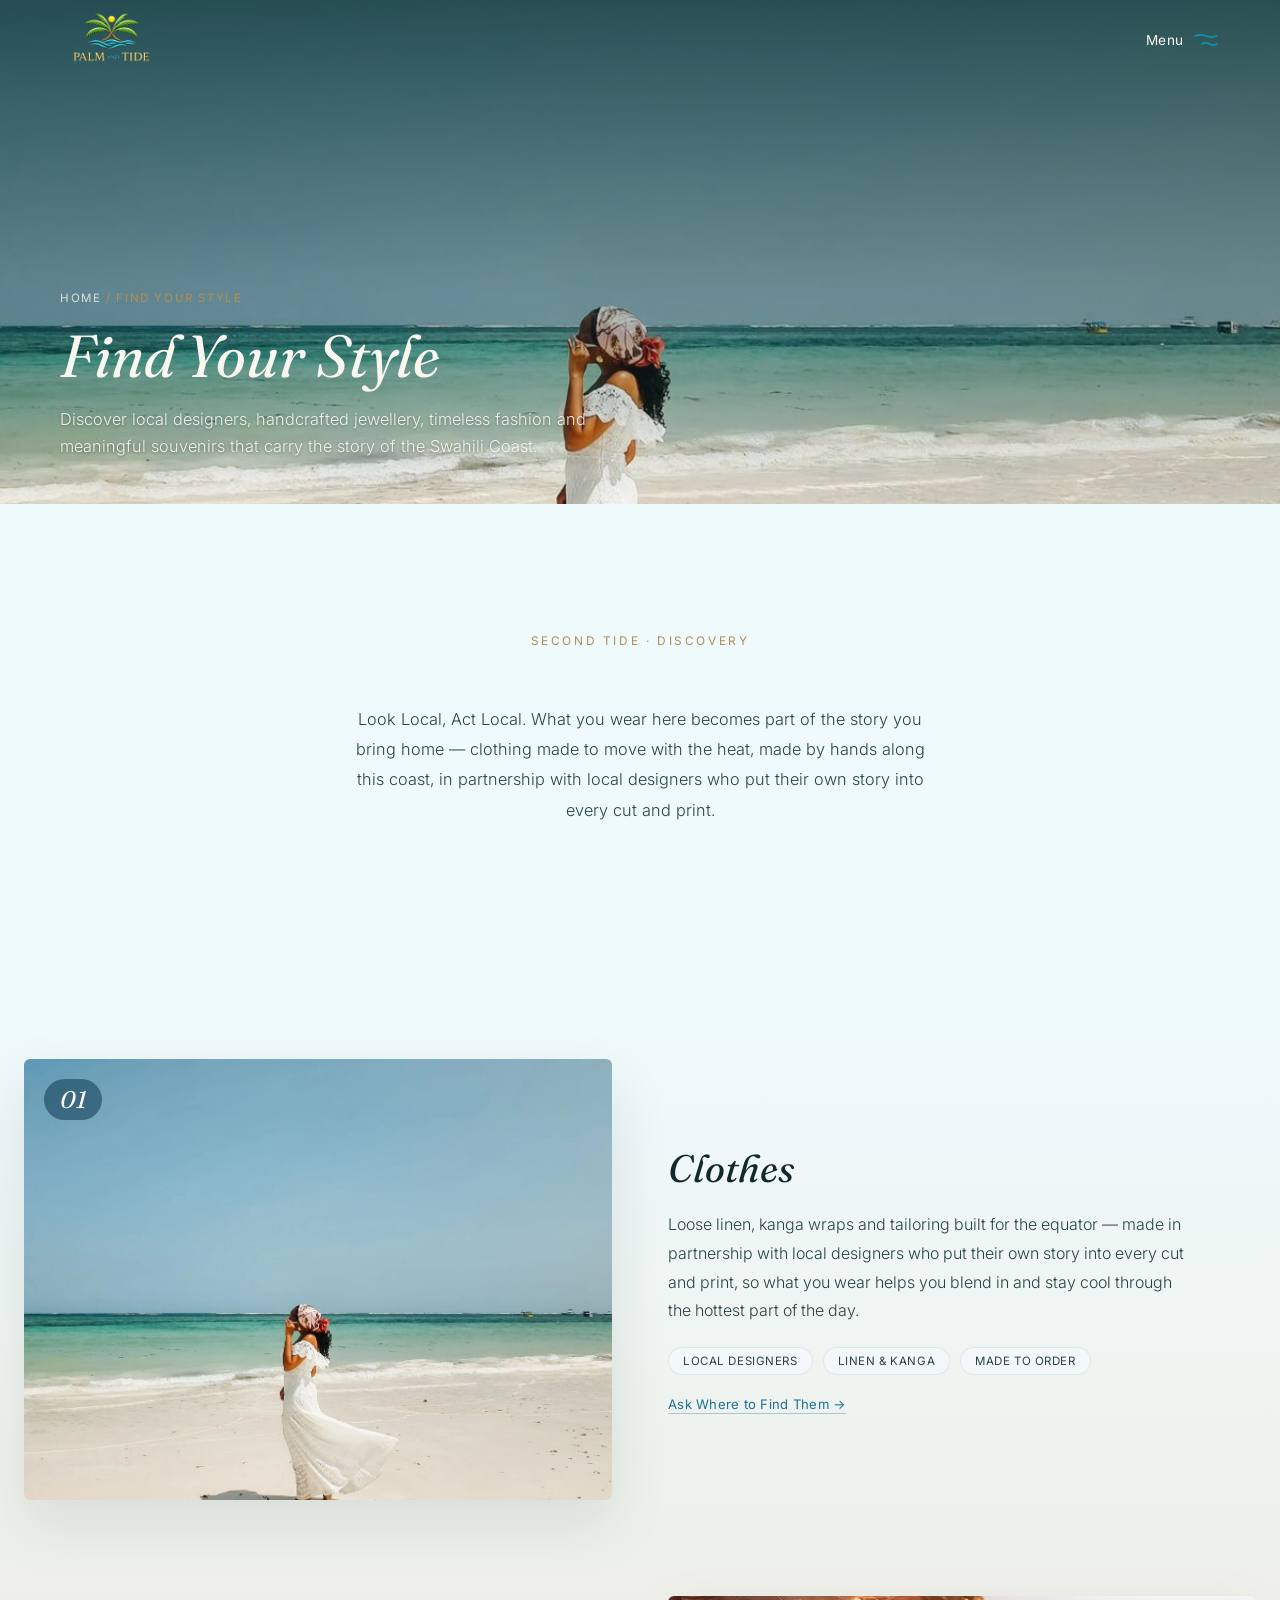
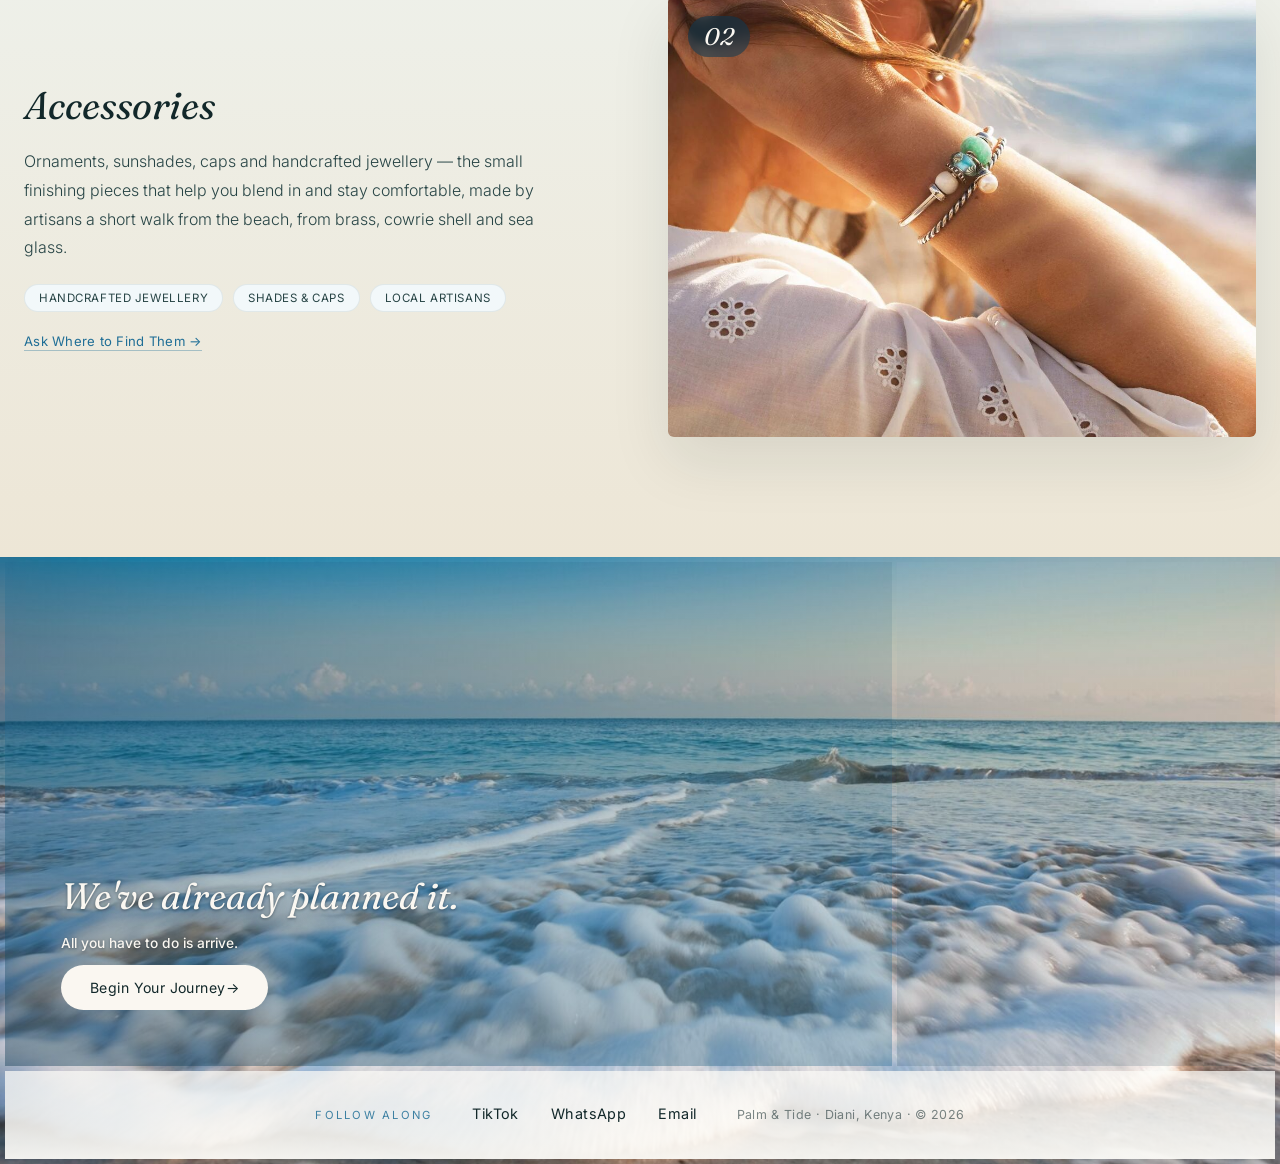
<file: find-your-style.html>
<!DOCTYPE html>
<html lang="en">
<head>
<!-- Google tag (gtag.js) -->
<script async src="https://www.googletagmanager.com/gtag/js?id=G-7PM49DMGBY"></script>
<script>
  window.dataLayer = window.dataLayer || [];
  function gtag(){dataLayer.push(arguments);}
  gtag('js', new Date());
  gtag('config', 'G-7PM49DMGBY');
</script>
<meta charset="UTF-8">
<meta name="color-scheme" content="light">
<meta name="viewport" content="width=device-width, initial-scale=1.0">
<title>Swahili Coast Fashion &amp; Local Style | Palm &amp; Tide</title>
<meta name="description" content="Explore coastal clothing, jewellery and handcrafted accessories from local designers, thoughtfully selected for Diani Beach and Kenya's Swahili Coast.">
<link rel="canonical" href="https://palmandtideexperience.com/find-your-style.html">
<meta name="robots" content="index, follow, max-image-preview:large, max-snippet:-1, max-video-preview:-1">
<meta name="theme-color" content="#0B93AC">

<meta property="og:type" content="website">
<meta property="og:site_name" content="Palm & Tide">
<meta property="og:locale" content="en_KE">
<meta property="og:title" content="Swahili Coast Fashion &amp; Local Style | Palm &amp; Tide">
<meta property="og:description" content="Explore coastal clothing, jewellery and handcrafted accessories from local designers, thoughtfully selected for Diani Beach and Kenya's Swahili Coast.">
<meta property="og:url" content="https://palmandtideexperience.com/find-your-style.html">
<meta property="og:image" content="https://palmandtideexperience.com/assets/images/og.jpg">
<meta property="og:image:width" content="1536">
<meta property="og:image:height" content="1024">
<meta property="og:image:alt" content="Coastal fashion and local style curated by Palm &amp; Tide in Diani Beach">
<meta name="twitter:card" content="summary_large_image">
<meta name="twitter:title" content="Swahili Coast Fashion &amp; Local Style | Palm &amp; Tide">
<meta name="twitter:description" content="Explore coastal clothing, jewellery and handcrafted accessories from local designers, thoughtfully selected for Diani Beach and Kenya's Swahili Coast.">
<meta name="twitter:image" content="https://palmandtideexperience.com/assets/images/og.jpg">
<meta name="twitter:image:alt" content="Coastal fashion and local style curated by Palm &amp; Tide in Diani Beach">

<link rel="icon" href="assets/images/favicon-32.png" sizes="32x32" type="image/png">
<link rel="icon" href="assets/images/favicon-16.png" sizes="16x16" type="image/png">
<link rel="icon" href="assets/images/favicon-192.png" sizes="192x192" type="image/png">
<link rel="icon" href="assets/images/favicon.ico">
<link rel="apple-touch-icon" href="assets/images/apple-touch-icon.png">
<link rel="preconnect" href="https://fonts.googleapis.com">
<link rel="preconnect" href="https://fonts.gstatic.com" crossorigin>
<link href="https://fonts.googleapis.com/css2?family=Fraunces:ital,opsz,wght@0,9..144,300;0,9..144,400;0,9..144,500;0,9..144,600;1,9..144,400;1,9..144,500&family=Inter:wght@300;400;500;600&display=swap" rel="stylesheet">
<link rel="stylesheet" href="style.css">
<link rel="stylesheet" href="style1.css">
<script type="application/ld+json">
{
  "@context": "https://schema.org",
  "@graph": [
    {
      "@type": "WebPage",
      "@id": "https://palmandtideexperience.com/find-your-style.html#webpage",
      "url": "https://palmandtideexperience.com/find-your-style.html",
      "name": "Swahili Coast Fashion & Local Style | Palm & Tide",
      "description": "Explore coastal clothing, jewellery and handcrafted accessories from local designers, thoughtfully selected for Diani Beach and Kenya's Swahili Coast.",
      "isPartOf": { "@id": "https://palmandtideexperience.com/#website" },
      "about": { "@id": "https://palmandtideexperience.com/#organization" },
      "primaryImageOfPage": { "@type": "ImageObject", "url": "https://palmandtideexperience.com/assets/images/wear.jpg" },
      "inLanguage": "en-KE"
    },
    {
      "@type": "BreadcrumbList",
      "itemListElement": [
        { "@type": "ListItem", "position": 1, "name": "Home", "item": "https://palmandtideexperience.com/" },
        { "@type": "ListItem", "position": 2, "name": "Find Your Style", "item": "https://palmandtideexperience.com/find-your-style.html" }
      ]
    }
  ]
}
</script>
</head>
<body>

<header class="site-nav" id="siteNav">
  <div class="nav-inner">
    <a href="/" class="nav-brand">
      <img class="nav-logo" src="assets/images/logo2.png" alt="Palm &amp; Tide" width="120" height="80" decoding="async">
    </a>
    <div class="nav-right">
      <button class="menu-toggle" id="menuToggle" aria-expanded="false" aria-controls="menuOverlay" aria-label="Open menu">
        <span class="menu-toggle-label">Menu</span>
        <svg class="menu-toggle-icon" width="24" height="16" viewBox="0 0 24 16" fill="none" aria-hidden="true">
          <path class="wave-line wave-line-top" d="M1,4 Q6.5,1.8 12,4 Q17.5,6.2 23,4" stroke="#0B93AC" stroke-width="1.6" stroke-linecap="round"/>
          <path class="wave-line wave-line-bottom" d="M8,12 Q11.75,9.8 15.5,12 Q19.25,14.2 23,12" stroke="#0B93AC" stroke-width="1.6" stroke-linecap="round"/>
        </svg>
      </button>
    </div>
  </div>
</header>

<div class="menu-overlay" id="menuOverlay">
  <div class="menu-scrim" id="menuScrim" aria-hidden="true"></div>
  <aside class="menu-panel" role="dialog" aria-modal="true" aria-label="Site menu">
    <nav class="menu-links menu-links-pages" aria-label="Explore our tides">
      <a href="stay-by-the-tide.html"><span>Stay</span>Stay by the Tide</a>
      <a href="follow-the-tide.html"><span>Sail</span>Follow the Tide</a>
      <a href="meet-the-coast.html"><span>Meet</span>Meet the Coast</a>
      <a href="things-to-do-in-diani.html"><span>Packages</span>Things to Do in Diani</a>
    </nav>
    <div class="menu-footer">
      <a href="/#plan" class="btn btn-journey" data-open-journey>Begin Your Journey</a>
      <p class="menu-meta">Palm &amp; Tide · Diani, Kenya</p>
    </div>
  </aside>
</div>

<section class="page-hero">
  <div class="hero-media">
    <img fetchpriority="high" class="hero-photo" src="assets/images/wear.jpg" alt="Traveller in a flowing white dress walking along Diani Beach" width="1199" height="1600" onerror="this.style.opacity=0;" decoding="async">
    <div class="hero-overlay" aria-hidden="true"></div>
  </div>
  <div class="page-hero-content">
    <p class="page-breadcrumb"><a href="/">Home</a> / Find Your Style</p>
    <h1 class="page-hero-title">Find Your Style</h1>
    <p class="page-hero-support">Discover local designers, handcrafted jewellery, timeless fashion and meaningful souvenirs that carry the story of the Swahili Coast.</p>
  </div>
</section>

<section class="detail-intro reveal-section" data-reveal>
  <div class="detail-intro-inner">
    <h2 class="section-eyebrow">Second Tide &middot; Discovery</h2>
    <p class="detail-intro-body">Look Local, Act Local. What you wear here becomes part of the story you bring home — clothing made to move with the heat, made by hands along this coast, in partnership with local designers who put their own story into every cut and print.</p>
  </div>
</section>

<section class="detail-rows">

  <div class="detail-row reveal-section" data-reveal>
    <div class="detail-row-media">
      <span class="detail-row-index">01</span>
      <img loading="lazy" decoding="async" src="assets/images/wear.jpg" alt="White coastal dress styled on Diani Beach" width="1199" height="1600" onerror="this.style.opacity=0;">
    </div>
    <div class="detail-row-copy">
      <h3>Clothes</h3>
      <p>Loose linen, kanga wraps and tailoring built for the equator — made in partnership with local designers who put their own story into every cut and print, so what you wear helps you blend in and stay cool through the hottest part of the day.</p>
      <ul class="detail-tags">
        <li>Local Designers</li>
        <li>Linen &amp; Kanga</li>
        <li>Made to Order</li>
      </ul>
      <a class="detail-row-enquire" href="https://wa.me/254700009988?text=Hi%20Palm%20%26%20Tide%2C%20I%27d%20like%20to%20know%20more%20about%20local%20coastal%20clothing." target="_blank" rel="noopener">Ask Where to Find Them &rarr;</a>
    </div>
  </div>

  <div class="detail-row reveal-section" data-reveal>
    <div class="detail-row-media">
      <span class="detail-row-index">02</span>
      <img loading="lazy" decoding="async" src="assets/images/mzungu.jpg" alt="Handcrafted bracelets worn beside the ocean on Kenya's Swahili Coast" width="1095" height="1200" onerror="this.style.opacity=0;">
    </div>
    <div class="detail-row-copy">
      <h3>Accessories</h3>
      <p>Ornaments, sunshades, caps and handcrafted jewellery — the small finishing pieces that help you blend in and stay comfortable, made by artisans a short walk from the beach, from brass, cowrie shell and sea glass.</p>
      <ul class="detail-tags">
        <li>Handcrafted Jewellery</li>
        <li>Shades &amp; Caps</li>
        <li>Local Artisans</li>
      </ul>
      <a class="detail-row-enquire" href="https://wa.me/254700009988?text=Hi%20Palm%20%26%20Tide%2C%20I%27d%20like%20to%20know%20more%20about%20coastal%20accessories." target="_blank" rel="noopener">Ask Where to Find Them &rarr;</a>
    </div>
  </div>

</section>

<section class="reef reveal-section" id="plan" data-reveal>
  <div class="reef-photo" role="img" aria-label="Sea foam washing onto the shore, Diani, Kenya"></div>
  <div class="reef-grid">
    <div class="reef-block reef-block-cta">
      <h3 class="reef-cta-title">We've already planned it.</h3>
      <p class="reef-cta-package">All you have to do is arrive.</p>
      <a href="/#plan" class="btn btn-journey" data-open-journey>Begin Your Journey <span aria-hidden="true">&rarr;</span></a>
    </div>
    <div class="reef-block reef-block-blank" aria-hidden="true"></div>
    <div class="reef-block reef-block-social">
      <span class="reef-social-label">Follow Along</span>
      <nav class="reef-social-links">
        <a href="https://www.tiktok.com/@palmtideexperience?_r=1&amp;_t=ZS-988kCqxU9B6" target="_blank" rel="noopener">TikTok</a>
        <a href="https://wa.me/254700009988" target="_blank" rel="noopener">WhatsApp</a>
        <a href="mailto:hello.palmtides@gmail.com">Email</a>
      </nav>
      <p class="footer-meta">Palm &amp; Tide · Diani, Kenya · &copy; <span id="footerYear"></span></p>
    </div>
  </div>
</section>

<!-- ================================================================
     BEGIN YOUR JOURNEY — 3-Step Modal
     ================================================================ -->
<div class="journey-modal-overlay" id="journeyModal" aria-hidden="true">
  <div class="journey-modal" role="dialog" aria-modal="true" aria-labelledby="journeyModalTitle">
    
    <!-- Close button -->
    <button class="journey-modal-close" id="journeyModalClose" aria-label="Close modal">
      <svg viewBox="0 0 24 24" width="20" height="20" stroke="currentColor" stroke-width="1.5" fill="none" stroke-linecap="round">
        <path d="M18 6L6 18M6 6l12 12"/>
      </svg>
    </button>

    <!-- Progress indicator -->
    <div class="journey-progress" aria-hidden="true">
      <div class="journey-progress-step is-active" data-progress="1">
        <span class="progress-dot"></span>
        <span class="progress-label">About You</span>
      </div>
      <div class="journey-progress-line"></div>
      <div class="journey-progress-step" data-progress="2">
        <span class="progress-dot"></span>
        <span class="progress-label">Your Journey</span>
      </div>
      <div class="journey-progress-line"></div>
      <div class="journey-progress-step" data-progress="3">
        <span class="progress-dot"></span>
        <span class="progress-label">Confirm</span>
      </div>
    </div>

    <form id="journeyForm" action="https://formspree.io/f/xlgqjpny" method="POST">
      
      <!-- ============ STEP 1: Basic Information ============ -->
      <div class="journey-step is-active" data-step="1">
        <h2 class="journey-step-title" id="journeyModalTitle">Tell Us About Yourself</h2>
        <p class="journey-step-subtitle">This helps us tailor your package more exclusively.</p>
        
        <div class="journey-field-group">
          <div class="journey-field">
            <label for="fullName">Full Name *</label>
            <input type="text" id="fullName" name="fullName" placeholder="e.g. Sarah Williams" required>
          </div>
          
          <div class="journey-field">
            <label for="email">Email Address *</label>
            <input type="email" id="email" name="email" placeholder="sarah@example.com" required>
          </div>
          
          <div class="journey-field">
            <label for="phone">Phone Number (with country code) *</label>
            <input type="tel" id="phone" name="phone" placeholder="e.g. +254 712 345 678" required>
          </div>
          
          <div class="journey-field-row">
            <div class="journey-field journey-field-half">
              <label for="numPeople">Number of People *</label>
              <select id="numPeople" name="numPeople" required>
                <option value="" disabled selected>Select</option>
                <option value="1">Just Me</option>
                <option value="2">2 People</option>
                <option value="3">3 People</option>
                <option value="4">4 People</option>
                <option value="5">5 People</option>
                <option value="6+">6+ People</option>
              </select>
            </div>
            
            <div class="journey-field journey-field-half">
              <label for="numDays">How Many Days? *</label>
              <select id="numDays" name="numDays" required>
                <option value="" disabled selected>Select</option>
                <option value="1-2">1–2 Days</option>
                <option value="3-4">3–4 Days</option>
                <option value="5">5 Days (Full Week Coastal)</option>
                <option value="6-7">6–7 Days</option>
                <option value="8+">8+ Days</option>
              </select>
            </div>
          </div>
        </div>

        <div class="journey-step-actions">
          <button type="button" class="btn journey-btn-next" data-next="2">Continue →</button>
        </div>
      </div>

      <!-- ============ STEP 2: Journey Preferences ============ -->
      <div class="journey-step" data-step="2">
        <h2 class="journey-step-title">Your Journey Preferences</h2>
        <p class="journey-step-subtitle">Tell us what moves you. We'll handle the rest.</p>
        
        <div class="journey-field-group">
          
          <!-- Package selection -->
          <div class="journey-field">
            <label>Which package speaks to what you're planning? *</label>
            <div class="journey-package-options">
              <label class="journey-package-option">
                <input type="radio" name="packageInterest" value="The 3-Day Diani Escape" required>
                <span class="package-option-card">
                  <span class="package-option-name">The 3-Day Diani Escape</span>
                  <span class="package-option-desc">For limited time. Perfect for long weekends and short coastal getaways.</span>
                </span>
              </label>
              <label class="journey-package-option is-featured">
                <input type="radio" name="packageInterest" value="The 5-Day Diani Adventure">
                <span class="package-option-card">
                  <span class="package-option-badge">★ Signature Package</span>
                  <span class="package-option-name">The 5-Day Diani Adventure</span>
                  <span class="package-option-desc">Our signature journey — what we recommend to most first-time visitors.</span>
                </span>
              </label>
              <label class="journey-package-option">
                <input type="radio" name="packageInterest" value="The 7-Day Diani Immersion">
                <span class="package-option-card">
                  <span class="package-option-name">The 7-Day Diani Immersion</span>
                  <span class="package-option-desc">For travellers who want to slow down and enjoy Diani at a relaxed pace.</span>
                </span>
              </label>
              <label class="journey-package-option">
                <input type="radio" name="packageInterest" value="Family Journeys">
                <span class="package-option-card">
                  <span class="package-option-name">Family Journeys</span>
                  <span class="package-option-desc">Actually planned around children and parents — not just extra beds.</span>
                </span>
              </label>
              <label class="journey-package-option">
                <input type="radio" name="packageInterest" value="Team Building">
                <span class="package-option-card">
                  <span class="package-option-name">Team Building</span>
                  <span class="package-option-desc">Group retreats built for teams, not tourists.</span>
                </span>
              </label>
              <label class="journey-package-option">
                <input type="radio" name="packageInterest" value="Romantic Escape">
                <span class="package-option-card">
                  <span class="package-option-name">Romantic Escape</span>
                  <span class="package-option-desc">Reconnect, relax, celebrate — just the two of you.</span>
                </span>
              </label>
            </div>
          </div>

          <!-- Accommodation preference -->
          <div class="journey-field" id="accommodationField">
            <label>Which stay would you prefer? <span class="field-hint">(Pick one, or let us recommend)</span></label>
            <div class="journey-package-options">
              <label class="journey-package-option">
                <input type="radio" name="accommodationType" value="Private Pool Villa">
                <span class="package-option-card">
                  <span class="package-option-name">Private Pool Villa</span>
                  <span class="package-option-desc">Private villa, private pool, garden — from $170/night.</span>
                </span>
              </label>
              <label class="journey-package-option">
                <input type="radio" name="accommodationType" value="Modern Coastal Suites">
                <span class="package-option-card">
                  <span class="package-option-name">Modern Coastal Suites</span>
                  <span class="package-option-desc">Self-catering, stylish, close to the beach — from $43/night.</span>
                </span>
              </label>
              <label class="journey-package-option">
                <input type="radio" name="accommodationType" value="Tropical Garden Cottages">
                <span class="package-option-card">
                  <span class="package-option-name">Tropical Garden Cottages</span>
                  <span class="package-option-desc">Peaceful cottages in tropical greenery — from $50/night.</span>
                </span>
              </label>
              <label class="journey-package-option">
                <input type="radio" name="accommodationType" value="Beachfront Resort">
                <span class="package-option-card">
                  <span class="package-option-name">Beachfront Resort</span>
                  <span class="package-option-desc">Full-service resort, direct beach access — from $70/night.</span>
                </span>
              </label>
              <label class="journey-package-option">
                <input type="radio" name="accommodationType" value="Beachfront Apartments">
                <span class="package-option-card">
                  <span class="package-option-name">Beachfront Apartments</span>
                  <span class="package-option-desc">Self-catering apartment living on the beach — from $46/night.</span>
                </span>
              </label>
              <label class="journey-package-option is-featured">
                <input type="radio" name="accommodationType" value="Not sure — recommend one" checked>
                <span class="package-option-card">
                  <span class="package-option-name">Not Sure Yet</span>
                  <span class="package-option-desc">Recommend one for us, or we already have our own stay sorted.</span>
                </span>
              </label>
            </div>
          </div>

          <div class="journey-field">
            <label>Do you want help finding what to wear? <span class="field-hint">(Coastal fashion & accessories)</span></label>
            <div class="journey-toggle-group">
              <label class="journey-toggle">
                <input type="radio" name="needStyle" value="Yes">
                <span>Yes, style me</span>
              </label>
              <label class="journey-toggle">
                <input type="radio" name="needStyle" value="No" checked>
                <span>No, thank you</span>
              </label>
            </div>
          </div>

          <div class="journey-field">
            <label>Are you into water sports? <span class="field-hint">(Snorkelling, diving, kayaking)</span></label>
            <div class="journey-toggle-group">
              <label class="journey-toggle">
                <input type="radio" name="waterSports" value="Yes">
                <span>Absolutely</span>
              </label>
              <label class="journey-toggle">
                <input type="radio" name="waterSports" value="No" checked>
                <span>Not really</span>
              </label>
            </div>
          </div>

          <div class="journey-field">
            <label>Wanna ride an E-bike as you meet the native coastal people?</label>
            <div class="journey-toggle-group">
              <label class="journey-toggle">
                <input type="radio" name="ebikeInterest" value="Yes">
                <span>Sounds amazing</span>
              </label>
              <label class="journey-toggle">
                <input type="radio" name="ebikeInterest" value="No" checked>
                <span>Maybe another time</span>
              </label>
            </div>
          </div>

          <!-- Additional notes -->
          <div class="journey-field">
            <label for="specialRequests">Anything else we should know?</label>
            <textarea id="specialRequests" name="specialRequests" rows="3" placeholder="Dietary needs, accessibility requirements, special occasions, or anything else on your mind..."></textarea>
          </div>
        </div>

        <div class="journey-step-actions">
          <button type="button" class="btn journey-btn-back" data-back="1">← Back</button>
          <button type="button" class="btn journey-btn-next" data-next="3">Review →</button>
        </div>
      </div>

      <!-- ============ STEP 3: Confirm & Submit ============ -->
      <div class="journey-step" data-step="3">
        <h2 class="journey-step-title">Almost There</h2>
        <p class="journey-step-subtitle">Review your details and we'll get back to you with a tailored quotation within 24 hours.</p>
        
        <div class="journey-summary" id="journeySummary">
          <!-- Dynamically filled by JS -->
        </div>

        <p class="journey-assurance">
          <svg viewBox="0 0 16 16" width="14" height="14" fill="none" stroke="currentColor" stroke-width="1.5"><path d="M2 8l4 4 8-8"/></svg>
          We'll get back to you with a personalised quotation. No spam, ever.
        </p>

        <!-- Hidden honeypot for spam protection -->
        <input type="text" name="_gotcha" style="display:none">
        
        <!-- Redirect after submission -->
        <input type="hidden" name="_subject" value="New Journey Request — Palm & Tide">
        <input type="hidden" name="_next" value="">

        <div class="journey-step-actions">
          <button type="button" class="btn journey-btn-back" data-back="2">← Back</button>
          <button type="submit" class="btn journey-btn-submit" id="journeySubmit">
            <span class="submit-text">Send & Receive Your Quotation</span>
            <span class="submit-spinner" aria-hidden="true"></span>
          </button>
        </div>
      </div>

    </form>

    <!-- Success state (hidden by default) -->
    <div class="journey-success" id="journeySuccess" aria-hidden="true">
      <div class="journey-success-icon">
        <svg viewBox="0 0 48 48" width="48" height="48" fill="none" stroke="var(--brass)" stroke-width="1.5">
          <circle cx="24" cy="24" r="22"/>
          <path d="M14 24l7 7 13-13" stroke-linecap="round" stroke-linejoin="round"/>
        </svg>
      </div>
      <h2 class="journey-step-title">Thank You</h2>
      <p class="journey-step-subtitle">Your journey has already begun. We'll curate something special and get back to you with a quotation within 24 hours.</p>
      <button class="btn journey-btn-close-success">Close</button>
    </div>

  </div>
</div>

<script src="script.js"></script>
</body>
</html>
</file>
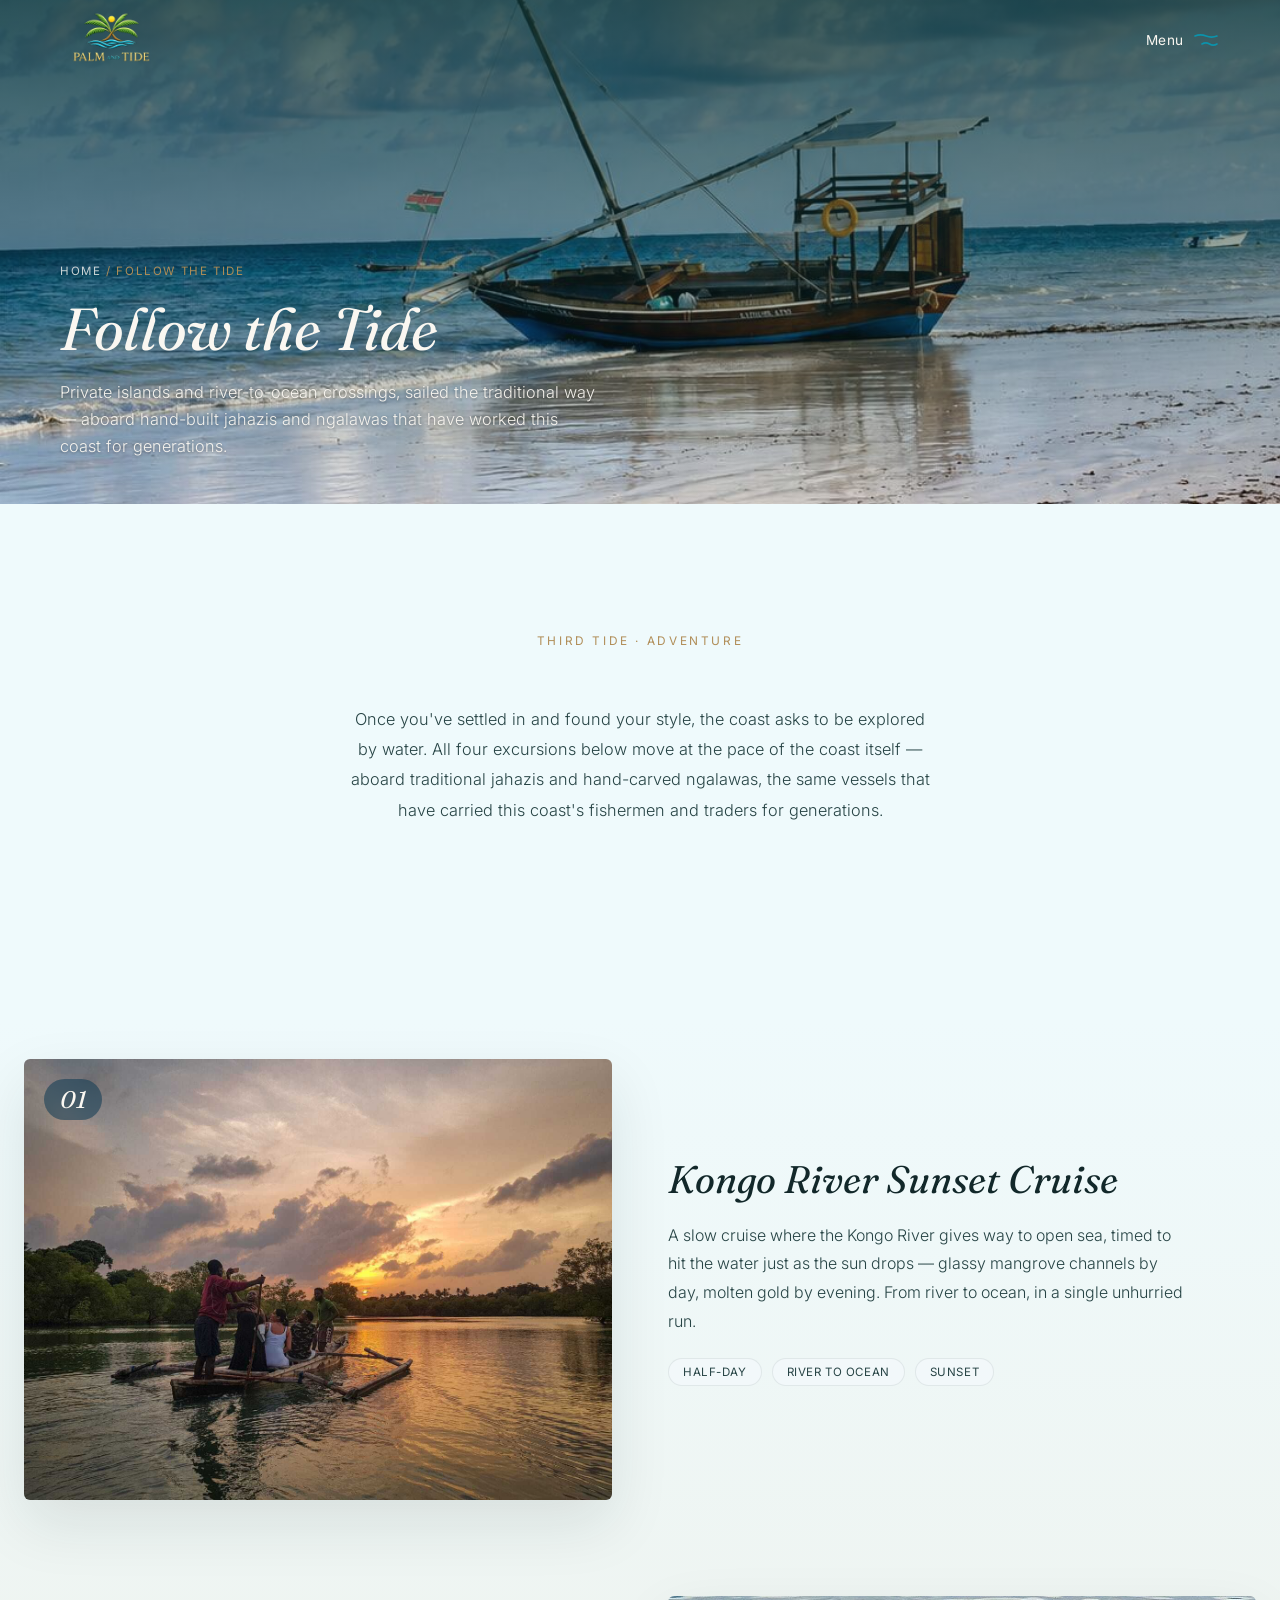
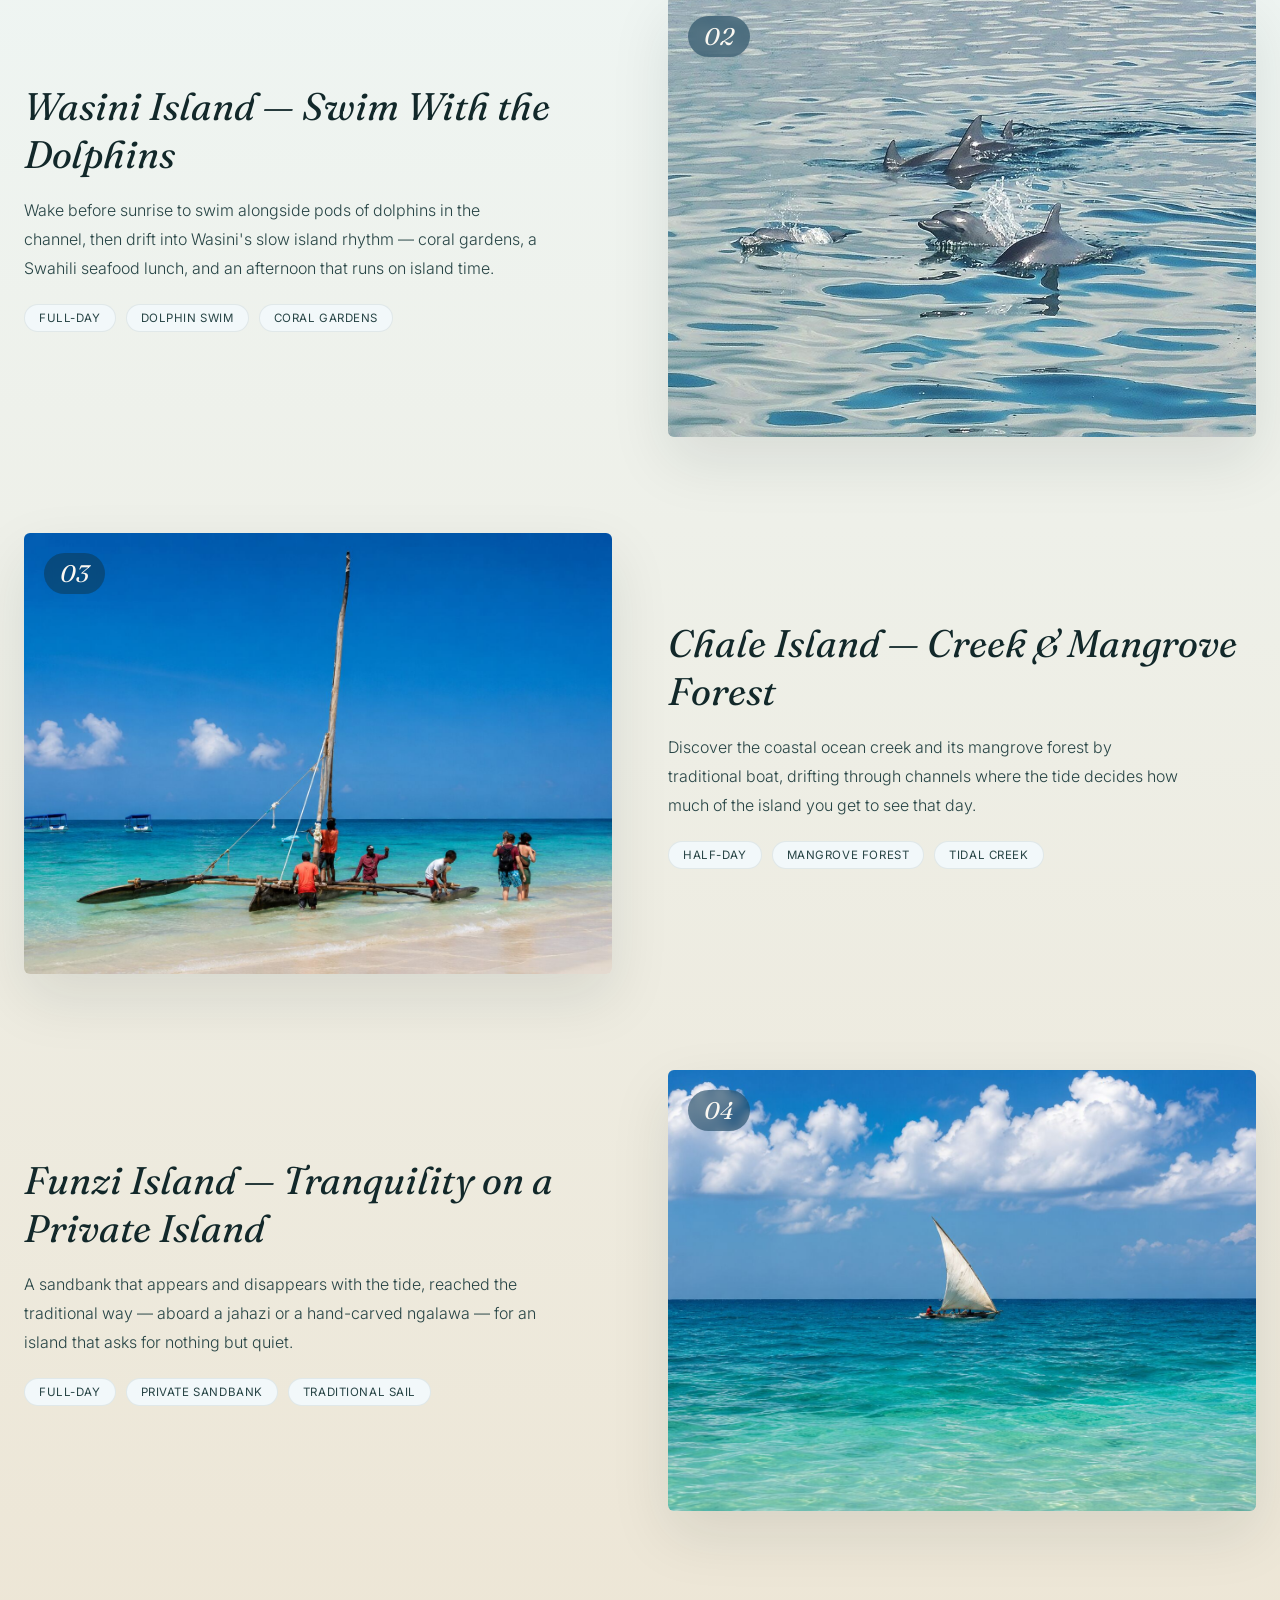
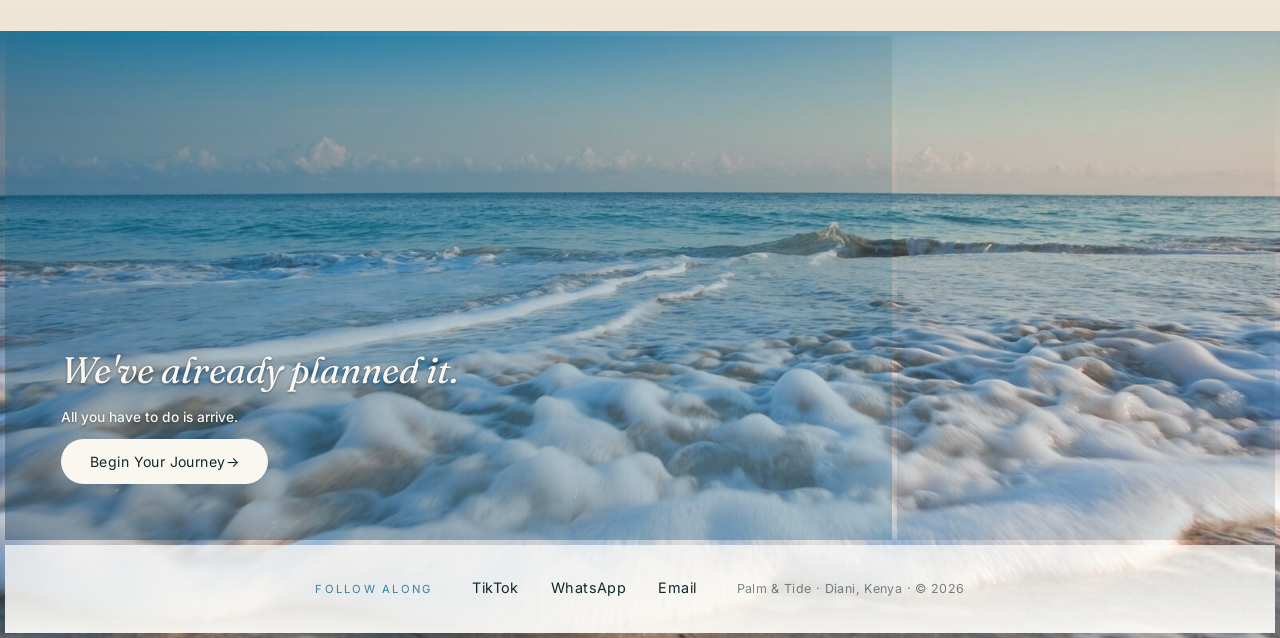
<file: follow-the-tide.html>
<!DOCTYPE html>
<html lang="en">
<head>
<!-- Google tag (gtag.js) -->
<script async src="https://www.googletagmanager.com/gtag/js?id=G-7PM49DMGBY"></script>
<script>
  window.dataLayer = window.dataLayer || [];
  function gtag(){dataLayer.push(arguments);}
  gtag('js', new Date());
  gtag('config', 'G-7PM49DMGBY');
</script>
<meta charset="UTF-8">
<meta name="color-scheme" content="light">
<meta name="viewport" content="width=device-width, initial-scale=1.0">
<title>Diani Beach Boat Tours &amp; Island Trips | Palm &amp; Tide</title>
<meta name="description" content="Explore Diani's coast by traditional dhow: Kongo River sunsets, Wasini dolphins, Chale mangroves and Funzi Island trips curated by Palm &amp; Tide.">
<link rel="canonical" href="https://palmandtideexperience.com/follow-the-tide.html">
<meta name="robots" content="index, follow, max-image-preview:large, max-snippet:-1, max-video-preview:-1">
<meta name="theme-color" content="#0B93AC">

<meta property="og:type" content="website">
<meta property="og:site_name" content="Palm & Tide">
<meta property="og:locale" content="en_KE">
<meta property="og:title" content="Diani Beach Boat Tours &amp; Island Trips | Palm &amp; Tide">
<meta property="og:description" content="Explore Diani's coast by traditional dhow: Kongo River sunsets, Wasini dolphins, Chale mangroves and Funzi Island trips curated by Palm &amp; Tide.">
<meta property="og:url" content="https://palmandtideexperience.com/follow-the-tide.html">
<meta property="og:image" content="https://palmandtideexperience.com/assets/images/og.jpg">
<meta property="og:image:width" content="1536">
<meta property="og:image:height" content="1024">
<meta property="og:image:alt" content="Traditional dhow and coastal excursions near Diani Beach, Kenya">
<meta name="twitter:card" content="summary_large_image">
<meta name="twitter:title" content="Diani Beach Boat Tours &amp; Island Trips | Palm &amp; Tide">
<meta name="twitter:description" content="Explore Diani's coast by traditional dhow: Kongo River sunsets, Wasini dolphins, Chale mangroves and Funzi Island trips curated by Palm &amp; Tide.">
<meta name="twitter:image" content="https://palmandtideexperience.com/assets/images/og.jpg">
<meta name="twitter:image:alt" content="Traditional dhow and coastal excursions near Diani Beach, Kenya">

<link rel="icon" href="assets/images/favicon-32.png" sizes="32x32" type="image/png">
<link rel="icon" href="assets/images/favicon-16.png" sizes="16x16" type="image/png">
<link rel="icon" href="assets/images/favicon-192.png" sizes="192x192" type="image/png">
<link rel="icon" href="assets/images/favicon.ico">
<link rel="apple-touch-icon" href="assets/images/apple-touch-icon.png">
<link rel="preconnect" href="https://fonts.googleapis.com">
<link rel="preconnect" href="https://fonts.gstatic.com" crossorigin>
<link href="https://fonts.googleapis.com/css2?family=Fraunces:ital,opsz,wght@0,9..144,300;0,9..144,400;0,9..144,500;0,9..144,600;1,9..144,400;1,9..144,500&family=Inter:wght@300;400;500;600&display=swap" rel="stylesheet">
<link rel="stylesheet" href="style.css">
<link rel="stylesheet" href="style1.css">
<script type="application/ld+json">
{
  "@context": "https://schema.org",
  "@graph": [
    {
      "@type": "WebPage",
      "@id": "https://palmandtideexperience.com/follow-the-tide.html#webpage",
      "url": "https://palmandtideexperience.com/follow-the-tide.html",
      "name": "Diani Beach Boat Tours & Island Trips | Palm & Tide",
      "description": "Explore Diani's coast by traditional dhow: Kongo River sunsets, Wasini dolphins, Chale mangroves and Funzi Island trips curated by Palm & Tide.",
      "isPartOf": { "@id": "https://palmandtideexperience.com/#website" },
      "about": { "@id": "https://palmandtideexperience.com/#organization" },
      "primaryImageOfPage": { "@type": "ImageObject", "url": "https://palmandtideexperience.com/assets/images/jahazi2.jpg" },
      "inLanguage": "en-KE"
    },
    {
      "@type": "BreadcrumbList",
      "itemListElement": [
        { "@type": "ListItem", "position": 1, "name": "Home", "item": "https://palmandtideexperience.com/" },
        { "@type": "ListItem", "position": 2, "name": "Diani Beach Boat Tours", "item": "https://palmandtideexperience.com/follow-the-tide.html" }
      ]
    }
  ]
}
</script>
</head>
<body>

<header class="site-nav" id="siteNav">
  <div class="nav-inner">
    <a href="/" class="nav-brand">
      <img class="nav-logo" src="assets/images/logo2.png" alt="Palm &amp; Tide" width="120" height="80" decoding="async">
    </a>
    <div class="nav-right">
      <button class="menu-toggle" id="menuToggle" aria-expanded="false" aria-controls="menuOverlay" aria-label="Open menu">
        <span class="menu-toggle-label">Menu</span>
        <svg class="menu-toggle-icon" width="24" height="16" viewBox="0 0 24 16" fill="none" aria-hidden="true">
          <path class="wave-line wave-line-top" d="M1,4 Q6.5,1.8 12,4 Q17.5,6.2 23,4" stroke="#0B93AC" stroke-width="1.6" stroke-linecap="round"/>
          <path class="wave-line wave-line-bottom" d="M8,12 Q11.75,9.8 15.5,12 Q19.25,14.2 23,12" stroke="#0B93AC" stroke-width="1.6" stroke-linecap="round"/>
        </svg>
      </button>
    </div>
  </div>
</header>

<div class="menu-overlay" id="menuOverlay">
  <div class="menu-scrim" id="menuScrim" aria-hidden="true"></div>
  <aside class="menu-panel" role="dialog" aria-modal="true" aria-label="Site menu">
    <nav class="menu-links menu-links-pages" aria-label="Explore our tides">
      <a href="stay-by-the-tide.html"><span>Stay</span>Stay by the Tide</a>
      <a href="find-your-style.html"><span>Style</span>Find Your Style</a>
      <a href="meet-the-coast.html"><span>Meet</span>Meet the Coast</a>
      <a href="things-to-do-in-diani.html"><span>Packages</span>Things to Do in Diani</a>
    </nav>
    <div class="menu-footer">
      <a href="/#plan" class="btn btn-journey" data-open-journey>Begin Your Journey</a>
      <p class="menu-meta">Palm &amp; Tide · Diani, Kenya</p>
    </div>
  </aside>
</div>

<section class="page-hero">
  <div class="hero-media">
    <img fetchpriority="high" class="hero-photo" src="assets/images/jahazi2.jpg" alt="Traditional fishing dhow resting on the shoreline near Diani Beach, Kenya" width="1086" height="1448" onerror="this.style.opacity=0;" decoding="async">
    <div class="hero-overlay" aria-hidden="true"></div>
  </div>
  <div class="page-hero-content">
    <p class="page-breadcrumb"><a href="/">Home</a> / Follow the Tide</p>
    <h1 class="page-hero-title">Follow the Tide</h1>
    <p class="page-hero-support">Private islands and river-to-ocean crossings, sailed the traditional way — aboard hand-built jahazis and ngalawas that have worked this coast for generations.</p>
  </div>
</section>

<section class="detail-intro reveal-section" data-reveal>
  <div class="detail-intro-inner">
    <h2 class="section-eyebrow">Third Tide &middot; Adventure</h2>
    <p class="detail-intro-body">Once you've settled in and found your style, the coast asks to be explored by water. All four excursions below move at the pace of the coast itself — aboard traditional jahazis and hand-carved ngalawas, the same vessels that have carried this coast's fishermen and traders for generations.</p>
  </div>
</section>

<section class="detail-rows">

  <div class="detail-row reveal-section" data-reveal>
    <div class="detail-row-media">
      <span class="detail-row-index">01</span>
      <img loading="lazy" decoding="async" src="assets/images/kongo-cruise.jpg" alt="Guests taking a traditional boat cruise on the Kongo River at sunset" width="1280" height="960" onerror="this.style.opacity=0;">
    </div>
    <div class="detail-row-copy">
      <h3>Kongo River Sunset Cruise</h3>
      <p>A slow cruise where the Kongo River gives way to open sea, timed to hit the water just as the sun drops &mdash; glassy mangrove channels by day, molten gold by evening. From river to ocean, in a single unhurried run.</p>
      <ul class="detail-tags">
        <li>Half-day</li>
        <li>River to Ocean</li>
        <li>Sunset</li>
      </ul>
    </div>
  </div>

  <div class="detail-row reveal-section" data-reveal>
    <div class="detail-row-media">
      <span class="detail-row-index">02</span>
      <img loading="lazy" decoding="async" src="assets/images/dolphine.jpg" alt="A pod of dolphins swimming near Wasini Island, Kenya" width="1024" height="704" onerror="this.style.opacity=0;">
    </div>
    <div class="detail-row-copy">
      <h3>Wasini Island &mdash; Swim With the Dolphins</h3>
      <p>Wake before sunrise to swim alongside pods of dolphins in the channel, then drift into Wasini's slow island rhythm &mdash; coral gardens, a Swahili seafood lunch, and an afternoon that runs on island time.</p>
      <ul class="detail-tags">
        <li>Full-day</li>
        <li>Dolphin Swim</li>
        <li>Coral Gardens</li>
      </ul>
    </div>
  </div>

  <div class="detail-row reveal-section" data-reveal>
    <div class="detail-row-media">
      <span class="detail-row-index">03</span>
      <img loading="lazy" decoding="async" src="assets/images/funzi.jpg" alt="Traditional ngalawa boat pulled onto a white-sand beach on Kenya's coast" width="1536" height="1024" onerror="this.style.opacity=0;">
    </div>
    <div class="detail-row-copy">
      <h3>Chale Island &mdash; Creek &amp; Mangrove Forest</h3>
      <p>Discover the coastal ocean creek and its mangrove forest by traditional boat, drifting through channels where the tide decides how much of the island you get to see that day.</p>
      <ul class="detail-tags">
        <li>Half-day</li>
        <li>Mangrove Forest</li>
        <li>Tidal Creek</li>
      </ul>
    </div>
  </div>

  <div class="detail-row reveal-section" data-reveal>
    <div class="detail-row-media">
      <span class="detail-row-index">04</span>
      <img loading="lazy" decoding="async" src="assets/images/ngalawa.jpg" alt="White-sailed ngalawa crossing turquoise water near Kenya's southern coast" width="1536" height="1024" onerror="this.style.opacity=0;">
    </div>
    <div class="detail-row-copy">
      <h3>Funzi Island &mdash; Tranquility on a Private Island</h3>
      <p>A sandbank that appears and disappears with the tide, reached the traditional way &mdash; aboard a jahazi or a hand-carved ngalawa &mdash; for an island that asks for nothing but quiet.</p>
      <ul class="detail-tags">
        <li>Full-day</li>
        <li>Private Sandbank</li>
        <li>Traditional Sail</li>
      </ul>
    </div>
  </div>

</section>

<section class="reef reveal-section" id="plan" data-reveal>
  <div class="reef-photo" role="img" aria-label="Sea foam washing onto the shore, Diani, Kenya"></div>
  <div class="reef-grid">
    <div class="reef-block reef-block-cta">
      <h3 class="reef-cta-title">We've already planned it.</h3>
      <p class="reef-cta-package">All you have to do is arrive.</p>
      <a href="/#plan" class="btn btn-journey" data-open-journey>Begin Your Journey <span aria-hidden="true">&rarr;</span></a>
    </div>
    <div class="reef-block reef-block-blank" aria-hidden="true"></div>
    <div class="reef-block reef-block-social">
      <span class="reef-social-label">Follow Along</span>
      <nav class="reef-social-links">
        <a href="https://www.tiktok.com/@palmtideexperience?_r=1&amp;_t=ZS-988kCqxU9B6" target="_blank" rel="noopener">TikTok</a>
        <a href="https://wa.me/254700009988" target="_blank" rel="noopener">WhatsApp</a>
        <a href="mailto:hello.palmtides@gmail.com">Email</a>
      </nav>
      <p class="footer-meta">Palm &amp; Tide · Diani, Kenya · &copy; <span id="footerYear"></span></p>
    </div>
  </div>
</section>

<!-- ================================================================
     BEGIN YOUR JOURNEY — 3-Step Modal
     ================================================================ -->
<div class="journey-modal-overlay" id="journeyModal" aria-hidden="true">
  <div class="journey-modal" role="dialog" aria-modal="true" aria-labelledby="journeyModalTitle">
    
    <!-- Close button -->
    <button class="journey-modal-close" id="journeyModalClose" aria-label="Close modal">
      <svg viewBox="0 0 24 24" width="20" height="20" stroke="currentColor" stroke-width="1.5" fill="none" stroke-linecap="round">
        <path d="M18 6L6 18M6 6l12 12"/>
      </svg>
    </button>

    <!-- Progress indicator -->
    <div class="journey-progress" aria-hidden="true">
      <div class="journey-progress-step is-active" data-progress="1">
        <span class="progress-dot"></span>
        <span class="progress-label">About You</span>
      </div>
      <div class="journey-progress-line"></div>
      <div class="journey-progress-step" data-progress="2">
        <span class="progress-dot"></span>
        <span class="progress-label">Your Journey</span>
      </div>
      <div class="journey-progress-line"></div>
      <div class="journey-progress-step" data-progress="3">
        <span class="progress-dot"></span>
        <span class="progress-label">Confirm</span>
      </div>
    </div>

    <form id="journeyForm" action="https://formspree.io/f/xlgqjpny" method="POST">
      
      <!-- ============ STEP 1: Basic Information ============ -->
      <div class="journey-step is-active" data-step="1">
        <h2 class="journey-step-title" id="journeyModalTitle">Tell Us About Yourself</h2>
        <p class="journey-step-subtitle">This helps us tailor your package more exclusively.</p>
        
        <div class="journey-field-group">
          <div class="journey-field">
            <label for="fullName">Full Name *</label>
            <input type="text" id="fullName" name="fullName" placeholder="e.g. Sarah Williams" required>
          </div>
          
          <div class="journey-field">
            <label for="email">Email Address *</label>
            <input type="email" id="email" name="email" placeholder="sarah@example.com" required>
          </div>
          
          <div class="journey-field">
            <label for="phone">Phone Number (with country code) *</label>
            <input type="tel" id="phone" name="phone" placeholder="e.g. +254 712 345 678" required>
          </div>
          
          <div class="journey-field-row">
            <div class="journey-field journey-field-half">
              <label for="numPeople">Number of People *</label>
              <select id="numPeople" name="numPeople" required>
                <option value="" disabled selected>Select</option>
                <option value="1">Just Me</option>
                <option value="2">2 People</option>
                <option value="3">3 People</option>
                <option value="4">4 People</option>
                <option value="5">5 People</option>
                <option value="6+">6+ People</option>
              </select>
            </div>
            
            <div class="journey-field journey-field-half">
              <label for="numDays">How Many Days? *</label>
              <select id="numDays" name="numDays" required>
                <option value="" disabled selected>Select</option>
                <option value="1-2">1–2 Days</option>
                <option value="3-4">3–4 Days</option>
                <option value="5">5 Days (Full Week Coastal)</option>
                <option value="6-7">6–7 Days</option>
                <option value="8+">8+ Days</option>
              </select>
            </div>
          </div>
        </div>

        <div class="journey-step-actions">
          <button type="button" class="btn journey-btn-next" data-next="2">Continue →</button>
        </div>
      </div>

      <!-- ============ STEP 2: Journey Preferences ============ -->
      <div class="journey-step" data-step="2">
        <h2 class="journey-step-title">Your Journey Preferences</h2>
        <p class="journey-step-subtitle">Tell us what moves you. We'll handle the rest.</p>
        
        <div class="journey-field-group">
          
          <!-- Package selection -->
          <div class="journey-field">
            <label>Which package speaks to what you're planning? *</label>
            <div class="journey-package-options">
              <label class="journey-package-option">
                <input type="radio" name="packageInterest" value="The 3-Day Diani Escape" required>
                <span class="package-option-card">
                  <span class="package-option-name">The 3-Day Diani Escape</span>
                  <span class="package-option-desc">For limited time. Perfect for long weekends and short coastal getaways.</span>
                </span>
              </label>
              <label class="journey-package-option is-featured">
                <input type="radio" name="packageInterest" value="The 5-Day Diani Adventure">
                <span class="package-option-card">
                  <span class="package-option-badge">★ Signature Package</span>
                  <span class="package-option-name">The 5-Day Diani Adventure</span>
                  <span class="package-option-desc">Our signature journey — what we recommend to most first-time visitors.</span>
                </span>
              </label>
              <label class="journey-package-option">
                <input type="radio" name="packageInterest" value="The 7-Day Diani Immersion">
                <span class="package-option-card">
                  <span class="package-option-name">The 7-Day Diani Immersion</span>
                  <span class="package-option-desc">For travellers who want to slow down and enjoy Diani at a relaxed pace.</span>
                </span>
              </label>
              <label class="journey-package-option">
                <input type="radio" name="packageInterest" value="Family Journeys">
                <span class="package-option-card">
                  <span class="package-option-name">Family Journeys</span>
                  <span class="package-option-desc">Actually planned around children and parents — not just extra beds.</span>
                </span>
              </label>
              <label class="journey-package-option">
                <input type="radio" name="packageInterest" value="Team Building">
                <span class="package-option-card">
                  <span class="package-option-name">Team Building</span>
                  <span class="package-option-desc">Group retreats built for teams, not tourists.</span>
                </span>
              </label>
              <label class="journey-package-option">
                <input type="radio" name="packageInterest" value="Romantic Escape">
                <span class="package-option-card">
                  <span class="package-option-name">Romantic Escape</span>
                  <span class="package-option-desc">Reconnect, relax, celebrate — just the two of you.</span>
                </span>
              </label>
            </div>
          </div>

          <!-- Accommodation preference -->
          <div class="journey-field" id="accommodationField">
            <label>Which stay would you prefer? <span class="field-hint">(Pick one, or let us recommend)</span></label>
            <div class="journey-package-options">
              <label class="journey-package-option">
                <input type="radio" name="accommodationType" value="Private Pool Villa">
                <span class="package-option-card">
                  <span class="package-option-name">Private Pool Villa</span>
                  <span class="package-option-desc">Private villa, private pool, garden — from $170/night.</span>
                </span>
              </label>
              <label class="journey-package-option">
                <input type="radio" name="accommodationType" value="Modern Coastal Suites">
                <span class="package-option-card">
                  <span class="package-option-name">Modern Coastal Suites</span>
                  <span class="package-option-desc">Self-catering, stylish, close to the beach — from $43/night.</span>
                </span>
              </label>
              <label class="journey-package-option">
                <input type="radio" name="accommodationType" value="Tropical Garden Cottages">
                <span class="package-option-card">
                  <span class="package-option-name">Tropical Garden Cottages</span>
                  <span class="package-option-desc">Peaceful cottages in tropical greenery — from $50/night.</span>
                </span>
              </label>
              <label class="journey-package-option">
                <input type="radio" name="accommodationType" value="Beachfront Resort">
                <span class="package-option-card">
                  <span class="package-option-name">Beachfront Resort</span>
                  <span class="package-option-desc">Full-service resort, direct beach access — from $70/night.</span>
                </span>
              </label>
              <label class="journey-package-option">
                <input type="radio" name="accommodationType" value="Beachfront Apartments">
                <span class="package-option-card">
                  <span class="package-option-name">Beachfront Apartments</span>
                  <span class="package-option-desc">Self-catering apartment living on the beach — from $46/night.</span>
                </span>
              </label>
              <label class="journey-package-option is-featured">
                <input type="radio" name="accommodationType" value="Not sure — recommend one" checked>
                <span class="package-option-card">
                  <span class="package-option-name">Not Sure Yet</span>
                  <span class="package-option-desc">Recommend one for us, or we already have our own stay sorted.</span>
                </span>
              </label>
            </div>
          </div>

          <div class="journey-field">
            <label>Do you want help finding what to wear? <span class="field-hint">(Coastal fashion & accessories)</span></label>
            <div class="journey-toggle-group">
              <label class="journey-toggle">
                <input type="radio" name="needStyle" value="Yes">
                <span>Yes, style me</span>
              </label>
              <label class="journey-toggle">
                <input type="radio" name="needStyle" value="No" checked>
                <span>No, thank you</span>
              </label>
            </div>
          </div>

          <div class="journey-field">
            <label>Are you into water sports? <span class="field-hint">(Snorkelling, diving, kayaking)</span></label>
            <div class="journey-toggle-group">
              <label class="journey-toggle">
                <input type="radio" name="waterSports" value="Yes">
                <span>Absolutely</span>
              </label>
              <label class="journey-toggle">
                <input type="radio" name="waterSports" value="No" checked>
                <span>Not really</span>
              </label>
            </div>
          </div>

          <div class="journey-field">
            <label>Wanna ride an E-bike as you meet the native coastal people?</label>
            <div class="journey-toggle-group">
              <label class="journey-toggle">
                <input type="radio" name="ebikeInterest" value="Yes">
                <span>Sounds amazing</span>
              </label>
              <label class="journey-toggle">
                <input type="radio" name="ebikeInterest" value="No" checked>
                <span>Maybe another time</span>
              </label>
            </div>
          </div>

          <!-- Additional notes -->
          <div class="journey-field">
            <label for="specialRequests">Anything else we should know?</label>
            <textarea id="specialRequests" name="specialRequests" rows="3" placeholder="Dietary needs, accessibility requirements, special occasions, or anything else on your mind..."></textarea>
          </div>
        </div>

        <div class="journey-step-actions">
          <button type="button" class="btn journey-btn-back" data-back="1">← Back</button>
          <button type="button" class="btn journey-btn-next" data-next="3">Review →</button>
        </div>
      </div>

      <!-- ============ STEP 3: Confirm & Submit ============ -->
      <div class="journey-step" data-step="3">
        <h2 class="journey-step-title">Almost There</h2>
        <p class="journey-step-subtitle">Review your details and we'll get back to you with a tailored quotation within 24 hours.</p>
        
        <div class="journey-summary" id="journeySummary">
          <!-- Dynamically filled by JS -->
        </div>

        <p class="journey-assurance">
          <svg viewBox="0 0 16 16" width="14" height="14" fill="none" stroke="currentColor" stroke-width="1.5"><path d="M2 8l4 4 8-8"/></svg>
          We'll get back to you with a personalised quotation. No spam, ever.
        </p>

        <!-- Hidden honeypot for spam protection -->
        <input type="text" name="_gotcha" style="display:none">
        
        <!-- Redirect after submission -->
        <input type="hidden" name="_subject" value="New Journey Request — Palm & Tide">
        <input type="hidden" name="_next" value="">

        <div class="journey-step-actions">
          <button type="button" class="btn journey-btn-back" data-back="2">← Back</button>
          <button type="submit" class="btn journey-btn-submit" id="journeySubmit">
            <span class="submit-text">Send & Receive Your Quotation</span>
            <span class="submit-spinner" aria-hidden="true"></span>
          </button>
        </div>
      </div>

    </form>

    <!-- Success state (hidden by default) -->
    <div class="journey-success" id="journeySuccess" aria-hidden="true">
      <div class="journey-success-icon">
        <svg viewBox="0 0 48 48" width="48" height="48" fill="none" stroke="var(--brass)" stroke-width="1.5">
          <circle cx="24" cy="24" r="22"/>
          <path d="M14 24l7 7 13-13" stroke-linecap="round" stroke-linejoin="round"/>
        </svg>
      </div>
      <h2 class="journey-step-title">Thank You</h2>
      <p class="journey-step-subtitle">Your journey has already begun. We'll curate something special and get back to you with a quotation within 24 hours.</p>
      <button class="btn journey-btn-close-success">Close</button>
    </div>

  </div>
</div>

<script src="script.js"></script>
</body>
</html>
</file>
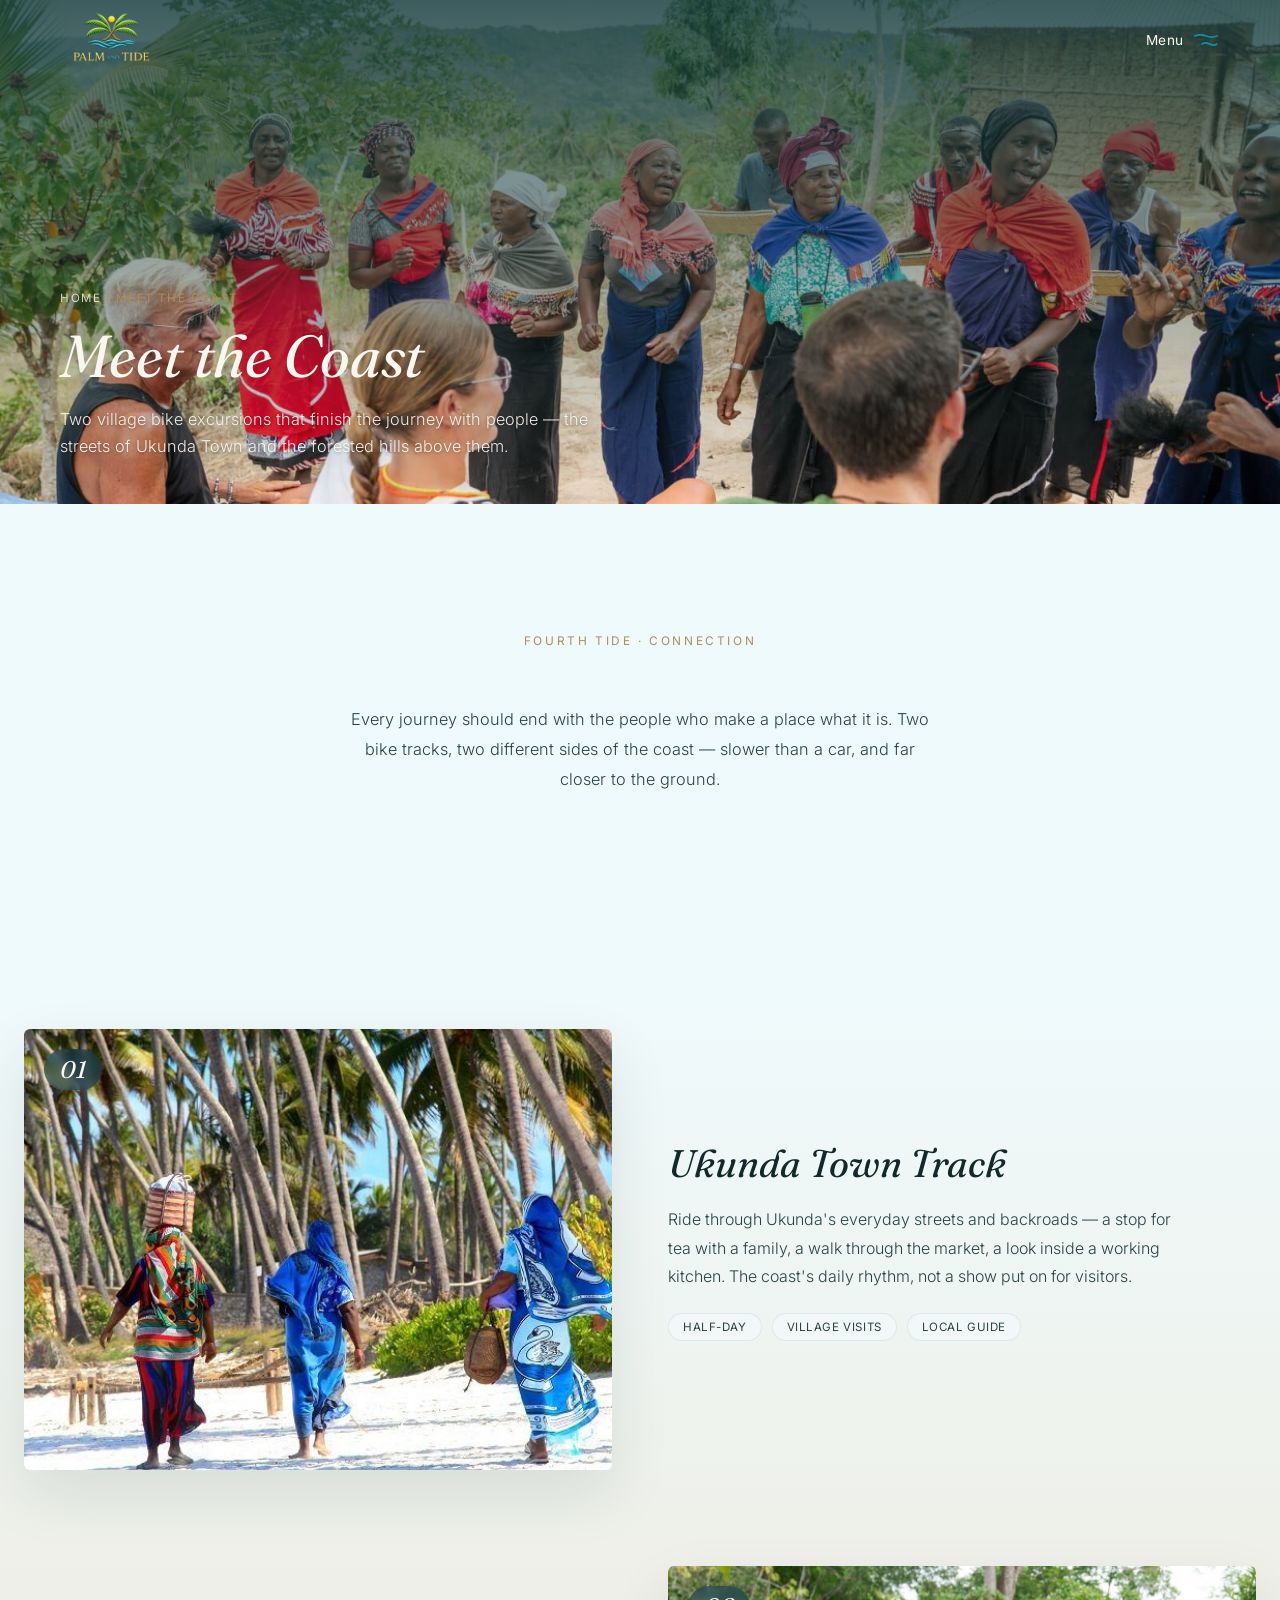
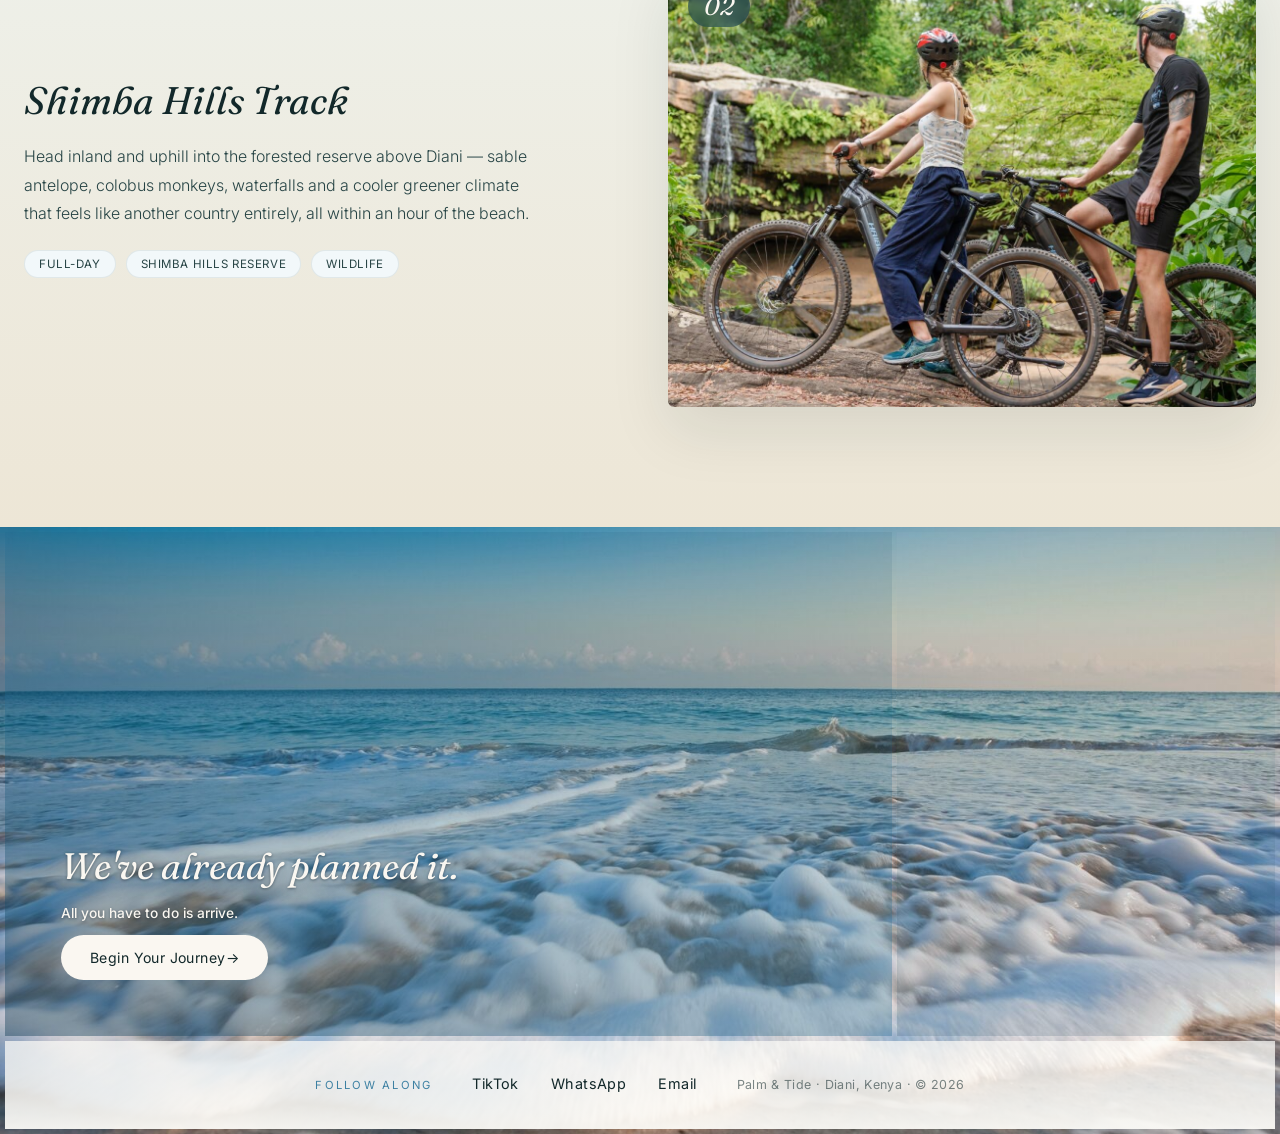
<file: meet-the-coast.html>
<!DOCTYPE html>
<html lang="en">
<head>
<!-- Google tag (gtag.js) -->
<script async src="https://www.googletagmanager.com/gtag/js?id=G-7PM49DMGBY"></script>
<script>
  window.dataLayer = window.dataLayer || [];
  function gtag(){dataLayer.push(arguments);}
  gtag('js', new Date());
  gtag('config', 'G-7PM49DMGBY');
</script>
<meta charset="UTF-8">
<meta name="color-scheme" content="light">
<meta name="viewport" content="width=device-width, initial-scale=1.0">
<title>Diani Cultural Tours &amp; Village Experiences | Palm &amp; Tide</title>
<meta name="description" content="Discover Ukunda and the Shimba Hills through locally guided cultural and cycling experiences near Diani Beach, thoughtfully curated by Palm &amp; Tide.">
<link rel="canonical" href="https://palmandtideexperience.com/meet-the-coast.html">
<meta name="robots" content="index, follow, max-image-preview:large, max-snippet:-1, max-video-preview:-1">
<meta name="theme-color" content="#0B93AC">

<meta property="og:type" content="website">
<meta property="og:site_name" content="Palm & Tide">
<meta property="og:locale" content="en_KE">
<meta property="og:title" content="Diani Cultural Tours &amp; Village Experiences | Palm &amp; Tide">
<meta property="og:description" content="Discover Ukunda and the Shimba Hills through locally guided cultural and cycling experiences near Diani Beach, thoughtfully curated by Palm &amp; Tide.">
<meta property="og:url" content="https://palmandtideexperience.com/meet-the-coast.html">
<meta property="og:image" content="https://palmandtideexperience.com/assets/images/og.jpg">
<meta property="og:image:width" content="1536">
<meta property="og:image:height" content="1024">
<meta property="og:image:alt" content="Locally guided cultural experiences near Diani Beach, Kenya">
<meta name="twitter:card" content="summary_large_image">
<meta name="twitter:title" content="Diani Cultural Tours &amp; Village Experiences | Palm &amp; Tide">
<meta name="twitter:description" content="Discover Ukunda and the Shimba Hills through locally guided cultural and cycling experiences near Diani Beach, thoughtfully curated by Palm &amp; Tide.">
<meta name="twitter:image" content="https://palmandtideexperience.com/assets/images/og.jpg">
<meta name="twitter:image:alt" content="Locally guided cultural experiences near Diani Beach, Kenya">

<link rel="icon" href="assets/images/favicon-32.png" sizes="32x32" type="image/png">
<link rel="icon" href="assets/images/favicon-16.png" sizes="16x16" type="image/png">
<link rel="icon" href="assets/images/favicon-192.png" sizes="192x192" type="image/png">
<link rel="icon" href="assets/images/favicon.ico">
<link rel="apple-touch-icon" href="assets/images/apple-touch-icon.png">
<link rel="preconnect" href="https://fonts.googleapis.com">
<link rel="preconnect" href="https://fonts.gstatic.com" crossorigin>
<link href="https://fonts.googleapis.com/css2?family=Fraunces:ital,opsz,wght@0,9..144,300;0,9..144,400;0,9..144,500;0,9..144,600;1,9..144,400;1,9..144,500&family=Inter:wght@300;400;500;600&display=swap" rel="stylesheet">
<link rel="stylesheet" href="style.css">
<link rel="stylesheet" href="style1.css">
<script type="application/ld+json">
{
  "@context": "https://schema.org",
  "@graph": [
    {
      "@type": "WebPage",
      "@id": "https://palmandtideexperience.com/meet-the-coast.html#webpage",
      "url": "https://palmandtideexperience.com/meet-the-coast.html",
      "name": "Diani Cultural Tours & Village Experiences | Palm & Tide",
      "description": "Discover Ukunda and the Shimba Hills through locally guided cultural and cycling experiences near Diani Beach, thoughtfully curated by Palm & Tide.",
      "isPartOf": { "@id": "https://palmandtideexperience.com/#website" },
      "about": { "@id": "https://palmandtideexperience.com/#organization" },
      "primaryImageOfPage": { "@type": "ImageObject", "url": "https://palmandtideexperience.com/assets/images/hill.jpeg" },
      "inLanguage": "en-KE"
    },
    {
      "@type": "BreadcrumbList",
      "itemListElement": [
        { "@type": "ListItem", "position": 1, "name": "Home", "item": "https://palmandtideexperience.com/" },
        { "@type": "ListItem", "position": 2, "name": "Diani Cultural Tours", "item": "https://palmandtideexperience.com/meet-the-coast.html" }
      ]
    }
  ]
}
</script>
</head>
<body>

<header class="site-nav" id="siteNav">
  <div class="nav-inner">
    <a href="/" class="nav-brand">
      <img class="nav-logo" src="assets/images/logo2.png" alt="Palm &amp; Tide" width="120" height="80" decoding="async">
    </a>
    <div class="nav-right">
      <button class="menu-toggle" id="menuToggle" aria-expanded="false" aria-controls="menuOverlay" aria-label="Open menu">
        <span class="menu-toggle-label">Menu</span>
        <svg class="menu-toggle-icon" width="24" height="16" viewBox="0 0 24 16" fill="none" aria-hidden="true">
          <path class="wave-line wave-line-top" d="M1,4 Q6.5,1.8 12,4 Q17.5,6.2 23,4" stroke="#0B93AC" stroke-width="1.6" stroke-linecap="round"/>
          <path class="wave-line wave-line-bottom" d="M8,12 Q11.75,9.8 15.5,12 Q19.25,14.2 23,12" stroke="#0B93AC" stroke-width="1.6" stroke-linecap="round"/>
        </svg>
      </button>
    </div>
  </div>
</header>

<div class="menu-overlay" id="menuOverlay">
  <div class="menu-scrim" id="menuScrim" aria-hidden="true"></div>
  <aside class="menu-panel" role="dialog" aria-modal="true" aria-label="Site menu">
    <nav class="menu-links menu-links-pages" aria-label="Explore our tides">
      <a href="stay-by-the-tide.html"><span>Stay</span>Stay by the Tide</a>
      <a href="find-your-style.html"><span>Style</span>Find Your Style</a>
      <a href="follow-the-tide.html"><span>Sail</span>Follow the Tide</a>
      <a href="things-to-do-in-diani.html"><span>Packages</span>Things to Do in Diani</a>
    </nav>
    <div class="menu-footer">
      <a href="/#plan" class="btn btn-journey" data-open-journey>Begin Your Journey</a>
      <p class="menu-meta">Palm &amp; Tide · Diani, Kenya</p>
    </div>
  </aside>
</div>

<section class="page-hero">
  <div class="hero-media">
    <img fetchpriority="high" class="hero-photo" src="assets/images/hill.jpeg" alt="Visitors meeting a coastal community near Diani Beach, Kenya" width="1600" height="899" onerror="this.style.opacity=0;" decoding="async">
    <div class="hero-overlay" aria-hidden="true"></div>
  </div>
  <div class="page-hero-content">
    <p class="page-breadcrumb"><a href="/">Home</a> / Meet the Coast</p>
    <h1 class="page-hero-title">Meet the Coast</h1>
    <p class="page-hero-support">Two village bike excursions that finish the journey with people — the streets of Ukunda Town and the forested hills above them.</p>
  </div>
</section>

<section class="detail-intro reveal-section" data-reveal>
  <div class="detail-intro-inner">
    <h2 class="section-eyebrow">Fourth Tide &middot; Connection</h2>
    <p class="detail-intro-body">Every journey should end with the people who make a place what it is. Two bike tracks, two different sides of the coast &mdash; slower than a car, and far closer to the ground.</p>
  </div>
</section>

<section class="detail-rows">

  <div class="detail-row reveal-section" data-reveal>
    <div class="detail-row-media">
      <span class="detail-row-index">01</span>
      <img loading="lazy" decoding="async" src="assets/images/traditional2.jpg" alt="Three residents walking along a palm-lined beach on Kenya's Swahili Coast" width="852" height="426" onerror="this.style.opacity=0;">
    </div>
    <div class="detail-row-copy">
      <h3>Ukunda Town Track</h3>
      <p>Ride through Ukunda's everyday streets and backroads &mdash; a stop for tea with a family, a walk through the market, a look inside a working kitchen. The coast's daily rhythm, not a show put on for visitors.</p>
      <ul class="detail-tags">
        <li>Half-day</li>
        <li>Village Visits</li>
        <li>Local Guide</li>
      </ul>
    </div>
  </div>

  <div class="detail-row reveal-section" data-reveal>
    <div class="detail-row-media">
      <span class="detail-row-index">02</span>
      <img loading="lazy" decoding="async" src="assets/images/shimba.jpeg" alt="Cyclists following a forest trail in the Shimba Hills, Kenya" width="1600" height="899" onerror="this.style.opacity=0;">
    </div>
    <div class="detail-row-copy">
      <h3>Shimba Hills Track</h3>
      <p>Head inland and uphill into the forested reserve above Diani &mdash; sable antelope, colobus monkeys, waterfalls and a cooler greener climate that feels like another country entirely, all within an hour of the beach.</p>
      <ul class="detail-tags">
        <li>Full-day</li>
        <li>Shimba Hills Reserve</li>
        <li>Wildlife</li>
      </ul>
    </div>
  </div>

</section>

<section class="reef reveal-section" id="plan" data-reveal>
  <div class="reef-photo" role="img" aria-label="Sea foam washing onto the shore, Diani, Kenya"></div>
  <div class="reef-grid">
    <div class="reef-block reef-block-cta">
      <h3 class="reef-cta-title">We've already planned it.</h3>
      <p class="reef-cta-package">All you have to do is arrive.</p>
      <a href="/#plan" class="btn btn-journey" data-open-journey>Begin Your Journey <span aria-hidden="true">&rarr;</span></a>
    </div>
    <div class="reef-block reef-block-blank" aria-hidden="true"></div>
    <div class="reef-block reef-block-social">
      <span class="reef-social-label">Follow Along</span>
      <nav class="reef-social-links">
        <a href="https://www.tiktok.com/@palmtideexperience?_r=1&amp;_t=ZS-988kCqxU9B6" target="_blank" rel="noopener">TikTok</a>
        <a href="https://wa.me/254700009988" target="_blank" rel="noopener">WhatsApp</a>
        <a href="mailto:hello.palmtides@gmail.com">Email</a>
      </nav>
      <p class="footer-meta">Palm &amp; Tide · Diani, Kenya · &copy; <span id="footerYear"></span></p>
    </div>
  </div>
</section>

<!-- ================================================================
     BEGIN YOUR JOURNEY — 3-Step Modal
     ================================================================ -->
<div class="journey-modal-overlay" id="journeyModal" aria-hidden="true">
  <div class="journey-modal" role="dialog" aria-modal="true" aria-labelledby="journeyModalTitle">
    
    <!-- Close button -->
    <button class="journey-modal-close" id="journeyModalClose" aria-label="Close modal">
      <svg viewBox="0 0 24 24" width="20" height="20" stroke="currentColor" stroke-width="1.5" fill="none" stroke-linecap="round">
        <path d="M18 6L6 18M6 6l12 12"/>
      </svg>
    </button>

    <!-- Progress indicator -->
    <div class="journey-progress" aria-hidden="true">
      <div class="journey-progress-step is-active" data-progress="1">
        <span class="progress-dot"></span>
        <span class="progress-label">About You</span>
      </div>
      <div class="journey-progress-line"></div>
      <div class="journey-progress-step" data-progress="2">
        <span class="progress-dot"></span>
        <span class="progress-label">Your Journey</span>
      </div>
      <div class="journey-progress-line"></div>
      <div class="journey-progress-step" data-progress="3">
        <span class="progress-dot"></span>
        <span class="progress-label">Confirm</span>
      </div>
    </div>

    <form id="journeyForm" action="https://formspree.io/f/xlgqjpny" method="POST">
      
      <!-- ============ STEP 1: Basic Information ============ -->
      <div class="journey-step is-active" data-step="1">
        <h2 class="journey-step-title" id="journeyModalTitle">Tell Us About Yourself</h2>
        <p class="journey-step-subtitle">This helps us tailor your package more exclusively.</p>
        
        <div class="journey-field-group">
          <div class="journey-field">
            <label for="fullName">Full Name *</label>
            <input type="text" id="fullName" name="fullName" placeholder="e.g. Sarah Williams" required>
          </div>
          
          <div class="journey-field">
            <label for="email">Email Address *</label>
            <input type="email" id="email" name="email" placeholder="sarah@example.com" required>
          </div>
          
          <div class="journey-field">
            <label for="phone">Phone Number (with country code) *</label>
            <input type="tel" id="phone" name="phone" placeholder="e.g. +254 712 345 678" required>
          </div>
          
          <div class="journey-field-row">
            <div class="journey-field journey-field-half">
              <label for="numPeople">Number of People *</label>
              <select id="numPeople" name="numPeople" required>
                <option value="" disabled selected>Select</option>
                <option value="1">Just Me</option>
                <option value="2">2 People</option>
                <option value="3">3 People</option>
                <option value="4">4 People</option>
                <option value="5">5 People</option>
                <option value="6+">6+ People</option>
              </select>
            </div>
            
            <div class="journey-field journey-field-half">
              <label for="numDays">How Many Days? *</label>
              <select id="numDays" name="numDays" required>
                <option value="" disabled selected>Select</option>
                <option value="1-2">1–2 Days</option>
                <option value="3-4">3–4 Days</option>
                <option value="5">5 Days (Full Week Coastal)</option>
                <option value="6-7">6–7 Days</option>
                <option value="8+">8+ Days</option>
              </select>
            </div>
          </div>
        </div>

        <div class="journey-step-actions">
          <button type="button" class="btn journey-btn-next" data-next="2">Continue →</button>
        </div>
      </div>

      <!-- ============ STEP 2: Journey Preferences ============ -->
      <div class="journey-step" data-step="2">
        <h2 class="journey-step-title">Your Journey Preferences</h2>
        <p class="journey-step-subtitle">Tell us what moves you. We'll handle the rest.</p>
        
        <div class="journey-field-group">
          
          <!-- Package selection -->
          <div class="journey-field">
            <label>Which package speaks to what you're planning? *</label>
            <div class="journey-package-options">
              <label class="journey-package-option">
                <input type="radio" name="packageInterest" value="The 3-Day Diani Escape" required>
                <span class="package-option-card">
                  <span class="package-option-name">The 3-Day Diani Escape</span>
                  <span class="package-option-desc">For limited time. Perfect for long weekends and short coastal getaways.</span>
                </span>
              </label>
              <label class="journey-package-option is-featured">
                <input type="radio" name="packageInterest" value="The 5-Day Diani Adventure">
                <span class="package-option-card">
                  <span class="package-option-badge">★ Signature Package</span>
                  <span class="package-option-name">The 5-Day Diani Adventure</span>
                  <span class="package-option-desc">Our signature journey — what we recommend to most first-time visitors.</span>
                </span>
              </label>
              <label class="journey-package-option">
                <input type="radio" name="packageInterest" value="The 7-Day Diani Immersion">
                <span class="package-option-card">
                  <span class="package-option-name">The 7-Day Diani Immersion</span>
                  <span class="package-option-desc">For travellers who want to slow down and enjoy Diani at a relaxed pace.</span>
                </span>
              </label>
              <label class="journey-package-option">
                <input type="radio" name="packageInterest" value="Family Journeys">
                <span class="package-option-card">
                  <span class="package-option-name">Family Journeys</span>
                  <span class="package-option-desc">Actually planned around children and parents — not just extra beds.</span>
                </span>
              </label>
              <label class="journey-package-option">
                <input type="radio" name="packageInterest" value="Team Building">
                <span class="package-option-card">
                  <span class="package-option-name">Team Building</span>
                  <span class="package-option-desc">Group retreats built for teams, not tourists.</span>
                </span>
              </label>
              <label class="journey-package-option">
                <input type="radio" name="packageInterest" value="Romantic Escape">
                <span class="package-option-card">
                  <span class="package-option-name">Romantic Escape</span>
                  <span class="package-option-desc">Reconnect, relax, celebrate — just the two of you.</span>
                </span>
              </label>
            </div>
          </div>

          <!-- Accommodation preference -->
          <div class="journey-field" id="accommodationField">
            <label>Which stay would you prefer? <span class="field-hint">(Pick one, or let us recommend)</span></label>
            <div class="journey-package-options">
              <label class="journey-package-option">
                <input type="radio" name="accommodationType" value="Private Pool Villa">
                <span class="package-option-card">
                  <span class="package-option-name">Private Pool Villa</span>
                  <span class="package-option-desc">Private villa, private pool, garden — from $170/night.</span>
                </span>
              </label>
              <label class="journey-package-option">
                <input type="radio" name="accommodationType" value="Modern Coastal Suites">
                <span class="package-option-card">
                  <span class="package-option-name">Modern Coastal Suites</span>
                  <span class="package-option-desc">Self-catering, stylish, close to the beach — from $43/night.</span>
                </span>
              </label>
              <label class="journey-package-option">
                <input type="radio" name="accommodationType" value="Tropical Garden Cottages">
                <span class="package-option-card">
                  <span class="package-option-name">Tropical Garden Cottages</span>
                  <span class="package-option-desc">Peaceful cottages in tropical greenery — from $50/night.</span>
                </span>
              </label>
              <label class="journey-package-option">
                <input type="radio" name="accommodationType" value="Beachfront Resort">
                <span class="package-option-card">
                  <span class="package-option-name">Beachfront Resort</span>
                  <span class="package-option-desc">Full-service resort, direct beach access — from $70/night.</span>
                </span>
              </label>
              <label class="journey-package-option">
                <input type="radio" name="accommodationType" value="Beachfront Apartments">
                <span class="package-option-card">
                  <span class="package-option-name">Beachfront Apartments</span>
                  <span class="package-option-desc">Self-catering apartment living on the beach — from $46/night.</span>
                </span>
              </label>
              <label class="journey-package-option is-featured">
                <input type="radio" name="accommodationType" value="Not sure — recommend one" checked>
                <span class="package-option-card">
                  <span class="package-option-name">Not Sure Yet</span>
                  <span class="package-option-desc">Recommend one for us, or we already have our own stay sorted.</span>
                </span>
              </label>
            </div>
          </div>

          <div class="journey-field">
            <label>Do you want help finding what to wear? <span class="field-hint">(Coastal fashion & accessories)</span></label>
            <div class="journey-toggle-group">
              <label class="journey-toggle">
                <input type="radio" name="needStyle" value="Yes">
                <span>Yes, style me</span>
              </label>
              <label class="journey-toggle">
                <input type="radio" name="needStyle" value="No" checked>
                <span>No, thank you</span>
              </label>
            </div>
          </div>

          <div class="journey-field">
            <label>Are you into water sports? <span class="field-hint">(Snorkelling, diving, kayaking)</span></label>
            <div class="journey-toggle-group">
              <label class="journey-toggle">
                <input type="radio" name="waterSports" value="Yes">
                <span>Absolutely</span>
              </label>
              <label class="journey-toggle">
                <input type="radio" name="waterSports" value="No" checked>
                <span>Not really</span>
              </label>
            </div>
          </div>

          <div class="journey-field">
            <label>Wanna ride an E-bike as you meet the native coastal people?</label>
            <div class="journey-toggle-group">
              <label class="journey-toggle">
                <input type="radio" name="ebikeInterest" value="Yes">
                <span>Sounds amazing</span>
              </label>
              <label class="journey-toggle">
                <input type="radio" name="ebikeInterest" value="No" checked>
                <span>Maybe another time</span>
              </label>
            </div>
          </div>

          <!-- Additional notes -->
          <div class="journey-field">
            <label for="specialRequests">Anything else we should know?</label>
            <textarea id="specialRequests" name="specialRequests" rows="3" placeholder="Dietary needs, accessibility requirements, special occasions, or anything else on your mind..."></textarea>
          </div>
        </div>

        <div class="journey-step-actions">
          <button type="button" class="btn journey-btn-back" data-back="1">← Back</button>
          <button type="button" class="btn journey-btn-next" data-next="3">Review →</button>
        </div>
      </div>

      <!-- ============ STEP 3: Confirm & Submit ============ -->
      <div class="journey-step" data-step="3">
        <h2 class="journey-step-title">Almost There</h2>
        <p class="journey-step-subtitle">Review your details and we'll get back to you with a tailored quotation within 24 hours.</p>
        
        <div class="journey-summary" id="journeySummary">
          <!-- Dynamically filled by JS -->
        </div>

        <p class="journey-assurance">
          <svg viewBox="0 0 16 16" width="14" height="14" fill="none" stroke="currentColor" stroke-width="1.5"><path d="M2 8l4 4 8-8"/></svg>
          We'll get back to you with a personalised quotation. No spam, ever.
        </p>

        <!-- Hidden honeypot for spam protection -->
        <input type="text" name="_gotcha" style="display:none">
        
        <!-- Redirect after submission -->
        <input type="hidden" name="_subject" value="New Journey Request — Palm & Tide">
        <input type="hidden" name="_next" value="">

        <div class="journey-step-actions">
          <button type="button" class="btn journey-btn-back" data-back="2">← Back</button>
          <button type="submit" class="btn journey-btn-submit" id="journeySubmit">
            <span class="submit-text">Send & Receive Your Quotation</span>
            <span class="submit-spinner" aria-hidden="true"></span>
          </button>
        </div>
      </div>

    </form>

    <!-- Success state (hidden by default) -->
    <div class="journey-success" id="journeySuccess" aria-hidden="true">
      <div class="journey-success-icon">
        <svg viewBox="0 0 48 48" width="48" height="48" fill="none" stroke="var(--brass)" stroke-width="1.5">
          <circle cx="24" cy="24" r="22"/>
          <path d="M14 24l7 7 13-13" stroke-linecap="round" stroke-linejoin="round"/>
        </svg>
      </div>
      <h2 class="journey-step-title">Thank You</h2>
      <p class="journey-step-subtitle">Your journey has already begun. We'll curate something special and get back to you with a quotation within 24 hours.</p>
      <button class="btn journey-btn-close-success">Close</button>
    </div>

  </div>
</div>

<script src="script.js"></script>
</body>
</html>
</file>
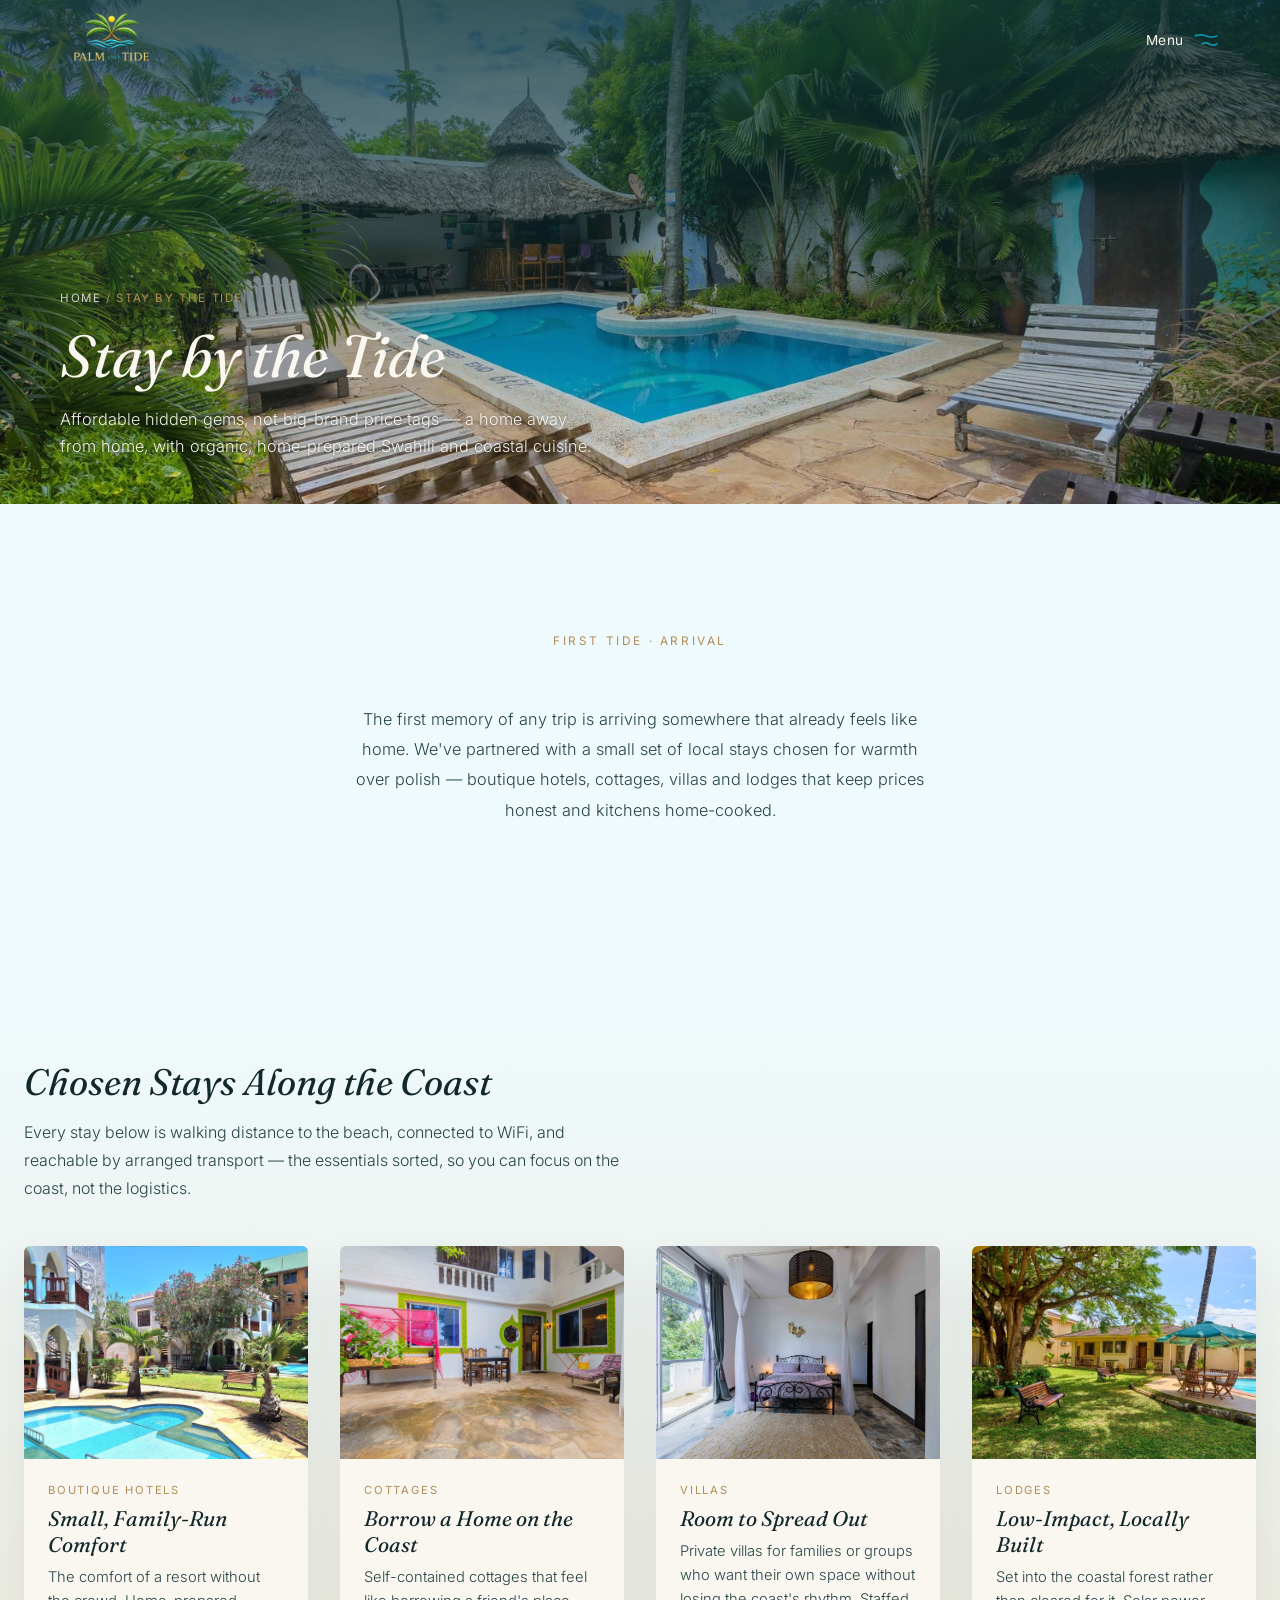
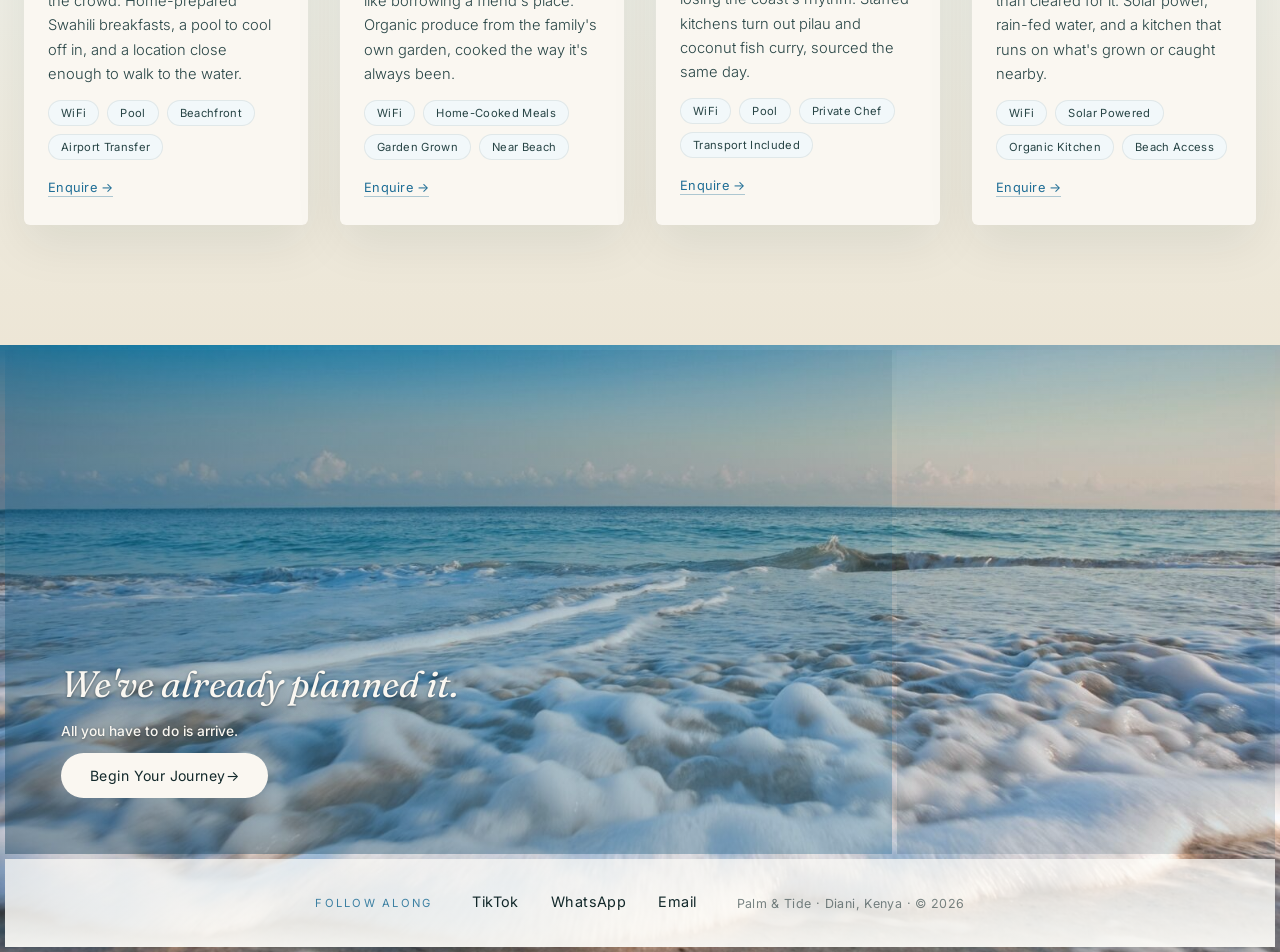
<file: stay-by-the-tide.html>
<!DOCTYPE html>
<html lang="en">
<head>
<!-- Google tag (gtag.js) -->
<script async src="https://www.googletagmanager.com/gtag/js?id=G-7PM49DMGBY"></script>
<script>
  window.dataLayer = window.dataLayer || [];
  function gtag(){dataLayer.push(arguments);}
  gtag('js', new Date());
  gtag('config', 'G-7PM49DMGBY');
</script>
<meta charset="UTF-8">
<meta name="color-scheme" content="light">
<meta name="viewport" content="width=device-width, initial-scale=1.0">
<title>Diani Beach Stays &amp; Boutique Hotels | Palm &amp; Tide</title>
<meta name="description" content="Discover boutique hotels, coastal cottages, private villas and eco lodges in Diani Beach, with local hospitality and home-prepared Swahili cuisine.">
<link rel="canonical" href="https://palmandtideexperience.com/stay-by-the-tide.html">
<meta name="robots" content="index, follow, max-image-preview:large, max-snippet:-1, max-video-preview:-1">
<meta name="theme-color" content="#0B93AC">

<meta property="og:type" content="website">
<meta property="og:site_name" content="Palm & Tide">
<meta property="og:locale" content="en_KE">
<meta property="og:title" content="Diani Beach Stays &amp; Boutique Hotels | Palm &amp; Tide">
<meta property="og:description" content="Discover boutique hotels, coastal cottages, private villas and eco lodges in Diani Beach, with local hospitality and home-prepared Swahili cuisine.">
<meta property="og:url" content="https://palmandtideexperience.com/stay-by-the-tide.html">
<meta property="og:image" content="https://palmandtideexperience.com/assets/images/og.jpg">
<meta property="og:image:width" content="1536">
<meta property="og:image:height" content="1024">
<meta property="og:image:alt" content="Palm &amp; Tide stays and travel experiences in Diani Beach, Kenya">
<meta name="twitter:card" content="summary_large_image">
<meta name="twitter:title" content="Diani Beach Stays &amp; Boutique Hotels | Palm &amp; Tide">
<meta name="twitter:description" content="Discover boutique hotels, coastal cottages, private villas and eco lodges in Diani Beach, with local hospitality and home-prepared Swahili cuisine.">
<meta name="twitter:image" content="https://palmandtideexperience.com/assets/images/og.jpg">
<meta name="twitter:image:alt" content="Palm &amp; Tide stays and travel experiences in Diani Beach, Kenya">

<link rel="icon" href="assets/images/favicon-32.png" sizes="32x32" type="image/png">
<link rel="icon" href="assets/images/favicon-16.png" sizes="16x16" type="image/png">
<link rel="icon" href="assets/images/favicon-192.png" sizes="192x192" type="image/png">
<link rel="icon" href="assets/images/favicon.ico">
<link rel="apple-touch-icon" href="assets/images/apple-touch-icon.png">
<link rel="preconnect" href="https://fonts.googleapis.com">
<link rel="preconnect" href="https://fonts.gstatic.com" crossorigin>
<link href="https://fonts.googleapis.com/css2?family=Fraunces:ital,opsz,wght@0,9..144,300;0,9..144,400;0,9..144,500;0,9..144,600;1,9..144,400;1,9..144,500&family=Inter:wght@300;400;500;600&display=swap" rel="stylesheet">
<link rel="stylesheet" href="style.css">
<link rel="stylesheet" href="style1.css">
<script type="application/ld+json">
{
  "@context": "https://schema.org",
  "@graph": [
    {
      "@type": "WebPage",
      "@id": "https://palmandtideexperience.com/stay-by-the-tide.html#webpage",
      "url": "https://palmandtideexperience.com/stay-by-the-tide.html",
      "name": "Diani Beach Stays & Boutique Hotels | Palm & Tide",
      "description": "Discover boutique hotels, coastal cottages, private villas and eco lodges in Diani Beach, with local hospitality and home-prepared Swahili cuisine.",
      "isPartOf": { "@id": "https://palmandtideexperience.com/#website" },
      "about": { "@id": "https://palmandtideexperience.com/#organization" },
      "primaryImageOfPage": { "@type": "ImageObject", "url": "https://palmandtideexperience.com/assets/images/bahati4.jpg" },
      "inLanguage": "en-KE"
    },
    {
      "@type": "BreadcrumbList",
      "itemListElement": [
        { "@type": "ListItem", "position": 1, "name": "Home", "item": "https://palmandtideexperience.com/" },
        { "@type": "ListItem", "position": 2, "name": "Diani Beach Stays", "item": "https://palmandtideexperience.com/stay-by-the-tide.html" }
      ]
    }
  ]
}
</script>
</head>
<body>

<header class="site-nav" id="siteNav">
  <div class="nav-inner">
    <a href="/" class="nav-brand">
      <img class="nav-logo" src="assets/images/logo2.png" alt="Palm &amp; Tide" width="120" height="80" decoding="async">
    </a>
    <div class="nav-right">
      <button class="menu-toggle" id="menuToggle" aria-expanded="false" aria-controls="menuOverlay" aria-label="Open menu">
        <span class="menu-toggle-label">Menu</span>
        <svg class="menu-toggle-icon" width="24" height="16" viewBox="0 0 24 16" fill="none" aria-hidden="true">
          <path class="wave-line wave-line-top" d="M1,4 Q6.5,1.8 12,4 Q17.5,6.2 23,4" stroke="#0B93AC" stroke-width="1.6" stroke-linecap="round"/>
          <path class="wave-line wave-line-bottom" d="M8,12 Q11.75,9.8 15.5,12 Q19.25,14.2 23,12" stroke="#0B93AC" stroke-width="1.6" stroke-linecap="round"/>
        </svg>
      </button>
    </div>
  </div>
</header>

<div class="menu-overlay" id="menuOverlay">
  <div class="menu-scrim" id="menuScrim" aria-hidden="true"></div>
  <aside class="menu-panel" role="dialog" aria-modal="true" aria-label="Site menu">
    <nav class="menu-links menu-links-pages" aria-label="Explore our tides">
      <a href="find-your-style.html"><span>Style</span>Find Your Style</a>
      <a href="follow-the-tide.html"><span>Sail</span>Follow the Tide</a>
      <a href="meet-the-coast.html"><span>Meet</span>Meet the Coast</a>
      <a href="things-to-do-in-diani.html"><span>Packages</span>Things to Do in Diani</a>
    </nav>
    <div class="menu-footer">
      <a href="/#plan" class="btn btn-journey" data-open-journey>Begin Your Journey</a>
      <p class="menu-meta">Palm &amp; Tide · Diani, Kenya</p>
    </div>
  </aside>
</div>

<section class="page-hero">
  <div class="hero-media">
    <img fetchpriority="high" class="hero-photo" src="assets/images/bahati4.jpg" alt="Courtyard pool surrounded by palms and thatched cottages in Diani Beach, Kenya" width="1600" height="1067" onerror="this.style.opacity=0;" decoding="async">
    <div class="hero-overlay" aria-hidden="true"></div>
  </div>
  <div class="page-hero-content">
    <p class="page-breadcrumb"><a href="/">Home</a> / Stay by the Tide</p>
    <h1 class="page-hero-title">Stay by the Tide</h1>
    <p class="page-hero-support">Affordable hidden gems, not big-brand price tags — a home away from home, with organic, home-prepared Swahili and coastal cuisine.</p>
  </div>
</section>

<section class="detail-intro reveal-section" data-reveal>
  <div class="detail-intro-inner">
    <h2 class="section-eyebrow">First Tide &middot; Arrival</h2>
    <p class="detail-intro-body">The first memory of any trip is arriving somewhere that already feels like home. We've partnered with a small set of local stays chosen for warmth over polish — boutique hotels, cottages, villas and lodges that keep prices honest and kitchens home-cooked.</p>
  </div>
</section>

<section class="detail-rows">

  <div class="category-block">
    <div class="category-heading">
      <h3>Chosen Stays Along the Coast</h3>
      <p>Every stay below is walking distance to the beach, connected to WiFi, and reachable by arranged transport &mdash; the essentials sorted, so you can focus on the coast, not the logistics.</p>
    </div>
    <div class="item-grid">

      <article class="item-card reveal-section" data-reveal>
        <div class="item-card-media"><img loading="lazy" decoding="async" src="assets/images/villa5.jpeg" alt="Boutique hotel courtyard with a swimming pool and bougainvillea in Diani Beach" width="1600" height="900" onerror="this.style.opacity=0;"></div>
        <div class="item-card-body">
          <span class="item-card-meta">Boutique Hotels</span>
          <h4>Small, Family-Run Comfort</h4>
          <p>The comfort of a resort without the crowd. Home-prepared Swahili breakfasts, a pool to cool off in, and a location close enough to walk to the water.</p>
          <ul class="item-card-tags">
            <li>WiFi</li>
            <li>Pool</li>
            <li>Beachfront</li>
            <li>Airport Transfer</li>
          </ul>
          <a class="item-card-enquire" href="https://wa.me/254700009988?text=Hi%20Palm%20%26%20Tide%2C%20I%27d%20like%20to%20know%20more%20about%20your%20boutique%20hotels." target="_blank" rel="noopener">Enquire &rarr;</a>
        </div>
      </article>

      <article class="item-card reveal-section" data-reveal>
        <div class="item-card-media"><img loading="lazy" decoding="async" src="assets/images/bahati6.jpg" alt="Colourful coastal guesthouse courtyard with an outdoor dining area in Diani Beach" width="1600" height="1067" onerror="this.style.opacity=0;"></div>
        <div class="item-card-body">
          <span class="item-card-meta">Cottages</span>
          <h4>Borrow a Home on the Coast</h4>
          <p>Self-contained cottages that feel like borrowing a friend's place. Organic produce from the family's own garden, cooked the way it's always been.</p>
          <ul class="item-card-tags">
            <li>WiFi</li>
            <li>Home-Cooked Meals</li>
            <li>Garden Grown</li>
            <li>Near Beach</li>
          </ul>
          <a class="item-card-enquire" href="https://wa.me/254700009988?text=Hi%20Palm%20%26%20Tide%2C%20I%27d%20like%20to%20know%20more%20about%20your%20cottages." target="_blank" rel="noopener">Enquire &rarr;</a>
        </div>
      </article>

      <article class="item-card reveal-section" data-reveal>
        <div class="item-card-media"><img loading="lazy" decoding="async" src="assets/images/bahati8.jpg" alt="Guest room with a canopy bed and garden-facing windows in Diani Beach" width="1600" height="1067" onerror="this.style.opacity=0;"></div>
        <div class="item-card-body">
          <span class="item-card-meta">Villas</span>
          <h4>Room to Spread Out</h4>
          <p>Private villas for families or groups who want their own space without losing the coast's rhythm. Staffed kitchens turn out pilau and coconut fish curry, sourced the same day.</p>
          <ul class="item-card-tags">
            <li>WiFi</li>
            <li>Pool</li>
            <li>Private Chef</li>
            <li>Transport Included</li>
          </ul>
          <a class="item-card-enquire" href="https://wa.me/254700009988?text=Hi%20Palm%20%26%20Tide%2C%20I%27d%20like%20to%20know%20more%20about%20your%20villas." target="_blank" rel="noopener">Enquire &rarr;</a>
        </div>
      </article>

      <article class="item-card reveal-section" data-reveal>
        <div class="item-card-media"><img loading="lazy" decoding="async" src="assets/images/villa4.jpeg" alt="Shaded garden and swimming pool at a coastal lodge in Diani Beach" width="1500" height="1000" onerror="this.style.opacity=0;"></div>
        <div class="item-card-body">
          <span class="item-card-meta">Lodges</span>
          <h4>Low-Impact, Locally Built</h4>
          <p>Set into the coastal forest rather than cleared for it. Solar power, rain-fed water, and a kitchen that runs on what's grown or caught nearby.</p>
          <ul class="item-card-tags">
            <li>WiFi</li>
            <li>Solar Powered</li>
            <li>Organic Kitchen</li>
            <li>Beach Access</li>
          </ul>
          <a class="item-card-enquire" href="https://wa.me/254700009988?text=Hi%20Palm%20%26%20Tide%2C%20I%27d%20like%20to%20know%20more%20about%20your%20lodges." target="_blank" rel="noopener">Enquire &rarr;</a>
        </div>
      </article>

    </div>
  </div>

</section>

<section class="reef reveal-section" id="plan" data-reveal>
  <div class="reef-photo" role="img" aria-label="Sea foam washing onto the shore, Diani, Kenya"></div>
  <div class="reef-grid">
    <div class="reef-block reef-block-cta">
      <h3 class="reef-cta-title">We've already planned it.</h3>
      <p class="reef-cta-package">All you have to do is arrive.</p>
      <a href="/#plan" class="btn btn-journey" data-open-journey>Begin Your Journey <span aria-hidden="true">&rarr;</span></a>
    </div>
    <div class="reef-block reef-block-blank" aria-hidden="true"></div>
    <div class="reef-block reef-block-social">
      <span class="reef-social-label">Follow Along</span>
      <nav class="reef-social-links">
        <a href="https://www.tiktok.com/@palmtideexperience?_r=1&amp;_t=ZS-988kCqxU9B6" target="_blank" rel="noopener">TikTok</a>
        <a href="https://wa.me/254700009988" target="_blank" rel="noopener">WhatsApp</a>
        <a href="mailto:hello.palmtides@gmail.com">Email</a>
      </nav>
      <p class="footer-meta">Palm &amp; Tide · Diani, Kenya · &copy; <span id="footerYear"></span></p>
    </div>
  </div>
</section>

<!-- ================================================================
     BEGIN YOUR JOURNEY — 3-Step Modal
     ================================================================ -->
<div class="journey-modal-overlay" id="journeyModal" aria-hidden="true">
  <div class="journey-modal" role="dialog" aria-modal="true" aria-labelledby="journeyModalTitle">
    
    <!-- Close button -->
    <button class="journey-modal-close" id="journeyModalClose" aria-label="Close modal">
      <svg viewBox="0 0 24 24" width="20" height="20" stroke="currentColor" stroke-width="1.5" fill="none" stroke-linecap="round">
        <path d="M18 6L6 18M6 6l12 12"/>
      </svg>
    </button>

    <!-- Progress indicator -->
    <div class="journey-progress" aria-hidden="true">
      <div class="journey-progress-step is-active" data-progress="1">
        <span class="progress-dot"></span>
        <span class="progress-label">About You</span>
      </div>
      <div class="journey-progress-line"></div>
      <div class="journey-progress-step" data-progress="2">
        <span class="progress-dot"></span>
        <span class="progress-label">Your Journey</span>
      </div>
      <div class="journey-progress-line"></div>
      <div class="journey-progress-step" data-progress="3">
        <span class="progress-dot"></span>
        <span class="progress-label">Confirm</span>
      </div>
    </div>

    <form id="journeyForm" action="https://formspree.io/f/xlgqjpny" method="POST">
      
      <!-- ============ STEP 1: Basic Information ============ -->
      <div class="journey-step is-active" data-step="1">
        <h2 class="journey-step-title" id="journeyModalTitle">Tell Us About Yourself</h2>
        <p class="journey-step-subtitle">This helps us tailor your package more exclusively.</p>
        
        <div class="journey-field-group">
          <div class="journey-field">
            <label for="fullName">Full Name *</label>
            <input type="text" id="fullName" name="fullName" placeholder="e.g. Sarah Williams" required>
          </div>
          
          <div class="journey-field">
            <label for="email">Email Address *</label>
            <input type="email" id="email" name="email" placeholder="sarah@example.com" required>
          </div>
          
          <div class="journey-field">
            <label for="phone">Phone Number (with country code) *</label>
            <input type="tel" id="phone" name="phone" placeholder="e.g. +254 712 345 678" required>
          </div>
          
          <div class="journey-field-row">
            <div class="journey-field journey-field-half">
              <label for="numPeople">Number of People *</label>
              <select id="numPeople" name="numPeople" required>
                <option value="" disabled selected>Select</option>
                <option value="1">Just Me</option>
                <option value="2">2 People</option>
                <option value="3">3 People</option>
                <option value="4">4 People</option>
                <option value="5">5 People</option>
                <option value="6+">6+ People</option>
              </select>
            </div>
            
            <div class="journey-field journey-field-half">
              <label for="numDays">How Many Days? *</label>
              <select id="numDays" name="numDays" required>
                <option value="" disabled selected>Select</option>
                <option value="1-2">1–2 Days</option>
                <option value="3-4">3–4 Days</option>
                <option value="5">5 Days (Full Week Coastal)</option>
                <option value="6-7">6–7 Days</option>
                <option value="8+">8+ Days</option>
              </select>
            </div>
          </div>
        </div>

        <div class="journey-step-actions">
          <button type="button" class="btn journey-btn-next" data-next="2">Continue →</button>
        </div>
      </div>

      <!-- ============ STEP 2: Journey Preferences ============ -->
      <div class="journey-step" data-step="2">
        <h2 class="journey-step-title">Your Journey Preferences</h2>
        <p class="journey-step-subtitle">Tell us what moves you. We'll handle the rest.</p>
        
        <div class="journey-field-group">
          
          <!-- Package selection -->
          <div class="journey-field">
            <label>Which package speaks to what you're planning? *</label>
            <div class="journey-package-options">
              <label class="journey-package-option">
                <input type="radio" name="packageInterest" value="The 3-Day Diani Escape" required>
                <span class="package-option-card">
                  <span class="package-option-name">The 3-Day Diani Escape</span>
                  <span class="package-option-desc">For limited time. Perfect for long weekends and short coastal getaways.</span>
                </span>
              </label>
              <label class="journey-package-option is-featured">
                <input type="radio" name="packageInterest" value="The 5-Day Diani Adventure">
                <span class="package-option-card">
                  <span class="package-option-badge">★ Signature Package</span>
                  <span class="package-option-name">The 5-Day Diani Adventure</span>
                  <span class="package-option-desc">Our signature journey — what we recommend to most first-time visitors.</span>
                </span>
              </label>
              <label class="journey-package-option">
                <input type="radio" name="packageInterest" value="The 7-Day Diani Immersion">
                <span class="package-option-card">
                  <span class="package-option-name">The 7-Day Diani Immersion</span>
                  <span class="package-option-desc">For travellers who want to slow down and enjoy Diani at a relaxed pace.</span>
                </span>
              </label>
              <label class="journey-package-option">
                <input type="radio" name="packageInterest" value="Family Journeys">
                <span class="package-option-card">
                  <span class="package-option-name">Family Journeys</span>
                  <span class="package-option-desc">Actually planned around children and parents — not just extra beds.</span>
                </span>
              </label>
              <label class="journey-package-option">
                <input type="radio" name="packageInterest" value="Team Building">
                <span class="package-option-card">
                  <span class="package-option-name">Team Building</span>
                  <span class="package-option-desc">Group retreats built for teams, not tourists.</span>
                </span>
              </label>
              <label class="journey-package-option">
                <input type="radio" name="packageInterest" value="Romantic Escape">
                <span class="package-option-card">
                  <span class="package-option-name">Romantic Escape</span>
                  <span class="package-option-desc">Reconnect, relax, celebrate — just the two of you.</span>
                </span>
              </label>
            </div>
          </div>

          <!-- Accommodation preference -->
          <div class="journey-field" id="accommodationField">
            <label>Which stay would you prefer? <span class="field-hint">(Pick one, or let us recommend)</span></label>
            <div class="journey-package-options">
              <label class="journey-package-option">
                <input type="radio" name="accommodationType" value="Private Pool Villa">
                <span class="package-option-card">
                  <span class="package-option-name">Private Pool Villa</span>
                  <span class="package-option-desc">Private villa, private pool, garden — from $170/night.</span>
                </span>
              </label>
              <label class="journey-package-option">
                <input type="radio" name="accommodationType" value="Modern Coastal Suites">
                <span class="package-option-card">
                  <span class="package-option-name">Modern Coastal Suites</span>
                  <span class="package-option-desc">Self-catering, stylish, close to the beach — from $43/night.</span>
                </span>
              </label>
              <label class="journey-package-option">
                <input type="radio" name="accommodationType" value="Tropical Garden Cottages">
                <span class="package-option-card">
                  <span class="package-option-name">Tropical Garden Cottages</span>
                  <span class="package-option-desc">Peaceful cottages in tropical greenery — from $50/night.</span>
                </span>
              </label>
              <label class="journey-package-option">
                <input type="radio" name="accommodationType" value="Beachfront Resort">
                <span class="package-option-card">
                  <span class="package-option-name">Beachfront Resort</span>
                  <span class="package-option-desc">Full-service resort, direct beach access — from $70/night.</span>
                </span>
              </label>
              <label class="journey-package-option">
                <input type="radio" name="accommodationType" value="Beachfront Apartments">
                <span class="package-option-card">
                  <span class="package-option-name">Beachfront Apartments</span>
                  <span class="package-option-desc">Self-catering apartment living on the beach — from $46/night.</span>
                </span>
              </label>
              <label class="journey-package-option is-featured">
                <input type="radio" name="accommodationType" value="Not sure — recommend one" checked>
                <span class="package-option-card">
                  <span class="package-option-name">Not Sure Yet</span>
                  <span class="package-option-desc">Recommend one for us, or we already have our own stay sorted.</span>
                </span>
              </label>
            </div>
          </div>

          <div class="journey-field">
            <label>Do you want help finding what to wear? <span class="field-hint">(Coastal fashion & accessories)</span></label>
            <div class="journey-toggle-group">
              <label class="journey-toggle">
                <input type="radio" name="needStyle" value="Yes">
                <span>Yes, style me</span>
              </label>
              <label class="journey-toggle">
                <input type="radio" name="needStyle" value="No" checked>
                <span>No, thank you</span>
              </label>
            </div>
          </div>

          <div class="journey-field">
            <label>Are you into water sports? <span class="field-hint">(Snorkelling, diving, kayaking)</span></label>
            <div class="journey-toggle-group">
              <label class="journey-toggle">
                <input type="radio" name="waterSports" value="Yes">
                <span>Absolutely</span>
              </label>
              <label class="journey-toggle">
                <input type="radio" name="waterSports" value="No" checked>
                <span>Not really</span>
              </label>
            </div>
          </div>

          <div class="journey-field">
            <label>Wanna ride an E-bike as you meet the native coastal people?</label>
            <div class="journey-toggle-group">
              <label class="journey-toggle">
                <input type="radio" name="ebikeInterest" value="Yes">
                <span>Sounds amazing</span>
              </label>
              <label class="journey-toggle">
                <input type="radio" name="ebikeInterest" value="No" checked>
                <span>Maybe another time</span>
              </label>
            </div>
          </div>

          <!-- Additional notes -->
          <div class="journey-field">
            <label for="specialRequests">Anything else we should know?</label>
            <textarea id="specialRequests" name="specialRequests" rows="3" placeholder="Dietary needs, accessibility requirements, special occasions, or anything else on your mind..."></textarea>
          </div>
        </div>

        <div class="journey-step-actions">
          <button type="button" class="btn journey-btn-back" data-back="1">← Back</button>
          <button type="button" class="btn journey-btn-next" data-next="3">Review →</button>
        </div>
      </div>

      <!-- ============ STEP 3: Confirm & Submit ============ -->
      <div class="journey-step" data-step="3">
        <h2 class="journey-step-title">Almost There</h2>
        <p class="journey-step-subtitle">Review your details and we'll get back to you with a tailored quotation within 24 hours.</p>
        
        <div class="journey-summary" id="journeySummary">
          <!-- Dynamically filled by JS -->
        </div>

        <p class="journey-assurance">
          <svg viewBox="0 0 16 16" width="14" height="14" fill="none" stroke="currentColor" stroke-width="1.5"><path d="M2 8l4 4 8-8"/></svg>
          We'll get back to you with a personalised quotation. No spam, ever.
        </p>

        <!-- Hidden honeypot for spam protection -->
        <input type="text" name="_gotcha" style="display:none">
        
        <!-- Redirect after submission -->
        <input type="hidden" name="_subject" value="New Journey Request — Palm & Tide">
        <input type="hidden" name="_next" value="">

        <div class="journey-step-actions">
          <button type="button" class="btn journey-btn-back" data-back="2">← Back</button>
          <button type="submit" class="btn journey-btn-submit" id="journeySubmit">
            <span class="submit-text">Send & Receive Your Quotation</span>
            <span class="submit-spinner" aria-hidden="true"></span>
          </button>
        </div>
      </div>

    </form>

    <!-- Success state (hidden by default) -->
    <div class="journey-success" id="journeySuccess" aria-hidden="true">
      <div class="journey-success-icon">
        <svg viewBox="0 0 48 48" width="48" height="48" fill="none" stroke="var(--brass)" stroke-width="1.5">
          <circle cx="24" cy="24" r="22"/>
          <path d="M14 24l7 7 13-13" stroke-linecap="round" stroke-linejoin="round"/>
        </svg>
      </div>
      <h2 class="journey-step-title">Thank You</h2>
      <p class="journey-step-subtitle">Your journey has already begun. We'll curate something special and get back to you with a quotation within 24 hours.</p>
      <button class="btn journey-btn-close-success">Close</button>
    </div>

  </div>
</div>

<script src="script.js"></script>
</body>
</html>
</file>
<file: style.css>
/* ==========================================================
   PALM & TIDE — design tokens
   ========================================================== */
:root{
  color-scheme: light;
  --ink:        #12282A;
  --ink-soft:   #274445;
  --sand:       #EDE6D6;
  --foam:       #FAF7F1;
  --tide:       #1B4B4A;
  --brass:      #B08D57;
  --ember:      #C86E4A;

  --deep-water: #0E3A52;
  --azure:      #1F6E96;
  --azure-mid:  #2E86B8;
  --sky-blue:   #6FB8D9;
  --pale-blue:  #BFE0EE;
  --ice-blue:   #E4F2F7;

  --sand-card:  #F2F8FA;

  --deep-ocean: #123536;
  --reef:       #17706F;
  --lagoon:     #3FA9C4;
  --shallow:    #9FDCEA;

  --sea-glass:      #90D1C8;
  --sea-glass-pale: #B7DBD6;
  --shore-transition: #CBC0A9;

  --water-about: #90D1C8;
  --water-ankle: #EFFAFC;
  --water-exp:   #DFF3F7;
  --beach-white: #FCFBF7;

  --font-display: 'Fraunces', Georgia, serif;
  --font-body:    'Inter', -apple-system, BlinkMacSystemFont, sans-serif;

  --nav-h: 80px;
  --max: 1240px;

  /* Height of the "Begin Your Journey" strip. Referenced by the
     strip itself AND by .experiences' negative margin below —
     keep both in sync if this ever changes. */
  --strip-h: 120px;

  --overlay-rgb: 12,22,24;
}

:root[data-time-of-day="morning"]{ --overlay-rgb: 40,55,70; }
:root[data-time-of-day="afternoon"]{ --overlay-rgb: 12,22,24; }
:root[data-time-of-day="evening"]{ --overlay-rgb: 70,38,24; }
:root[data-time-of-day="night"]{ --overlay-rgb: 8,12,26; }

*, *::before, *::after{ box-sizing: border-box; }

html{ scroll-behavior: smooth; }

body{
  margin: 0;
  background: var(--foam);
  color: var(--ink);
  font-family: var(--font-body);
  font-weight: 400;
  -webkit-font-smoothing: antialiased;
  /* overflow-x: hidden intentionally NOT set here — it silently
     breaks position:sticky on mobile browsers. If a horizontal
     scrollbar ever appears, add overflow:hidden to the SPECIFIC
     section causing it (e.g. .about, .hero), not here. */
}

a{ color: inherit; text-decoration: none; }
img, svg{ display: block; max-width: 100%; }

:focus-visible{
  outline: 2px solid var(--brass);
  outline-offset: 3px;
}

/* ==========================================================
   NAV
   ========================================================== */
.site-nav{
  position: fixed;
  top: 0; left: 0; right: 0;
  z-index: 200;
  height: var(--nav-h);
  display: flex;
  align-items: center;
  background: transparent;
  backdrop-filter: none;
  -webkit-backdrop-filter: none;
  border-bottom: 1px solid transparent;
  color: var(--foam);
  transition: background 0.5s ease, backdrop-filter 0.5s ease,
              border-color 0.5s ease, color 0.5s ease, box-shadow 0.5s ease;
}

.site-nav.is-tinted{
  background: rgba(16,28,29,0.28);
  backdrop-filter: blur(10px);
  -webkit-backdrop-filter: blur(10px);
  border-bottom: 1px solid rgba(255,255,255,0.08);
}

.site-nav.is-solid{
  background: var(--foam);
  backdrop-filter: none;
  -webkit-backdrop-filter: none;
  border-bottom: 1px solid rgba(18,40,42,0.08);
  color: var(--ink);
  box-shadow: 0 6px 24px rgba(18,40,42,0.05);
}

.nav-inner{
  position: relative;
  width: 100%;
  max-width: var(--max);
  margin: 0 auto;
  padding: 0 40px;
  height: 100%;
  display: flex;
  align-items: center;
  justify-content: space-between;
}

.nav-brand{
  display: flex;
  align-items: center;
}

.nav-logo{
  height: 68px;
  width: auto;
  transition: height 0.4s ease;
}

.nav-right{
  display: flex;
  align-items: center;
}

/* ==========================================================
   DESKTOP NAV LINKS — visible on screens wider than 860px
   ========================================================== */
.nav-links-desktop {
  display: none;  /* hidden by default, shown on desktop */
  align-items: center;
  gap: 28px;
}

.nav-links-desktop a {
  font-size: 0.82rem;
  letter-spacing: 0.05em;
  color: currentColor;
  opacity: 0.85;
  transition: opacity 0.25s ease;
  padding: 4px 0;
  border-bottom: 1px solid transparent;
}

.nav-links-desktop a:hover {
  opacity: 1;
  border-bottom-color: currentColor;
}

.nav-links-desktop .nav-cta {
  padding: 8px 18px;
  border: 1px solid currentColor;
  border-radius: 999px;
  opacity: 1;
  transition: background 0.3s ease, color 0.3s ease;
}

.nav-links-desktop .nav-cta:hover {
  background: var(--foam);
  color: var(--ink);
  border-color: var(--foam);
}

/* Hide desktop nav when menu is open */
.site-nav.is-open .nav-links-desktop {
  opacity: 0;
  pointer-events: none;
}

@media (min-width: 861px) {
  .nav-links-desktop {
    display: flex;
  }
  
  /* Hide hamburger on desktop */
  .menu-toggle {
    display: none;
  }
}

.menu-toggle{
  display: flex;
  align-items: center;
  gap: 10px;
  background: none;
  border: none;
  cursor: pointer;
  color: currentColor;
  font-family: var(--font-body);
  font-size: 0.85rem;
  letter-spacing: 0.04em;
  padding: 6px 2px;
}

.menu-toggle-icon{
  display: block;
  width: 24px;
  height: 16px;
  flex-shrink: 0;
}

.menu-toggle-icon .wave-line{
  transition: transform 0.3s ease, opacity 0.3s ease;
  transform-box: fill-box;
  transform-origin: center;
}

.site-nav.is-open .menu-toggle-icon .wave-line-top{
  transform: translateY(4px) rotate(45deg);
}
.site-nav.is-open .menu-toggle-icon .wave-line-bottom{
  transform: translateY(-4px) rotate(-45deg);
}

/* ==========================================================
   MENU — right-side sliding drawer, not a full-screen takeover.
   .menu-scrim dims the rest of the page and closes the menu on
   click. .menu-panel is the actual drawer: it slides in from
   the right to roughly a quarter of the viewport on desktop
   (a real quarter would be unusably narrow on phones, so mobile
   gets a wider drawer instead). The nav's hamburger/X toggle
   stays fixed above everything (z-index 200 > 150) so it's
   always reachable to close.
   ========================================================== */
.menu-overlay{
  position: fixed;
  inset: 0;
  z-index: 150;
  visibility: hidden;
  transition: visibility 0s linear 0.55s;
}

body.menu-open .menu-overlay{
  visibility: visible;
  transition: visibility 0s linear 0s;
}

.menu-scrim{
  position: absolute;
  inset: 0;
  background: rgba(8,18,22,0.55);
  opacity: 0;
  transition: opacity 0.5s ease;
  cursor: pointer;
}

body.menu-open .menu-scrim{
  opacity: 1;
}

.menu-panel{
  position: absolute;
  top: 0;
  right: 0;
  height: 100%;
  width: min(440px, 92vw);
  display: flex;
  flex-direction: column;
  justify-content: space-between;
  padding: calc(var(--nav-h) + 28px) 40px 40px;
  background: linear-gradient(165deg, var(--deep-ocean) 0%, var(--tide) 100%);
  box-shadow: -24px 0 60px rgba(6,14,17,0.35);
  transform: translateX(100%);
  transition: transform 0.55s cubic-bezier(0.22, 0.7, 0.2, 1);
  overflow-y: auto;
}

@media (min-width: 900px){
  .menu-panel{ width: clamp(360px, 27vw, 460px); }
}

body.menu-open .menu-panel{
  transform: translateX(0);
}

.menu-links{
  display: flex;
  flex-direction: column;
}

.menu-links a{
  font-family: var(--font-display);
  font-style: italic;
  font-weight: 400;
  font-size: clamp(1.45rem, 2.6vw, 1.85rem);
  line-height: 1.2;
  color: var(--foam);
  padding: 16px 0;
  display: flex;
  align-items: baseline;
  gap: 14px;
  opacity: 0.85;
  transition: opacity 0.25s ease, padding-left 0.25s ease;
  border-top: 1px solid rgba(250,247,241,0.14);
}

.menu-links a:first-child{ border-top: none; }

.menu-links a span{
  font-family: var(--font-body);
  font-style: normal;
  font-size: 0.68rem;
  color: var(--brass);
  letter-spacing: 0.05em;
  flex-shrink: 0;
}

.menu-links a:hover,
.menu-links a:focus-visible{
  opacity: 1;
  padding-left: 10px;
}

.menu-links-pages a span{
  min-width: 68px;
}

.menu-footer{
  display: flex;
  flex-direction: column;
  align-items: flex-start;
  gap: 16px;
  padding-top: 32px;
}

.menu-meta{
  color: var(--foam);
  opacity: 0.55;
  font-size: 0.8rem;
  letter-spacing: 0.02em;
}

@media (max-width: 480px){
  .menu-panel{ padding: calc(var(--nav-h) + 20px) 26px 32px; }
  .menu-links a{ font-size: 1.5rem; padding: 14px 0; }
}

/* ==========================================================
   BUTTONS
   ========================================================== */
.btn{
  display: inline-flex;
  align-items: center;
  justify-content: center;
  font-family: var(--font-body);
  font-size: 0.88rem;
  letter-spacing: 0.03em;
  padding: 13px 28px;
  border-radius: 999px;
  border: 1px solid transparent;
  cursor: pointer;
  transition: background 0.3s ease, color 0.3s ease, border-color 0.3s ease,
              transform 0.5s cubic-bezier(0.34, 1.56, 0.64, 1);
  white-space: nowrap;
}

.btn:hover{ transform: translateY(-3px); }
.btn:active{ transform: translateY(-1px); }

.btn-ghost{
  border-color: rgba(250,247,241,0.55);
  color: var(--foam);
}
.btn-ghost:hover{
  border-color: var(--brass);
  background: rgba(176,141,87,0.12);
}

.btn-solid{
  background: var(--foam);
  color: var(--ink);
}
.btn-solid:hover{
  background: var(--brass);
  color: var(--foam);
}

/* ==========================================================
   HERO
   ========================================================== */
.hero{
  position: relative;
  height: 100svh;
  min-height: 560px;
  background: var(--deep-ocean);
  overflow: hidden;
}

.hero-media{
  position: absolute;
  inset: 0;
  z-index: 0;
  will-change: transform;
  opacity: 0;
  animation: mediaIn 1.2s ease-out forwards;
}

@keyframes mediaIn{ to{ opacity: 1; } }

.hero-photo{
  width: 100%;
  height: 100%;
  object-fit: cover;
  object-position: center top;
  animation: waterTextureDrift 30s ease-in-out infinite;
}

@keyframes waterTextureDrift{
  0%, 100%{ transform: translateY(0); }
  50%{ transform: translateY(-12px); }
}

@media (prefers-reduced-motion: reduce){
  .hero-photo{ animation: none; }
}

.hero-viewport{
  position: relative;
  z-index: 2;
  height: 100%;
  display: flex;
  flex-direction: column;
  align-items: center;
  justify-content: center;
}

.hero-overlay{
  position: absolute;
  inset: 0;
  background: linear-gradient(
    to bottom,
    rgba(var(--overlay-rgb), 0.62) 0%,
    rgba(var(--overlay-rgb), 0.48) 22%,
    rgba(var(--overlay-rgb), 0.36) 40%,
    rgba(var(--overlay-rgb), 0.22) 58%,
    rgba(var(--overlay-rgb), 0.1) 78%,
    rgba(var(--overlay-rgb), 0.16) 100%
  );
}

.hero-content{
  position: relative;
  z-index: 2;
  max-width: 760px;
  padding: 0 24px;
  text-align: center;
  color: var(--foam);
  display: flex;
  flex-direction: column;
  align-items: center;
}

.hero-content > *{
  opacity: 0;
  transform: translateY(14px);
  animation: riseIn 0.8s cubic-bezier(0.2,0.7,0.2,1) forwards;
}

.hero-tagline{ animation-delay: 0.3s; }
.hero-support{ animation-delay: 0.5s; }
.hero-btn{ animation-delay: 0.72s; }

@keyframes riseIn{ to{ opacity: 1; transform: translateY(0); } }

.hero-tagline{
  font-family: var(--font-display);
  font-weight: 400;
  font-style: italic;
  font-size: clamp(2.4rem, 5.2vw, 3.9rem);
  line-height: 1.15;
  margin: 0 0 22px;
  letter-spacing: -0.01em;
}

.hero-support{
  font-family: var(--font-body);
  font-weight: 300;
  font-size: clamp(1rem, 1.4vw, 1.15rem);
  line-height: 1.65;
  max-width: 520px;
  margin: 0 0 34px;
  opacity: 0.92;
}

.hero-btn{ font-size: 0.92rem; padding: 14px 32px; margin: 0 0 64px; }

.hero-foam{
  position: absolute;
  left: -10%;
  right: -10%;
  bottom: 28%;
  height: 14%;
  background: linear-gradient(to bottom, rgba(250,247,241,0) 0%, rgba(250,247,241,0.12) 50%, rgba(250,247,241,0) 100%);
  animation: foamDrift 26s ease-in-out infinite;
  pointer-events: none;
}

@keyframes foamDrift{
  0%, 100%{ transform: translateY(0) translateX(0); opacity: 0.6; }
  50%{ transform: translateY(-10px) translateX(1.5%); opacity: 1; }
}

.hero-anchor{
  position: absolute;
  left: 50%;
  bottom: 44px;
  z-index: 3;
  transform: translateX(-50%);
  background: none;
  border: none;
  cursor: pointer;
  color: var(--foam);
  font-family: var(--font-body);
  font-size: 0.72rem;
  letter-spacing: 0.22em;
  text-transform: uppercase;
  opacity: 0.85;
  padding: 6px 2px;
  text-shadow: 0 1px 4px rgba(14,40,42,0.55), 0 2px 14px rgba(14,40,42,0.35);
  transition: opacity 0.3s ease;
}

.hero-anchor:hover{ opacity: 1; }

/* ==========================================================
   TIDE TRANSITION
   ========================================================== */
.tide-transition{
  position: relative;
  height: 160px;
  overflow: hidden;
  background: var(--deep-ocean);
}

.tide-wave{
  position: absolute;
  inset: 0;
  width: 100%;
  height: 100%;
  display: block;
}

.tide-wave path{ fill: var(--water-about); }

.tide-transition .tide-foam{
  height: 90px;
  bottom: 34px;
}

@media (max-width: 860px){
  .tide-transition{ height: 110px; }
  .tide-transition .tide-foam{ height: 64px; bottom: 22px; }
}

/* ==========================================================
   TIDE FOAM
   ========================================================== */
.tide-foam{
  position: absolute;
  left: 0; right: 0; bottom: 0;
  z-index: 3;
  height: 160px;
  overflow: hidden;
  pointer-events: none;
}

.tide-foam-layer{
  position: absolute;
  left: -10%;
  right: -10%;
  bottom: -20%;
  height: 100%;
  border-radius: 50%;
  filter: blur(35px);
  opacity: 0.45;
  will-change: transform, opacity;
}

.tide-foam-a{
  background: radial-gradient(ellipse 55% 90% at 22% 60%, rgba(255,255,255,0.6), transparent 72%);
  animation: foamBreatheA 18s ease-in-out infinite;
  animation-delay: 0s;
}

.tide-foam-b{
  background: radial-gradient(ellipse 50% 85% at 62% 55%, rgba(255,255,255,0.42), transparent 70%);
  animation: foamBreatheB 18s ease-in-out infinite;
  animation-delay: -5s;
}

.tide-foam-c{
  background: radial-gradient(ellipse 60% 80% at 85% 65%, rgba(223,239,244,0.5), transparent 74%);
  animation: foamBreatheA 18s ease-in-out infinite;
  animation-delay: -11s;
}

@keyframes foamBreatheA{
  0%, 100%{ opacity: 0.35; transform: translate(0, 2px); }
  50%{ opacity: 0.55; transform: translate(8px, -2px); }
}

@keyframes foamBreatheB{
  0%, 100%{ opacity: 0.4; transform: translate(0, -1.5px); }
  50%{ opacity: 0.28; transform: translate(-6px, 1.5px); }
}

.tide-foam-dark::before{
  content: "";
  position: absolute;
  inset: 0;
  z-index: 0;
  background: linear-gradient(to bottom, transparent 0%, rgba(14,58,82,0.2) 100%);
}

.tide-foam-dark .tide-foam-layer{ z-index: 1; }

@media (prefers-reduced-motion: reduce){
  html{ scroll-behavior: auto; }
  .hero-foam, .tide-foam-layer{ animation: none; }
  .hero-media, .hero-content > *{ animation: none; opacity: 1; transform: none; }
}

/* ==========================================================
   REVEAL SECTIONS
   ========================================================== */
.reveal-section{
  opacity: 0;
  transform: translateY(36px);
  transition: opacity 0.9s cubic-bezier(0.2,0.7,0.2,1), transform 0.9s cubic-bezier(0.2,0.7,0.2,1);
}

.reveal-section.is-visible{
  opacity: 1;
  transform: translateY(0);
}

.section-eyebrow{
  display: block;
  text-align: center;
  font-size: 0.74rem;
  letter-spacing: 0.22em;
  text-transform: uppercase;
  color: var(--brass);
  margin: 0 0 56px;
}

.section-eyebrow-light{ color: var(--brass); }

/* ----------------------------------------------------------
   Sticky-header exception: .experiences and .guest-corner each
   contain a sticky child (.journey-strip / .guest-corner-strip).
   Any transform on an ancestor other than the literal keyword
   "none" — even translateY(0), which is visually a no-op — makes
   browsers treat that ancestor as a new containing block, which
   silently breaks position:sticky for everything inside it. The
   .reveal-section rule above sets exactly that kind of transform,
   so these two sections opt out of the transform (keeping the
   opacity fade only) to keep their sticky strips working.
   ---------------------------------------------------------- */
/* Opt these sections out of the CSS reveal entirely —
   GSAP handles their entrance animations now. */
.experiences.reveal-section,
.experiences.reveal-section.is-visible,
.guest-corner.reveal-section,
.guest-corner.reveal-section.is-visible{
  transform: none;
  opacity: 1;            /* ← override the 0 from .reveal-section */
  transition: none;       /* ← kill any competing CSS transition */
}

/* ==========================================================
   EXPERIENCE KENYA DIFFERENTLY
   ========================================================== */
.about{
  position: relative;
  overflow: hidden;
  padding: 128px 24px 160px;
  background: linear-gradient(180deg, var(--water-about) 0%, var(--ice-blue) 100%);
}

.about::after{
  content: "";
  position: absolute;
  inset: 0;
  z-index: 0;
  opacity: 0.14;
  mix-blend-mode: screen;
  background-image: url("data:image/svg+xml,%3Csvg xmlns='http://www.w3.org/2000/svg' width='140' height='140'%3E%3Cg fill='none' stroke='white' stroke-width='1' opacity='0.55'%3E%3Cpath d='M8 18 Q 38 8 68 22 T 132 18'/%3E%3Cpath d='M-6 68 Q 28 58 58 74 T 122 70'/%3E%3Cpath d='M2 108 Q 34 98 64 114 T 138 110'/%3E%3C/g%3E%3C/svg%3E");
  background-repeat: repeat;
  background-size: 140px 140px;
  animation: causticsDrift 70s linear infinite;
  pointer-events: none;
}

@keyframes causticsDrift{
  from{ background-position: 0 0; }
  to{ background-position: 140px 90px; }
}

@media (prefers-reduced-motion: reduce){
  .about::after{ animation: none; }
}

/* ==========================================================
   COASTAL BREEZE — shared motion + directional "sun" shadows,
   reused consistently across the site wherever a section wants
   this treatment. The direction of each shadow implies where
   the sun is relative to the element:
     - shadowPulseLeft  → sun on the RIGHT (About/Experience Kenya
       Differently — the image sits camera-left, so light falls
       from the right, casting shadow left)
     - shadowPulseTop   → sun OVERHEAD (What We Offer cards, and
       the "We Curate Journeys" quote — uniform, no left/right
       bias, since these read as a flat, evenly-lit grid/panel)
     - shadowPulseRight → sun on the LEFT (Guests Corner — the
       opposite hand from About, so the two sections visually
       "balance" across the page)
   Each shadow keyframe is paired with a matching float keyframe
   so the shadow and the element drift together, like a palm
   frond passing overhead. Every element below respects
   prefers-reduced-motion by falling back to a fixed shadow with
   no motion.
   ========================================================== */
@keyframes shadowPulseLeft{
  0%, 100%{ box-shadow: -28px 32px 58px -16px rgba(18,40,42,0.32); }
  50%{ box-shadow: -38px 40px 68px -12px rgba(18,40,42,0.36); }
}
@keyframes shadowPulseTop{
  0%, 100%{ box-shadow: 0 24px 48px -16px rgba(18,40,42,0.3); }
  50%{ box-shadow: 0 34px 58px -12px rgba(18,40,42,0.34); }
}
@keyframes shadowPulseRight{
  0%, 100%{ box-shadow: 28px 32px 58px -16px rgba(18,40,42,0.26); }
  50%{ box-shadow: 38px 40px 68px -12px rgba(18,40,42,0.3); }
}
/* translate3d (not translate) forces each element onto its own
   GPU compositing layer for the life of the animation. Plain 2D
   translate() on italic serif text caused visible blur mid-tween
   in Chrome/Firefox, since the browser was repainting the glyphs
   on the CPU every frame instead of moving a pre-rasterized layer. */
@keyframes breezeFloatLeft{
  0%, 100%{ transform: translate3d(0, 0, 0); }
  50%{ transform: translate3d(-4px, -6px, 0); }
}
@keyframes breezeFloatY{
  0%, 100%{ transform: translate3d(0, 0, 0); }
  50%{ transform: translate3d(0, -6px, 0); }
}
@keyframes breezeFloatRight{
  0%, 100%{ transform: translate3d(0, 0, 0); }
  50%{ transform: translate3d(4px, -6px, 0); }
}

@media (prefers-reduced-motion: reduce){
  .about-image,
  .experience-card,
  .approach-copy-last{
    animation: none !important;
    box-shadow: 0 24px 48px -16px rgba(18,40,42,0.28) !important;
    transform: none !important;
  }
}

.about-frame{
  position: relative;
  z-index: 1;
  max-width: var(--max);
  margin: 0 auto;
  display: grid;
  grid-template-columns: 0.9fr 1fr;
  gap: 32px;
  align-items: center;
}

.about-copy{
  max-width: 460px;
  padding-top: 8px;
}

.about-heading{
  font-family: var(--font-display);
  font-style: italic;
  font-weight: 400;
  font-size: clamp(2.1rem, 4vw, 3.2rem);
  line-height: 1.08;
  margin: 0 0 30px;
  color: var(--ink);
}

.about-lede{
  font-family: var(--font-body);
  font-weight: 500;
  font-size: 1.1rem;
  line-height: 1.62;
  margin: 0 0 18px;
  color: var(--ink);
}

.about-body{
  font-family: var(--font-body);
  font-weight: 300;
  font-size: 1rem;
  line-height: 1.78;
  margin: 0 0 30px;
  color: var(--ink-soft);
  max-width: 46ch;
}

.about-close{
  font-family: var(--font-display);
  font-style: italic;
  font-weight: 500;
  font-size: 1.2rem;
  color: var(--ink);
  margin: 0;
}

.about-visual{
  max-width: 100%;
  opacity: 0;
  transform: translateX(64px);
}

/* Entrance is now owned entirely by GSAP ScrollTrigger (see
   script.js) so it can trigger at the 50%-into-section mark,
   land after the copy, and replay every time the section is
   re-entered from either direction. The old whole-section
   ".is-visible" coupling is removed on purpose. A no-JS/no-GSAP
   fallback is provided further down. */

@media (prefers-reduced-motion: reduce){
  .about-visual{ opacity: 1; transform: none; transition: none; }
}

.about-image{
  width: 100%;
  aspect-ratio: 4 / 3;
  overflow: hidden;
  border-radius: 2px;
  background: var(--tide);
  animation: shadowPulseLeft 9s ease-in-out infinite, breezeFloatLeft 9s ease-in-out infinite;
}

.about-image img{
  width: 100%;
  height: 100%;
  object-fit: cover;
  object-position: center 41%;
}

.about-caption{
  display: flex;
  flex-direction: column;
  gap: 6px;
  margin: 20px 0 0;
}

.about-caption-kicker{
  font-size: 0.68rem;
  letter-spacing: 0.18em;
  text-transform: uppercase;
  color: var(--brass);
}

.about-caption-line{
  font-family: var(--font-display);
  font-style: italic;
  font-weight: 400;
  font-size: 1.02rem;
  line-height: 1.5;
  color: var(--ink);
}

/* ==========================================================
   APPROACH
========================================================== */

.approach{
    background: linear-gradient(180deg, var(--sea-glass-pale) 0%, var(--shore-transition) 65%, var(--sand) 100%);
    padding:140px 24px 90px;
}

.approach-frame{
    max-width:760px;
    margin:auto;
    text-align:center;
}

.approach-label{
    font-size:.72rem;
    letter-spacing:.28em;
    text-transform:uppercase;
    color:var(--brass);
    margin-bottom:24px;
}

.approach-title{
    font-family:var(--font-display);
    font-style:italic;
    font-size:clamp(2.8rem,5vw,4.6rem);
    line-height:1.05;
    color:var(--ink);
    margin-bottom:36px;
}

.approach-copy{
    max-width:60ch;
    margin:0 auto;
    font-size:1.08rem;
    line-height:1.9;
    color:var(--ink-soft);
    font-weight:300;
}

.approach-copy-last{
    display: inline-block;
    margin-top:34px;
    padding: 22px 34px;
    border-radius: 12px;
    background: rgba(255,255,255,0.68);  /* more opaque to compensate */
    animation: shadowPulseTop 8s ease-in-out infinite, breezeFloatY 8s ease-in-out infinite;
    animation-delay: 2s, 2s;
}

.approach-emphasis{
    display:block;
    margin-top:28px;
    font-family:var(--font-display);
    font-style:italic;
    font-size:1.6rem;
    color:var(--ink);
}

.approach-button{
    display:inline-flex;
    align-items:center;
    gap:10px;
    margin-top:52px;
    padding:16px 34px;
    border:1px solid rgba(18,40,42,.18);
    background:white;
    color:var(--ink);
    border-radius:999px;
    text-decoration:none;
    transition:.35s;
    box-shadow:0 18px 50px rgba(0,0,0,.06);
}

.approach-button:hover{
    transform:translateY(-3px);
    background:var(--lagoon);
    color:white;
    border-color:var(--lagoon);
}

.approach-button span{
    transition:.3s;
}

.approach-button:hover span{
    transform:translateX(6px);
}

/* ==========================================================
   BEGIN YOUR JOURNEY STRIP — sticky section header.
   Lives INSIDE .experiences (its first child), not as a sibling
   before it. That nesting is what makes the sticky behavior
   correct: a sticky element stays pinned at top:0 only for as
   long as its own PARENT is still scrolling through the
   viewport, and releases the instant the parent's bottom edge
   reaches the top. So this strip stays pinned for the entire
   scroll of the Four Tides section, then lets go right as
   .guest-corner begins — exactly the "sticky until the end of
   this section" behavior requested, no JS needed.
   ========================================================== */
.journey-strip{
  position: sticky;
  top: 0;
  left: 0;
  right: 0;
  width: 100%;
  z-index: 5;
  height: var(--strip-h);
  margin: 0;         /* guards against any inherited default section/div margin insetting the strip */
  display: flex;
  align-items: center;
  justify-content: center;
  background-image:
    linear-gradient(180deg, rgba(14,58,82,0.45), rgba(14,58,82,0.55)),
    url("assets/images/travel.jpg");
  background-size: cover;
  background-position: center;
}

.journey-strip-text{
  margin: 0;
  font-size: 0.8rem;
  letter-spacing: 0.3em;
  text-transform: uppercase;
  color: var(--foam);
  text-shadow: 0 2px 10px rgba(8,20,26,0.4);
}

/* ==========================================================
   THE JOURNEY IN FOUR TIDES
   ========================================================== */
.experiences{
  position: relative;
  overflow: hidden;      /* also confines the sticky strip above
                             to release exactly at this section's
                             own bottom edge — intentional. */
  padding: 0 0 140px;
  background: var(--sand);
}

.experience-mosaic{
  position: relative;
  max-width: var(--max);
  margin: 0 auto;
  padding: 96px 24px 0;   /* horizontal gutter now lives here, not
                              on .experiences, so .journey-strip
                              (a sibling before this element) is
                              never inset by it */
}

.experiences-heading{
  font-family: var(--font-display);
  font-style: italic;
  font-weight: 400;
  text-align: center;
  font-size: clamp(2rem, 4.4vw, 3.1rem);
  line-height: 1.14;
  color: var(--ink);
  margin: 0 0 18px;
}

.experiences-subheading{
  text-align: center;
  font-family: var(--font-body);
  font-weight: 400;
  font-size: 1.02rem;
  color: var(--ink-soft);
  margin: 0 0 56px;
}

.experiences-intro{
  text-align: center;
  font-family: var(--font-body);
  font-weight: 300;
  font-size: 0.96rem;
  color: var(--ink-soft);
  margin: 0 0 56px;
}

.experience-grid{
  position: relative;
  z-index: 1;
  display: grid;
  grid-template-columns: repeat(3, 1fr);
  grid-template-rows: repeat(2, minmax(180px, 1fr));
  aspect-ratio: 16 / 9;
  gap: 5px;
}

.experience-card{
  position: relative;
  overflow: hidden;
  display: flex;
  align-items: flex-end;
  border-radius: 2px;
  background-size: cover;
  background-position: center;
  cursor: pointer;
  animation: shadowPulseTop 8s ease-in-out infinite;
  /* No transform/float here deliberately — these cards sit in a
     tight 5px-gap mosaic grid, and shifting the whole element
     would open visible gaps against its neighbors. The shadow
     pulse alone still reads as "sunlight moving overhead". */
}

/* Lazy-loaded background images: a quiet placeholder tone until
   the real photo is fetched, then a soft fade once it lands. */
.experience-card.lazy-bg{
  background-color: var(--sand-card);
}
.experience-card.lazy-bg.bg-loaded{
  animation: shadowPulseTop 8s ease-in-out infinite, bgFadeIn 0.6s ease;
}

@keyframes bgFadeIn{
  from{ filter: brightness(1.15) saturate(0.85); }
  to{ filter: none; }
}

.card-wide{ animation-delay: 0s; }
.card-stack-a{ animation-delay: 1.6s; }
.card-stack-b{ animation-delay: 3.2s; }
.card-square-a{ animation-delay: 4.8s; }
.card-square-b{ animation-delay: 6.4s; }

.card-wide{ grid-column: 1 / 3; grid-row: 1; }
.experience-stack{
  grid-column: 3;
  grid-row: 1 / 3;
  display: flex;
  flex-direction: column;
  gap: 5px;
  min-height: 0;
}
.experience-stack .experience-card{
  flex: 1 1 0;
  min-height: 0;
}
.experience-stack .experience-card-copy{
  padding: 16px 18px;
  gap: 2px;
}
.experience-stack .card-number{ font-size: 0.6rem; }
.experience-stack .experience-icon{ width: 20px; height: 20px; margin-bottom: 4px; }
.experience-stack .experience-card-copy h3{
  font-size: 1.05rem;
  margin-bottom: 3px;
}
.experience-stack .experience-card-copy p{
  font-size: 0.74rem;
  max-width: 26ch;
  margin-bottom: 6px;
  display: -webkit-box;
  -webkit-line-clamp: 2;
  -webkit-box-orient: vertical;
  overflow: hidden;
}
.experience-stack .experience-link{ font-size: 0.68rem; }
.card-square-a{ grid-column: 1; grid-row: 2; }
.card-square-b{ grid-column: 2; grid-row: 2; }

/* ----------------------------------------------------------
   Default (touch / no-hover) state: always legible.
   ---------------------------------------------------------- */
.experience-card-tint{
  position: absolute;
  inset: 0;
  z-index: 1;
  background: linear-gradient(200deg, rgba(14,58,82,0.28) 0%, rgba(14,58,82,0.82) 100%);
}

.card-tide{ display: none; }

.experience-card-copy{
  position: relative;
  z-index: 2;
  padding: 24px 26px;
  display: flex;
  flex-direction: column;
  align-items: flex-start;
  gap: 4px;
}

.card-number{
  font-family: var(--font-body);
  font-size: 0.68rem;
  letter-spacing: 0.2em;
  color: var(--sand);
  opacity: 0.75;
  margin-bottom: 2px;
}

.experience-icon{
  width: 26px;
  height: 26px;
  display: flex;
  align-items: center;
  justify-content: center;
  color: var(--foam);
  opacity: 0.9;
  margin-bottom: 8px;
}

.experience-icon svg{ width: 100%; height: 100%; }

.experience-card-copy h3{
  font-family: var(--font-display);
  font-style: italic;
  font-weight: 400;
  font-size: 1.4rem;
  line-height: 1.14;
  margin: 0 0 6px;
  color: var(--foam);
}

.experience-card-copy p{
  font-size: 0.84rem;
  line-height: 1.5;
  color: var(--foam);
  opacity: 0.9;
  margin: 0 0 12px;
  font-weight: 300;
  max-width: 30ch;
}

.experience-link{
  font-size: 0.76rem;
  letter-spacing: 0.06em;
  color: var(--foam);
  opacity: 0.95;
  padding-bottom: 1px;
  border-bottom: 1px solid rgba(250,247,241,0.5);
}

.experience-link span{ display: inline-block; }

/* ----------------------------------------------------------
   Pointer/hover-capable devices only: restore the wave-rises-
   on-hover choreography.
   ---------------------------------------------------------- */
@media (hover: hover) and (pointer: fine){
  .experience-card-tint{
    background: linear-gradient(200deg, rgba(14,58,82,0.10) 0%, rgba(14,58,82,0.72) 100%);
    transition: background 0.35s ease;
  }
  .experience-card:hover .experience-card-tint,
  .experience-card:focus-within .experience-card-tint{
    background: linear-gradient(200deg, rgba(14,58,82,0.06) 0%, rgba(14,58,82,0.5) 100%);
  }

  .card-tide{
    display: block;
    position: absolute;
    left: -2%;
    right: -2%;
    bottom: 0;
    height: 26%;
    z-index: 1;
    transform: translateY(100%);
    transition: transform 0.65s cubic-bezier(0.22, 0.7, 0.2, 1);
    pointer-events: none;
  }

  .card-tide svg{ width: 100%; height: 100%; display: block; }
  .card-tide path{ fill: var(--lagoon); opacity: 0.88; }

  .experience-card:hover .card-tide,
  .experience-card:focus-within .card-tide{
    transform: translateY(0);
  }

  .experience-card-copy{
    transition: transform 0.4s ease;
  }
  .experience-card:hover .experience-card-copy,
  .experience-card:focus-within .experience-card-copy{
    transform: translateY(-4px);
  }

  .experience-icon{
    color: var(--sand);
    opacity: 0.85;
    transition: color 0.5s ease;
  }
  .experience-card:hover .experience-icon,
  .experience-card:focus-within .experience-icon{
    color: var(--foam);
  }

  .experience-card-copy h3{
    color: var(--sand);
    transition: color 0.5s ease, text-shadow 0.5s ease;
  }
  .experience-card-copy p{
    color: var(--sand);
    opacity: 0.82;
    transition: color 0.5s ease, opacity 0.5s ease, text-shadow 0.5s ease;
  }
  .experience-link{
    color: var(--sand);
    opacity: 0.9;
    transition: color 0.5s ease, border-color 0.5s ease, text-shadow 0.5s ease;
  }
  .experience-link span{
    transition: transform 0.3s ease;
  }

  .experience-card:hover .experience-link,
  .experience-card:focus-within .experience-link{
    color: var(--foam);
    border-color: rgba(250,247,241,0.6);
  }
  .experience-card:hover .experience-link span,
  .experience-card:focus-within .experience-link span{
    transform: translateX(4px);
  }

  .experience-card:hover .experience-card-copy h3,
  .experience-card:focus-within .experience-card-copy h3,
  .experience-card:hover .experience-card-copy p,
  .experience-card:focus-within .experience-card-copy p{
    color: var(--foam);
    opacity: 1;
    text-shadow: 0 0 14px rgba(191,224,238,0.85), 0 0 30px rgba(159,220,238,0.45);
  }
}

.experiences-explore-button{
  display:flex;
  align-items:center;
  justify-content:center;
  gap:10px;
  width:max-content;
  max-width:calc(100% - 48px);
  margin:52px auto 0;
  padding:16px 34px;
  border:1px solid rgba(18,40,42,.18);
  background:white;
  color:var(--ink);
  border-radius:999px;
  text-decoration:none;
  text-align:center;
  transition:.35s;
  box-shadow:0 18px 50px rgba(0,0,0,.06);
}
.experiences-explore-button:hover{
  border-color: transparent;
}
.experiences-explore-button span{ transition:.3s; }
.experiences-explore-button:hover span{ transform:translateX(6px); }

/* ==========================================================
   GUEST CORNER
   ========================================================== */
.guest-corner{
  position: relative;
  /* overflow: hidden; */
  background:
    linear-gradient(rgba(252,250,245,.93), rgba(252,250,245,.94)),
    url("assets/images/coral.jpeg");
  background-size: cover;
  background-position: center;
  background-repeat: no-repeat;
}

.guest-corner-strip{
  position: sticky;
  top: 0;
  left: 0;
  right: 0;
  width: 100%;
  z-index: 5;
  height: var(--strip-h);
  margin: 0;
  display: flex;
  align-items: center;
  justify-content: center;
  background-image:
    linear-gradient(180deg, rgba(14,58,82,0.45), rgba(14,58,82,0.55)),
    url("assets/images/adventure3.jpg");
  background-size: cover;
  background-position: center;
}

.guest-corner-eyebrow{
  margin: 0;
  font-size: 0.8rem;
  letter-spacing: 0.3em;
  text-transform: uppercase;
  color: var(--foam);
  text-shadow: 0 2px 10px rgba(8,20,26,0.4);
}

.guest-corner-body{
  position: relative;
  z-index: 1;
  padding: 100px 24px 150px;
  text-align: center;
}

.guest-corner-heading{
  font-family: var(--font-display);
  font-style: italic;
  font-weight: 400;
  font-size: clamp(2rem, 4vw, 3rem);
  color: var(--ink);
  margin: 0 0 72px;
}

.guest-corner-grid{
  display: grid;
  grid-template-columns: repeat(3, 1fr);
  gap: 40px;
  max-width: var(--max);
  margin: 0 auto 110px;
}

.guest-card{
  margin: 0;
  padding: 44px 28px 32px;
  background: rgba(255,255,255,0.72);  /* slightly more opaque to compensate */
  border: 1px solid rgba(255,255,255,0.5);
  border-radius: 8px;
  /* Static — this used to carry a continuous shadowPulseRight /
     breezeFloatRight float, but the constant transform made the
     italic serif quote text read as blurry/in-motion, so it's a
     fixed shadow now instead. */
  box-shadow: 0 24px 48px -16px rgba(18,40,42,0.28);
}

/* The center card carries the quote about our top-selling package
   (the 5-Day Diani Adventure), so it sits a level higher than the
   two flanking cards — its own elevated podium position — and reads
   above them. */
.guest-corner-grid .guest-card:nth-child(2){
  position: relative;
  z-index: 2;
  margin-top: -30px;
  padding-bottom: 40px;
  background: rgba(255,255,255,0.86);
  border-color: rgba(255,255,255,0.7);
}

@media (max-width: 900px){
  .guest-corner-grid .guest-card:nth-child(2){
    margin-top: 0;
  }
}

.guest-card-avatar{
  width: 72px;
  height: 72px;
  border-radius: 50%;
  overflow: hidden;
  background: var(--tide);
  margin: -80px auto 20px;
  box-shadow: 0 10px 26px rgba(0,0,0,0.15);
}

.guest-card-avatar img{
  width: 100%;
  height: 100%;
  object-fit: cover;
  display: block;
}

.guest-card p{
  font-family: var(--font-display);
  font-style: italic;
  font-size: 1.05rem;
  line-height: 1.6;
  color: var(--ink);
  margin: 0 0 16px;
}

.guest-card cite{
  font-size: 0.7rem;
  letter-spacing: 0.16em;
  text-transform: uppercase;
  color: var(--ink-soft);
  font-style: normal;
}

.guest-favourite{
  max-width: 700px;
  margin: 0 auto;
  padding: 64px 24px;
  background: rgba(255,255,255,0.78);  /* more opaque to compensate */
  border-radius: 12px;
  /* Static for the same reason as .guest-card above — no more
     continuous float/shadow pulse. */
  box-shadow: 0 24px 48px -16px rgba(18,40,42,0.28);
}

.guest-favourite-label{
  display: inline-block;
  margin-bottom: 18px;
  letter-spacing: .25em;
  text-transform: uppercase;
  color: var(--brass);
  font-size: .72rem;
}

.guest-favourite-title{
  font-family: var(--font-display);
  font-style: italic;
  font-size: clamp(1.8rem, 3vw, 2.6rem);
  line-height: 1.1;
  margin: 0 0 18px;
  color: var(--ink);
}

.guest-stars{
  color: var(--brass);
  letter-spacing: .28em;
  font-size: 1rem;
  margin-bottom: 24px;
}

.guest-favourite-copy{
  max-width: 560px;
  margin: 0 auto 36px;
  font-size: 1.05rem;
  line-height: 1.85;
  color: var(--ink-soft);
}

.guest-favourite-button{
  display: inline-flex;
  align-items: center;
  gap: 12px;
  padding: 16px 34px;
  border-radius: 999px;
  border: 1px solid rgba(18,40,42,.15);
  background: white;
  color: var(--ink);
  transition: .35s;
}
.guest-favourite-button:hover{
  transform: translateY(-3px);
  box-shadow: 0 14px 40px rgba(0,0,0,.08);
}

.guest-favourite-note{
  margin: 18px 0 0;
  font-size: 0.82rem;
  color: var(--ink-soft);
  opacity: 0.85;
}

@media (max-width: 900px){
  .guest-corner-grid{
    grid-template-columns: 1fr;
    gap: 60px;
    margin-bottom: 80px;
  }
  .guest-corner-body{ padding: 80px 24px 110px; }
  .guest-favourite{ padding: 48px 24px; }
}

/* ==========================================================
   WHAT WE BRING TO EVERY JOURNEY
========================================================== */

.journey-features{
    padding:120px 24px;
    background:var(--sand);
}

.journey-features-inner{
    max-width:1200px;
    margin:auto;
}

.journey-features-label{
    text-align:center;
    font-size:.72rem;
    letter-spacing:.28em;
    text-transform:uppercase;
    color:var(--brass);
    margin-bottom:70px;
}

.journey-features-grid{
    display:grid;
    grid-template-columns:repeat(2,1fr);
    gap:90px;
}

.journey-feature{
    display:flex;
    align-items:flex-start;
    gap:28px;
}

.journey-feature-image{
    flex:0 0 120px;
    width:120px;
    height:120px;
    overflow:hidden;
    border-radius:4px;
    box-shadow:0 18px 40px rgba(0,0,0,.08);
}

.journey-feature-image img{
    width:100%;
    height:100%;
    object-fit:cover;
    display:block;
    transition:transform .6s ease;
}

.journey-feature:hover .journey-feature-image img{
    transform:scale(1.05);
}

.journey-feature h3{
    margin:0 0 18px;
    font-family:var(--font-display);
    font-size:2rem;
    font-weight:500;
    color:var(--ink);
}

.journey-feature p{
    margin:0;
    font-size:1.08rem;
    line-height:1.9;
    color:var(--ink-soft);
    max-width:34ch;
}

@media (max-width:900px){
    .journey-features-grid{
        grid-template-columns:1fr;
        gap:60px;
    }
}

/* ==========================================================
   FAQ — accordion. Shared by the homepage (nested inside Guest
   Corner, as .guest-faq) and the adventure page (as .adv-faq).
   Only the question is visible by default; the full answer
   appears on click via a grid-template-rows 0fr → 1fr reveal
   (same mechanism as the itinerary accordion), so nothing is
   truncated once opened.
   ========================================================== */
.section-eyebrow{ font-weight: 400; }

.guest-faq{
  max-width: 760px;
  margin: 90px auto 0;
  text-align: center;
}

.faq-heading{
  font-family: var(--font-display);
  font-style: italic;
  font-weight: 400;
  font-size: clamp(1.8rem, 3.4vw, 2.6rem);
  color: var(--ink);
  margin: 0 0 36px;
}

.faq-list{
  display: flex;
  flex-direction: column;
  gap: 4px;
  text-align: left;
}

.faq-item{
  border-bottom: 1px solid rgba(18,40,42,0.12);
}
.faq-item:first-child{ border-top: 1px solid rgba(18,40,42,0.12); }

.faq-question-heading{ margin: 0; }

.faq-question{
  width: 100%;
  display: flex;
  align-items: center;
  justify-content: space-between;
  gap: 20px;
  padding: 20px 4px;
  background: none;
  border: none;
  cursor: pointer;
  text-align: left;
  font-family: var(--font-display);
  font-size: 1.1rem;
  font-weight: 500;
  color: var(--ink);
}

.faq-chevron{
  flex-shrink: 0;
  width: 18px;
  height: 18px;
  color: var(--ink-soft);
  transition: transform 0.3s ease;
}

.faq-item.is-open .faq-chevron{ transform: rotate(180deg); }

.faq-answer{
  display: grid;
  grid-template-rows: 0fr;
  transition: grid-template-rows 0.4s ease;
}

.faq-item.is-open .faq-answer{ grid-template-rows: 1fr; }

.faq-answer-inner{ overflow: hidden; }

.faq-answer p{
  font-size: 0.98rem;
  line-height: 1.7;
  color: var(--ink-soft);
  margin: 0 4px 22px;
}

/* ==========================================================
   FINAL CTA — BEGIN THE JOURNEY
   .reef is sticky and covers .guest-corner naturally: with no
   negative-margin overlap here, .reef only reaches top:0 (and
   sticks) after .guest-corner has fully scrolled past in normal
   flow — so none of guest-corner's content is skipped.
   ========================================================== */
.reef{
  position: sticky;
  top: 0;
  z-index: 6;
  padding: 0;
  background: var(--deep-water);
}

.reef-photo{
  position: absolute;
  inset: 0;
  background-image: url('assets/images/scum.jpg');
  background-size: cover;
  background-position: center 70%;
}

.reef-grid{
  position: relative;
  z-index: 1;
  display: grid;
  grid-template-columns: 2.35fr 1fr;
  grid-template-rows: minmax(340px, 56vh) auto;
  gap: 5px;
  padding: 5px;
}

.reef-block{
  position: relative;
  display: flex;
}

.reef-block-cta{
  grid-column: 1;
  grid-row: 1;
  flex-direction: column;
  justify-content: flex-end;
  align-items: flex-start;
  gap: 14px;
  padding: 56px;
  background: linear-gradient(200deg, rgba(14,58,82,0.08) 0%, rgba(31,110,150,0.32) 55%, rgba(14,58,82,0.42) 100%);
}

.reef-cta-title{
  font-family: var(--font-display);
  font-style: italic;
  font-weight: 400;
  font-size: clamp(1.5rem, 3.2vw, 2.3rem);
  line-height: 1.24;
  color: var(--foam);
  margin: 0;
  max-width: 18ch;
  text-shadow: 0 1px 3px rgba(8,20,26,0.45), 0 6px 22px rgba(8,20,26,0.3);
}

.reef-cta-product{
  font-size: 0.76rem;
  letter-spacing: 0.18em;
  text-transform: uppercase;
  color: var(--pale-blue);
  margin: 4px 0 2px;
  text-shadow: 0 1px 3px rgba(8,20,26,0.4);
}

.reef-cta-copy{
  font-family: var(--font-body);
  font-weight: 300;
  font-size: 0.92rem;
  line-height: 1.7;
  color: rgba(250,247,241,0.92);
  max-width: 38ch;
  margin: 0 0 10px;
  text-shadow: 0 1px 3px rgba(8,20,26,0.4);
}

.reef-block-blank{
  grid-column: 2;
  grid-row: 1;
  background: linear-gradient(180deg, rgba(191,224,238,0.05), rgba(14,58,82,0.16));
}

.reef-block-social{
  grid-column: 1 / span 2;
  grid-row: 2;
  align-items: center;
  justify-content: center;
  flex-wrap: wrap;
  gap: 14px 40px;
  padding: 34px 24px;
  background: linear-gradient(180deg, rgba(252,251,247,0.72), rgba(252,251,247,0.94));
}

.reef-social-label{
  font-size: 0.7rem;
  letter-spacing: 0.2em;
  text-transform: uppercase;
  color: var(--azure);
  opacity: 0.85;
}

.reef-social-links{
  display: flex;
  flex-wrap: wrap;
  justify-content: center;
  gap: 32px;
}

.reef-social-links a{
  font-size: 0.9rem;
  letter-spacing: 0.03em;
  color: var(--ink);
  padding-bottom: 2px;
  border-bottom: 1px solid transparent;
  transition: border-color 0.25s ease, color 0.25s ease;
}

.reef-social-links a:hover{
  color: var(--azure);
  border-color: var(--azure);
}

.btn-blue{
  background: var(--azure);
  color: var(--foam);
}
.btn-blue:hover{
  background: var(--deep-water);
  color: var(--foam);
}

.btn-shore{
  background: #FDFBF8;
  color: var(--deep-water);
}
.btn-shore:hover{
  background: var(--foam);
  color: var(--deep-water);
}

.btn-ink{
  background: var(--ink);
  color: var(--foam);
}
.btn-ink:hover{
  background: var(--brass);
  color: var(--foam);
}

/* ----------------------------------------------------------
   "Begin Your Journey" — the one consistent CTA treatment,
   used everywhere this phrase appears across the site. White
   by default; on hover, water rises to fill the button with
   the same wavy tideline used on the "What We Offer" cards
   (see .card-tide) rather than a flat SaaS-style gradient
   wipe. Overrides whatever .btn-solid/.btn-shore background
   it's paired with, so existing markup can keep its base
   .btn class untouched.
   ---------------------------------------------------------- */
.btn-journey{
  position: relative;
  overflow: hidden;
  z-index: 0;
  background: var(--foam);
  color: var(--ink);
  isolation: isolate;
}

.btn-journey::before{
  content: "";
  position: absolute;
  left: 0;
  right: 0;
  bottom: 0;
  height: 320%;
  z-index: -1;
  background: var(--lagoon);
  opacity: 0.88;
  -webkit-mask-image: url("data:image/svg+xml,%3Csvg xmlns='http://www.w3.org/2000/svg' viewBox='0 0 400 60' preserveAspectRatio='none'%3E%3Cpath d='M0 30 C60 6 120 54 200 30 C280 6 340 54 400 30 L400 60 L0 60 Z'/%3E%3C/svg%3E");
  mask-image: url("data:image/svg+xml,%3Csvg xmlns='http://www.w3.org/2000/svg' viewBox='0 0 400 60' preserveAspectRatio='none'%3E%3Cpath d='M0 30 C60 6 120 54 200 30 C280 6 340 54 400 30 L400 60 L0 60 Z'/%3E%3C/svg%3E");
  -webkit-mask-repeat: no-repeat;
  mask-repeat: no-repeat;
  -webkit-mask-size: 100% 100%;
  mask-size: 100% 100%;
  transform: translateY(100%);
  transition: transform 0.65s cubic-bezier(0.22, 0.7, 0.2, 1);
}

.btn-journey:hover,
.btn-journey:focus-visible{
  background: var(--foam);
  color: var(--foam);
}

.btn-journey:hover::before,
.btn-journey:focus-visible::before{
  transform: translateY(0%);
}

@media (prefers-reduced-motion: reduce){
  .btn-journey::before{ transition: none; }
}

/* ==========================================================
   FIVE-DAY COAST ADVENTURE — detail page
   ========================================================== */
.detail-hero{
  position: relative;
  min-height: 92svh;
  display: flex;
  align-items: center;
  overflow: hidden;
  background: var(--deep-ocean);
}
 
.detail-hero-media{
  position: absolute;
  inset: 0;
}
 
.detail-hero-media img{
  width: 100%;
  height: 100%;
  object-fit: cover;
  object-position: center 42%;
}
 
.detail-hero-overlay{
  position: absolute;
  inset: 0;
  background:
    linear-gradient(100deg, rgba(6,10,10,0.1) 0%, rgba(6,10,10,0.42) 48%, rgba(6,10,10,0.82) 100%),
    linear-gradient(to top, rgba(6,10,10,0.55) 0%, rgba(6,10,10,0) 30%);
}
 
.detail-hero-content{
  position: relative;
  z-index: 2;
  margin-left: auto;
  width: 100%;
  max-width: 540px;
  padding: 100px 6vw 60px;
  text-align: right;
  color: var(--foam);
}
 
.detail-hero-eyebrow{
  font-size: 0.74rem;
  letter-spacing: 0.24em;
  text-transform: uppercase;
  color: var(--brass);
  margin: 0 0 22px;
}
 
.detail-hero-title{
  font-family: var(--font-display);
  font-style: italic;
  font-weight: 400;
  font-size: clamp(2.4rem, 5.5vw, 4rem);
  line-height: 1.12;
  margin: 0 0 26px;
}
 
.detail-hero-line{
  font-family: var(--font-body);
  font-weight: 300;
  font-size: 1.05rem;
  line-height: 1.7;
  max-width: 42ch;
  margin: 0 0 0 auto;
  opacity: 0.92;
}
 
.detail-intro{
  padding: 130px 24px 150px;
  background: var(--water-ankle);
  text-align: center;
}
 
.detail-intro-frame{
  max-width: 640px;
  margin: 0 auto;
}
 
.detail-intro-lede{
  font-family: var(--font-body);
  font-weight: 500;
  font-size: 1.15rem;
  line-height: 1.65;
  color: var(--ink);
  margin: 0 0 22px;
}
 
.detail-intro-body{
  font-family: var(--font-body);
  font-weight: 300;
  font-size: 1.02rem;
  line-height: 1.85;
  color: var(--ink-soft);
  margin: 0 0 44px;
  max-width: 58ch;
  margin-left: auto;
  margin-right: auto;
}
 
@media (max-width: 860px){
  .detail-hero{ min-height: 78svh; align-items: flex-end; }
  .detail-hero-content{
    max-width: 100%;
    text-align: left;
    padding: 60px 24px 56px;
  }
  .detail-hero-line{ margin: 0; }
  .detail-hero-overlay{
    background:
      linear-gradient(to top, rgba(6,10,10,0.88) 0%, rgba(6,10,10,0.25) 45%, rgba(6,10,10,0.1) 70%);
  }
  .detail-intro{ padding: 90px 24px 110px; }
}

/* ==========================================================
   FOOTER
   Sticky, same reasoning as .reef above — safe because its own
   content is short and .reef isn't overlapped via negative
   margin, so nothing gets truncated.
   ========================================================== */
.site-footer{
  position: sticky;
  top: 0;
  z-index: 7;
  padding: 64px 24px 40px;
  background: var(--beach-white);
  color: var(--ink);
}

.footer-inner{
  max-width: var(--max);
  margin: 0 auto;
  display: flex;
  flex-direction: column;
  align-items: center;
  text-align: center;
}

.seal{ height: 68px; width: auto; }
.seal-footer{ margin: 0 auto 24px; opacity: 0.85; }

.footer-tagline{
  font-family: var(--font-display);
  font-style: italic;
  font-weight: 400;
  font-size: clamp(1.15rem, 2.4vw, 1.55rem);
  line-height: 1.5;
  max-width: 520px;
  margin: 0 0 32px;
  color: var(--ink);
}

.footer-links{
  display: flex;
  flex-wrap: wrap;
  align-items: center;
  justify-content: center;
  gap: 28px;
  margin-bottom: 28px;
}

.footer-links a{
  font-size: 0.82rem;
  letter-spacing: 0.03em;
  color: var(--ink-soft);
  opacity: 0.75;
  transition: opacity 0.25s ease, color 0.25s ease;
}

.footer-links a:hover{ opacity: 1; }

.footer-links a.footer-cta{
  opacity: 1;
  color: var(--foam);
  background: var(--azure);
  padding: 9px 20px;
  border-radius: 999px;
  transition: background 0.25s ease;
}
.footer-links a.footer-cta:hover{
  background: var(--deep-water);
}

.footer-meta{
  margin: 0;
  font-size: 0.78rem;
  letter-spacing: 0.03em;
  opacity: 0.55;
}

/* ==========================================================
   RESPONSIVE
   ========================================================== */
@media (max-width: 860px){

  .experience-grid{
    grid-template-columns: repeat(2, 1fr);
    grid-template-rows: auto auto;
    aspect-ratio: auto;
  }
  .card-wide{ grid-column: 1 / 3; grid-row: 1; aspect-ratio: 16/9; }
  .experience-stack{ display: contents; }
  .card-stack-a{ grid-column: 1; grid-row: 2; aspect-ratio: 1/1; }
  .card-stack-b{ grid-column: 2; grid-row: 2; aspect-ratio: 1/1; }
  .card-square-a{ grid-column: 1; grid-row: 3; aspect-ratio: 1/1; }
  .card-square-b{ grid-column: 2; grid-row: 3; aspect-ratio: 1/1; }

  .about{ padding: 96px 24px 110px; }
  .about-frame{ grid-template-columns: 1fr; gap: 48px; }
  .about-copy{ max-width: 100%; }
  .about-visual{ margin-top: 0; }
  .about-image{ aspect-ratio: 4 / 3; }

  .approach{ padding: 100px 24px 120px; }

  .experiences{ padding: 0 0 110px; }
  .experience-mosaic{ padding: 72px 24px 0; }

  .reef-grid{
    grid-template-columns: 1fr;
    grid-template-rows: auto auto auto;
  }
  .reef-block-cta{ grid-column: 1; grid-row: 1; padding: 40px 28px; min-height: 320px; }
  .reef-block-blank{ grid-column: 1; grid-row: 2; min-height: 140px; }
  .reef-block-social{ grid-column: 1; grid-row: 3; }
}

@media (max-width: 480px){
  .hero-tagline{ font-size: 2.2rem; }
  .hero-support{ font-size: 0.95rem; }
  :root {--strip-h: 80px;}

  .experience-grid{
    grid-template-columns: 1fr;
    grid-template-rows: auto auto auto auto auto;
    gap: 12px;
    aspect-ratio: auto;
  }
  
  /* Force all cards into a single column */
  .card-wide,
  .card-stack-a,
  .card-stack-b,
  .card-square-a,
  .card-square-b{
    grid-column: 1 !important;
  }
  
  .card-wide{ grid-row: 1; }
  .card-stack-a{ grid-row: 2; }
  .card-square-a{ grid-row: 3; }
  .card-square-b{ grid-row: 4; }
  .card-stack-b{ grid-row: 5; }

  /* Break the stack container into individual grid items */
  .experience-stack { 
    display: contents !important;
    gap: 0;
  }

  .experience-card{ 
    min-height: 220px; 
    aspect-ratio: auto;
  }
  .experience-card-copy{ padding: 20px 20px; gap: 6px; }
  .card-number{ margin-bottom: 2px; }
  .experience-icon{ width: 22px; height: 22px; margin-bottom: 4px; }
  .experience-card-copy h3{ font-size: 1.25rem; line-height: 1.15; margin-bottom: 6px; }
  .experience-card-copy p{ font-size: 0.82rem; max-width: 28ch; margin-bottom: 8px; }

  .experience-stack .experience-card{ min-height: 220px; flex: none; }
  .experience-stack .experience-card-copy{ padding: 20px 20px; gap: 6px; }
  .experience-stack .card-number{ font-size: 0.68rem; }
  .experience-stack .experience-icon{ width: 22px; height: 22px; margin-bottom: 4px; }
  .experience-stack .experience-card-copy h3{
    font-size: 1.25rem;
    line-height: 1.15;
    margin-bottom: 6px;
    -webkit-line-clamp: unset;
  }
  .experience-stack .experience-card-copy p{
    font-size: 0.82rem;
    max-width: 28ch;
    margin-bottom: 8px;
    -webkit-line-clamp: unset;
    overflow: visible;
  }
  .experience-stack .experience-link{ font-size: 0.76rem; }

  .experiences-explore-button{
    width:100%;
    max-width:300px;
    white-space:normal;
    font-size:0.85rem;
    padding:16px 22px;
  }

  .reef-cta-title{ font-size: 1.6rem; max-width: none; }
  .nav-logo{ height: 50px; }
  .nav-inner{ padding: 0 24px; }
}

/* ==========================================================
   STRIP IMAGE DRIFT — slow right-to-left glide on the
   background photo only (the text label stays fixed).
   ========================================================== */
.journey-strip,
.guest-corner-strip {
  background-size: cover;
  background-position: 0% center;
  animation: stripDrift 30s ease-in-out infinite;
}

@keyframes stripDrift {
  0%, 100% { background-position: 0% center; }
  50%      { background-position: 100% center; }
}

@media (prefers-reduced-motion: reduce) {
  .journey-strip,
  .guest-corner-strip {
    animation: none;
  }
}

/* ==========================================================
   JOURNEY MODAL — 3-Step Form
   Matches Palm & Tide's colour language and typography
   ========================================================== */

/* Overlay */
.journey-modal-overlay {
  position: fixed;
  inset: 0;
  z-index: 500;
  display: flex;
  align-items: center;
  justify-content: center;
  padding: 20px;
  background: rgba(12, 22, 24, 0.7);
  backdrop-filter: blur(6px);
  -webkit-backdrop-filter: blur(6px);
  opacity: 0;
  visibility: hidden;
  transition: opacity 0.35s ease, visibility 0s linear 0.35s;
}

.journey-modal-overlay.is-open {
  opacity: 1;
  visibility: visible;
  transition: opacity 0.35s ease, visibility 0s linear 0s;
}

/* Modal card */
.journey-modal {
  position: relative;
  width: 100%;
  max-width: 620px;
  max-height: 85vh;
  overflow-y: auto;
  background: var(--foam);
  border-radius: 12px;
  box-shadow: 0 20px 60px rgba(12, 22, 24, 0.25);
  padding: 48px 40px 40px;
  transform: translateY(20px);
  transition: transform 0.4s cubic-bezier(0.2, 0.7, 0.2, 1);
}

.journey-modal-overlay.is-open .journey-modal {
  transform: translateY(0);
}

/* Close button */
.journey-modal-close {
  position: absolute;
  top: 20px;
  right: 20px;
  z-index: 2;
  background: none;
  border: none;
  cursor: pointer;
  color: var(--ink-soft);
  padding: 6px;
  border-radius: 50%;
  transition: color 0.25s ease, background 0.25s ease;
  display: flex;
  align-items: center;
  justify-content: center;
}

.journey-modal-close:hover {
  color: var(--ink);
  background: rgba(18, 40, 42, 0.06);
}

/* Progress indicator */
.journey-progress {
  display: flex;
  align-items: center;
  justify-content: center;
  gap: 0;
  margin-bottom: 36px;
  padding: 0 20px;
}

.journey-progress-step {
  display: flex;
  flex-direction: column;
  align-items: center;
  gap: 8px;
  position: relative;
}

.progress-dot {
  width: 12px;
  height: 12px;
  border-radius: 50%;
  background: rgba(18, 40, 42, 0.12);
  transition: background 0.35s ease, box-shadow 0.35s ease;
}

.journey-progress-step.is-active .progress-dot {
  background: var(--brass);
  box-shadow: 0 0 0 4px rgba(176, 141, 87, 0.15);
}

.journey-progress-step.is-complete .progress-dot {
  background: var(--tide);
}

.progress-label {
  font-size: 0.62rem;
  letter-spacing: 0.16em;
  text-transform: uppercase;
  color: rgba(18, 40, 42, 0.35);
  transition: color 0.35s ease;
  white-space: nowrap;
}

.journey-progress-step.is-active .progress-label,
.journey-progress-step.is-complete .progress-label {
  color: var(--ink);
}

.journey-progress-line {
  width: 48px;
  height: 1px;
  background: rgba(18, 40, 42, 0.12);
  margin: 0 8px;
  margin-bottom: 20px;
  transition: background 0.35s ease;
}

.journey-progress-line.is-complete {
  background: var(--tide);
}

/* Steps */
.journey-step {
  display: none;
  animation: stepIn 0.4s ease;
}

.journey-step.is-active {
  display: block;
}

@keyframes stepIn {
  from { opacity: 0; transform: translateX(12px); }
  to { opacity: 1; transform: translateX(0); }
}

.journey-step-title {
  font-family: var(--font-display);
  font-style: italic;
  font-weight: 400;
  font-size: clamp(1.4rem, 2.5vw, 1.8rem);
  line-height: 1.2;
  margin: 0 0 10px;
  color: var(--ink);
}

.journey-step-subtitle {
  font-size: 0.9rem;
  line-height: 1.6;
  color: var(--ink-soft);
  margin: 0 0 32px;
}

/* Form fields */
.journey-field-group {
  display: flex;
  flex-direction: column;
  gap: 22px;
}

.journey-field {
  display: flex;
  flex-direction: column;
  gap: 7px;
}

.journey-field label {
  font-size: 0.78rem;
  font-weight: 500;
  letter-spacing: 0.03em;
  color: var(--ink);
}

.field-hint {
  font-weight: 400;
  opacity: 0.6;
  font-size: 0.72rem;
}

.journey-field input[type="text"],
.journey-field input[type="email"],
.journey-field input[type="tel"],
.journey-field select,
.journey-field textarea {
  font-family: var(--font-body);
  font-size: 0.9rem;
  padding: 12px 16px;
  border: 1px solid rgba(18, 40, 42, 0.15);
  border-radius: 8px;
  background: white;
  color: var(--ink);
  transition: border-color 0.25s ease, box-shadow 0.25s ease;
  outline: none;
}

.journey-field input:focus,
.journey-field select:focus,
.journey-field textarea:focus {
  border-color: var(--brass);
  box-shadow: 0 0 0 3px rgba(176, 141, 87, 0.08);
}

.journey-field select {
  appearance: none;
  background-image: url("data:image/svg+xml,%3Csvg xmlns='http://www.w3.org/2000/svg' width='12' height='8'%3E%3Cpath d='M1 1l5 5 5-5' stroke='%2312282A' stroke-width='1.5' fill='none'/%3E%3C/svg%3E");
  background-repeat: no-repeat;
  background-position: right 14px center;
  padding-right: 36px;
}

.journey-field textarea {
  resize: vertical;
  min-height: 80px;
}

.journey-field-row {
  display: grid;
  grid-template-columns: 1fr 1fr;
  gap: 16px;
}

/* Package selection cards */
.journey-package-options {
  display: grid;
  grid-template-columns: 1fr 1fr;
  gap: 10px;
}

.journey-package-option {
  cursor: pointer;
}

.journey-package-option input {
  position: absolute;
  opacity: 0;
  pointer-events: none;
}

.package-option-card {
  display: flex;
  flex-direction: column;
  gap: 4px;
  padding: 14px 16px;
  border: 1.5px solid rgba(18, 40, 42, 0.12);
  border-radius: 8px;
  transition: border-color 0.25s ease, background 0.25s ease;
  background: white;
  position: relative;
  overflow: hidden;
  isolation: isolate;
  z-index: 0;
}

/* Hover — same rising-water tide fill as .btn-journey (see that
   rule's comment for why), so hovering a package option always
   gives clear, on-brand feedback instead of relying on a subtle
   border/background tint that forced dark-mode color inversion on
   some devices was washing out entirely. Distinct from the
   `:checked`/`.is-featured` states above: those mark "selected" and
   "recommended" respectively and stay brass; this is purely the
   transient hover affordance, so it works the same on every card
   regardless of which of those states it's already in. */
.package-option-card::before{
  content: "";
  position: absolute;
  left: 0;
  right: 0;
  bottom: 0;
  height: 320%;
  z-index: -1;
  background: var(--lagoon);
  opacity: 0.92;
  -webkit-mask-image: url("data:image/svg+xml,%3Csvg xmlns='http://www.w3.org/2000/svg' viewBox='0 0 400 60' preserveAspectRatio='none'%3E%3Cpath d='M0 30 C60 6 120 54 200 30 C280 6 340 54 400 30 L400 60 L0 60 Z'/%3E%3C/svg%3E");
  mask-image: url("data:image/svg+xml,%3Csvg xmlns='http://www.w3.org/2000/svg' viewBox='0 0 400 60' preserveAspectRatio='none'%3E%3Cpath d='M0 30 C60 6 120 54 200 30 C280 6 340 54 400 30 L400 60 L0 60 Z'/%3E%3C/svg%3E");
  -webkit-mask-repeat: no-repeat;
  mask-repeat: no-repeat;
  -webkit-mask-size: 100% 100%;
  mask-size: 100% 100%;
  transform: translateY(100%);
  transition: transform 0.5s cubic-bezier(0.22, 0.7, 0.2, 1);
}

.journey-package-option input:checked + .package-option-card {
  border-color: var(--brass);
  background: rgba(176, 141, 87, 0.1);
}

/* Signature package — spans the full row and carries a badge so it
   reads as the recommended choice among the five options. Border
   tint only when unchecked — a filled background is reserved for
   ":checked" so "recommended" and "selected" never look the same
   card state (a filled-but-unchecked featured card was previously
   indistinguishable from an actual selection). */
.journey-package-option.is-featured {
  grid-column: 1 / -1;
}

.journey-package-option.is-featured .package-option-card {
  border-color: rgba(176, 141, 87, 0.55);
}

.journey-package-option.is-featured input:checked + .package-option-card {
  border-color: var(--brass);
  background: rgba(176, 141, 87, 0.16);
}

.journey-package-option:hover .package-option-card,
.journey-package-option input:focus-visible + .package-option-card {
  border-color: var(--lagoon);
}

.journey-package-option:hover .package-option-card::before,
.journey-package-option input:focus-visible + .package-option-card::before {
  transform: translateY(0%);
}

.journey-package-option:hover .package-option-name,
.journey-package-option:hover .package-option-desc,
.journey-package-option:hover .package-option-badge,
.journey-package-option input:focus-visible + .package-option-card .package-option-name,
.journey-package-option input:focus-visible + .package-option-card .package-option-desc,
.journey-package-option input:focus-visible + .package-option-card .package-option-badge {
  color: var(--foam);
}

@media (prefers-reduced-motion: reduce){
  .package-option-card::before{ transition: none; }
}

.package-option-badge {
  font-size: 0.62rem;
  font-weight: 600;
  letter-spacing: 0.1em;
  text-transform: uppercase;
  color: var(--brass);
  transition: color 0.25s ease;
}

.package-option-name {
  font-size: 0.82rem;
  font-weight: 500;
  color: var(--ink);
  transition: color 0.25s ease;
}

.package-option-desc {
  transition: color 0.25s ease;
  font-size: 0.7rem;
  color: var(--ink-soft);
  line-height: 1.4;
}

/* Toggle buttons */
.journey-toggle-group {
  display: flex;
  gap: 10px;
}

.journey-toggle {
  flex: 1;
  cursor: pointer;
}

.journey-toggle input {
  position: absolute;
  opacity: 0;
  pointer-events: none;
}

.journey-toggle span {
  display: block;
  text-align: center;
  padding: 12px 16px;
  font-size: 0.82rem;
  border: 1.5px solid rgba(18, 40, 42, 0.12);
  border-radius: 8px;
  background: white;
  transition: border-color 0.25s ease, background 0.25s ease, color 0.25s ease;
}

.journey-toggle input:checked + span {
  border-color: var(--tide);
  background: rgba(27, 75, 74, 0.05);
  color: var(--tide);
  font-weight: 500;
}

/* Step actions */
.journey-step-actions {
  display: flex;
  justify-content: space-between;
  align-items: center;
  margin-top: 36px;
  gap: 14px;
}

.journey-btn-next,
.journey-btn-submit {
  background: var(--ink);
  color: var(--foam);
  border: none;
  margin-left: auto;
}

.journey-btn-next:hover,
.journey-btn-submit:hover {
  background: var(--brass);
}

.journey-btn-back {
  background: none;
  border: 1px solid rgba(18, 40, 42, 0.2);
  color: var(--ink-soft);
  transition: border-color 0.25s ease, color 0.25s ease, background 0.25s ease;
}

.journey-btn-back:hover {
  border-color: var(--ink);
  color: var(--ink);
}

/* Submit button states */
.journey-btn-submit {
  position: relative;
  min-width: 200px;
}

.submit-spinner {
  display: none;
  width: 18px;
  height: 18px;
  border: 2px solid rgba(250, 247, 241, 0.3);
  border-top-color: var(--foam);
  border-radius: 50%;
  animation: spin 0.7s linear infinite;
  margin-left: 10px;
}

.journey-btn-submit.is-loading .submit-text {
  opacity: 0.6;
}

.journey-btn-submit.is-loading .submit-spinner {
  display: inline-block;
  position: absolute;
  right: 20px;
}

@keyframes spin {
  to { transform: rotate(360deg); }
}

/* Summary (Step 3) */
.journey-summary {
  background: rgba(18, 40, 42, 0.03);
  border-radius: 8px;
  padding: 24px;
  margin-bottom: 20px;
}

.journey-summary-item {
  display: flex;
  justify-content: space-between;
  padding: 8px 0;
  font-size: 0.85rem;
  border-bottom: 1px solid rgba(18, 40, 42, 0.06);
}

.journey-summary-item:last-child {
  border-bottom: none;
}

.journey-summary-label {
  color: var(--ink-soft);
  font-weight: 400;
}

.journey-summary-value {
  color: var(--ink);
  font-weight: 500;
  text-align: right;
  max-width: 60%;
}

/* Assurance */
.journey-assurance {
  display: flex;
  align-items: center;
  justify-content: center;
  gap: 8px;
  font-size: 0.78rem;
  color: var(--ink-soft);
  margin: 0;
}

/* Success state */
.journey-success {
  display: none;
  text-align: center;
  padding: 20px 0;
  animation: stepIn 0.4s ease;
}

.journey-success.is-visible {
  display: block;
}

.journey-success-icon {
  margin-bottom: 20px;
}

.journey-btn-close-success {
  margin-top: 28px;
  background: var(--ink);
  color: var(--foam);
}

/* Body scroll lock */
body.modal-open {
  overflow: hidden;
}

/* ==========================================================
   RESPONSIVE — Modal
   ========================================================== */
@media (max-width: 600px) {
  .journey-modal {
    padding: 36px 24px 32px;
    max-height: 90vh;
  }

  .journey-progress {
    gap: 0;
  }

  .progress-label {
    font-size: 0.58rem;
  }

  .journey-progress-line {
    width: 28px;
  }

  .journey-field-row {
    grid-template-columns: 1fr;
  }

  .journey-package-options {
    grid-template-columns: 1fr;
  }

  .journey-toggle-group {
    flex-direction: column;
  }

  .journey-step-actions {
    flex-direction: column;
  }

  .journey-btn-next,
  .journey-btn-submit {
    margin-left: 0;
    width: 100%;
    justify-content: center;
  }

  .journey-btn-back {
    width: 100%;
    text-align: center;
    order: 2;
  }
}
</file>
<file: style1.css>
/* ==========================================================
   PALM & TIDE — detail page styles (Stay / Find / Follow / Meet)
   Loaded AFTER style.css, so all design tokens (--ink, --sand,
   --brass, --water-about, etc.) are already available here —
   this file only adds page-specific layout on top of them,
   deliberately reusing the homepage's color journey rather than
   inventing a new one.
   ========================================================== */

/* ==========================================================
   PAGE HERO — a horizontal strip, not a full-height hero like
   the homepage. Single photo, dark-to-transparent overlay,
   breadcrumb + title + support line anchored to the bottom.
   ========================================================== */
.page-hero{
  position: relative;
  height: 56vh;
  min-height: 380px;
  max-height: 560px;
  overflow: hidden;
  background: var(--deep-ocean);
}

.page-hero .hero-media{
  position: absolute;
  inset: 0;
}

.page-hero .hero-photo{
  width: 100%;
  height: 100%;
  object-fit: cover;
  object-position: center;
}

.page-hero .hero-overlay{
  position: absolute;
  inset: 0;
  background: linear-gradient(
    180deg,
    rgba(14,53,54,0.8) 0%,
    rgba(14,53,54,0.46) 45%,
    rgba(14,53,54,0.2) 75%,
    rgba(144,209,200,0) 100%
  );
}

.page-hero-content{
  position: relative;
  z-index: 2;
  height: 100%;
  max-width: var(--max);
  margin: 0 auto;
  padding: calc(var(--nav-h) + 32px) 40px 44px;
  display: flex;
  flex-direction: column;
  justify-content: flex-end;
  color: var(--foam);
}

.page-breadcrumb{
  font-size: 0.72rem;
  letter-spacing: 0.14em;
  text-transform: uppercase;
  color: var(--brass);
  margin: 0 0 18px;
}

.page-breadcrumb a{
  color: var(--foam);
  opacity: 0.8;
}
.page-breadcrumb a:hover{ opacity: 1; }

.page-hero-title{
  font-family: var(--font-display);
  font-style: italic;
  font-weight: 400;
  font-size: clamp(2.3rem, 5vw, 3.7rem);
  line-height: 1.1;
  margin: 0 0 18px;
}

.page-hero-support{
  font-family: var(--font-body);
  font-weight: 300;
  font-size: 1.02rem;
  line-height: 1.65;
  max-width: 54ch;
  opacity: 0.94;
  margin: 0;
  text-shadow: 0 1px 3px rgba(8,20,26,0.35);
}

@media (max-width: 640px){
  .page-hero{ height: auto; min-height: 360px; }
  .page-hero-content{ padding: calc(var(--nav-h) + 24px) 24px 32px; }
  .page-hero-title{ font-size: 2rem; }
}

/* ==========================================================
   INTRO STRIP — reuses .detail-intro / .section-eyebrow /
   .detail-intro-body from style.css (same water-ankle tone as
   the Five-Day Adventure page). Only the inner wrapper's layout
   is defined here, since these pages use .detail-intro-inner
   rather than .detail-intro-frame.
   ========================================================== */
.detail-intro-inner{
  max-width: 680px;
  margin: 0 auto;
  text-align: center;
}

/* ==========================================================
   DETAIL ROWS WRAPPER — carries the color hand-off from the
   pale intro tone down into sand, the same drift the homepage
   uses between "Experience Kenya Differently" and "Approach."
   ========================================================== */
.detail-rows{
  background: linear-gradient(180deg, var(--water-ankle) 0%, var(--sand) 100%);
  padding: 40px 24px 120px;
}

/* ==========================================================
   CATEGORY CARDS — used on Stay by the Tide and Find Your Style.
   A simple photo-top card: image, then meta label, heading,
   copy, optional amenity tags, optional enquire link.
   ========================================================== */
.category-block{
  max-width: var(--max);
  margin: 0 auto 90px;
}
.category-block:last-child{ margin-bottom: 0; }

.category-heading{
  max-width: 640px;
  margin: 0 0 44px;
}

.category-heading h3{
  font-family: var(--font-display);
  font-style: italic;
  font-weight: 400;
  font-size: clamp(1.7rem, 3.2vw, 2.3rem);
  color: var(--ink);
  margin: 0 0 14px;
}

.category-heading p{
  font-size: 1rem;
  line-height: 1.75;
  color: var(--ink-soft);
  font-weight: 300;
  margin: 0;
  max-width: 60ch;
}

.item-grid{
  display: grid;
  grid-template-columns: repeat(auto-fit, minmax(260px, 1fr));
  gap: 32px;
}

.item-card{
  background: var(--foam);
  border-radius: 6px;
  overflow: hidden;
  box-shadow: 0 18px 50px rgba(18,40,42,0.08);
  display: flex;
  flex-direction: column;
}

.item-card-media{
  aspect-ratio: 4 / 3;
  overflow: hidden;
}

.item-card-media img{
  width: 100%;
  height: 100%;
  object-fit: cover;
  transition: transform 0.6s ease;
}

.item-card:hover .item-card-media img{
  transform: scale(1.05);
}

.item-card-body{
  padding: 24px 24px 28px;
  display: flex;
  flex-direction: column;
  gap: 8px;
}

.item-card-meta{
  font-size: 0.7rem;
  letter-spacing: 0.16em;
  text-transform: uppercase;
  color: var(--brass);
}

.item-card-body h4{
  font-family: var(--font-display);
  font-style: italic;
  font-weight: 400;
  font-size: 1.32rem;
  color: var(--ink);
  margin: 0;
}

.item-card-body p{
  font-size: 0.92rem;
  line-height: 1.65;
  color: var(--ink-soft);
  font-weight: 300;
  margin: 0 0 2px;
}

.item-card-tags{
  display: flex;
  flex-wrap: wrap;
  gap: 8px;
  list-style: none;
  padding: 0;
  margin: 4px 0 6px;
}

.item-card-tags li{
  font-size: 0.7rem;
  letter-spacing: 0.03em;
  color: var(--ink-soft);
  background: var(--sand-card);
  border: 1px solid rgba(18,40,42,0.08);
  padding: 5px 12px;
  border-radius: 999px;
}

.item-card-enquire{
  align-self: flex-start;
  font-size: 0.8rem;
  letter-spacing: 0.02em;
  color: var(--azure);
  border-bottom: 1px solid rgba(31,110,150,0.35);
  padding-bottom: 1px;
  margin-top: 6px;
  transition: color 0.25s ease, border-color 0.25s ease;
}

.item-card-enquire:hover{
  color: var(--deep-water);
  border-color: var(--deep-water);
}

/* ==========================================================
   ALTERNATING DETAIL ROWS — used on Follow the Tide and
   Meet the Coast (and the second half of Find Your Style):
   large image one side, numeral badge, copy + tags the other,
   flipping sides on every second row.
   ========================================================== */
.detail-row{
  display: grid;
  grid-template-columns: 1fr 1fr;
  gap: 56px;
  align-items: center;
  max-width: var(--max);
  margin: 0 auto 96px;
}
.detail-row:last-child{ margin-bottom: 0; }

.detail-row:nth-child(even){ direction: rtl; }
.detail-row:nth-child(even) > *{ direction: ltr; }

.detail-row-media{
  position: relative;
  border-radius: 6px;
  overflow: hidden;
  aspect-ratio: 4 / 3;
  box-shadow: 0 24px 60px rgba(18,40,42,0.1);
}

.detail-row-media img{
  width: 100%;
  height: 100%;
  object-fit: cover;
}

.detail-row-index{
  position: absolute;
  top: 20px;
  left: 20px;
  z-index: 1;
  font-family: var(--font-display);
  font-style: italic;
  font-size: 1.5rem;
  color: var(--foam);
  background: rgba(14,58,82,0.55);
  backdrop-filter: blur(4px);
  -webkit-backdrop-filter: blur(4px);
  padding: 6px 16px;
  border-radius: 999px;
}

.detail-row-copy h3{
  font-family: var(--font-display);
  font-style: italic;
  font-weight: 400;
  font-size: clamp(1.7rem, 3vw, 2.4rem);
  color: var(--ink);
  margin: 0 0 18px;
}

.detail-row-copy p{
  font-size: 1rem;
  line-height: 1.8;
  color: var(--ink-soft);
  font-weight: 300;
  margin: 0 0 22px;
  max-width: 52ch;
}

.detail-tags{
  display: flex;
  flex-wrap: wrap;
  gap: 10px;
  list-style: none;
  padding: 0;
  margin: 0 0 18px;
}

.detail-tags li{
  font-size: 0.72rem;
  letter-spacing: 0.05em;
  text-transform: uppercase;
  color: var(--ink-soft);
  background: var(--sand-card);
  border: 1px solid rgba(18,40,42,0.08);
  padding: 6px 14px;
  border-radius: 999px;
}

.detail-row-enquire{
  display: inline-block;
  font-size: 0.82rem;
  letter-spacing: 0.02em;
  color: var(--azure);
  border-bottom: 1px solid rgba(31,110,150,0.35);
  padding-bottom: 1px;
  transition: color 0.25s ease, border-color 0.25s ease;
}
.detail-row-enquire:hover{
  color: var(--deep-water);
  border-color: var(--deep-water);
}

@media (max-width: 860px){
  .detail-row,
  .detail-row:nth-child(even){
    grid-template-columns: 1fr;
    direction: ltr;
  }
  .category-heading{ margin-bottom: 32px; }
}

@media (max-width: 480px){
  .item-grid{ grid-template-columns: 1fr; }
  .detail-rows{ padding: 32px 24px 90px; }
}

/* ==========================================================
   REEF CTA EXTRAS — the four detail pages use a slightly
   fuller CTA block than the homepage (an eyebrow label above
   the title, and a named package line below it). These two
   classes aren't in style.css since the homepage doesn't use
   them, so they're defined here alongside the rest of the
   detail-page-only styling.
   ========================================================== */
.reef-cta-label{
  font-size: 0.72rem;
  letter-spacing: 0.2em;
  text-transform: uppercase;
  color: var(--pale-blue);
  margin: 0 0 6px;
  text-shadow: 0 1px 3px rgba(8,20,26,0.4);
}

.reef-cta-package{
  font-size: 0.86rem;
  font-weight: 500;
  color: var(--foam);
  margin: 2px 0 0;
  text-shadow: 0 1px 3px rgba(8,20,26,0.4);
}
</file>
